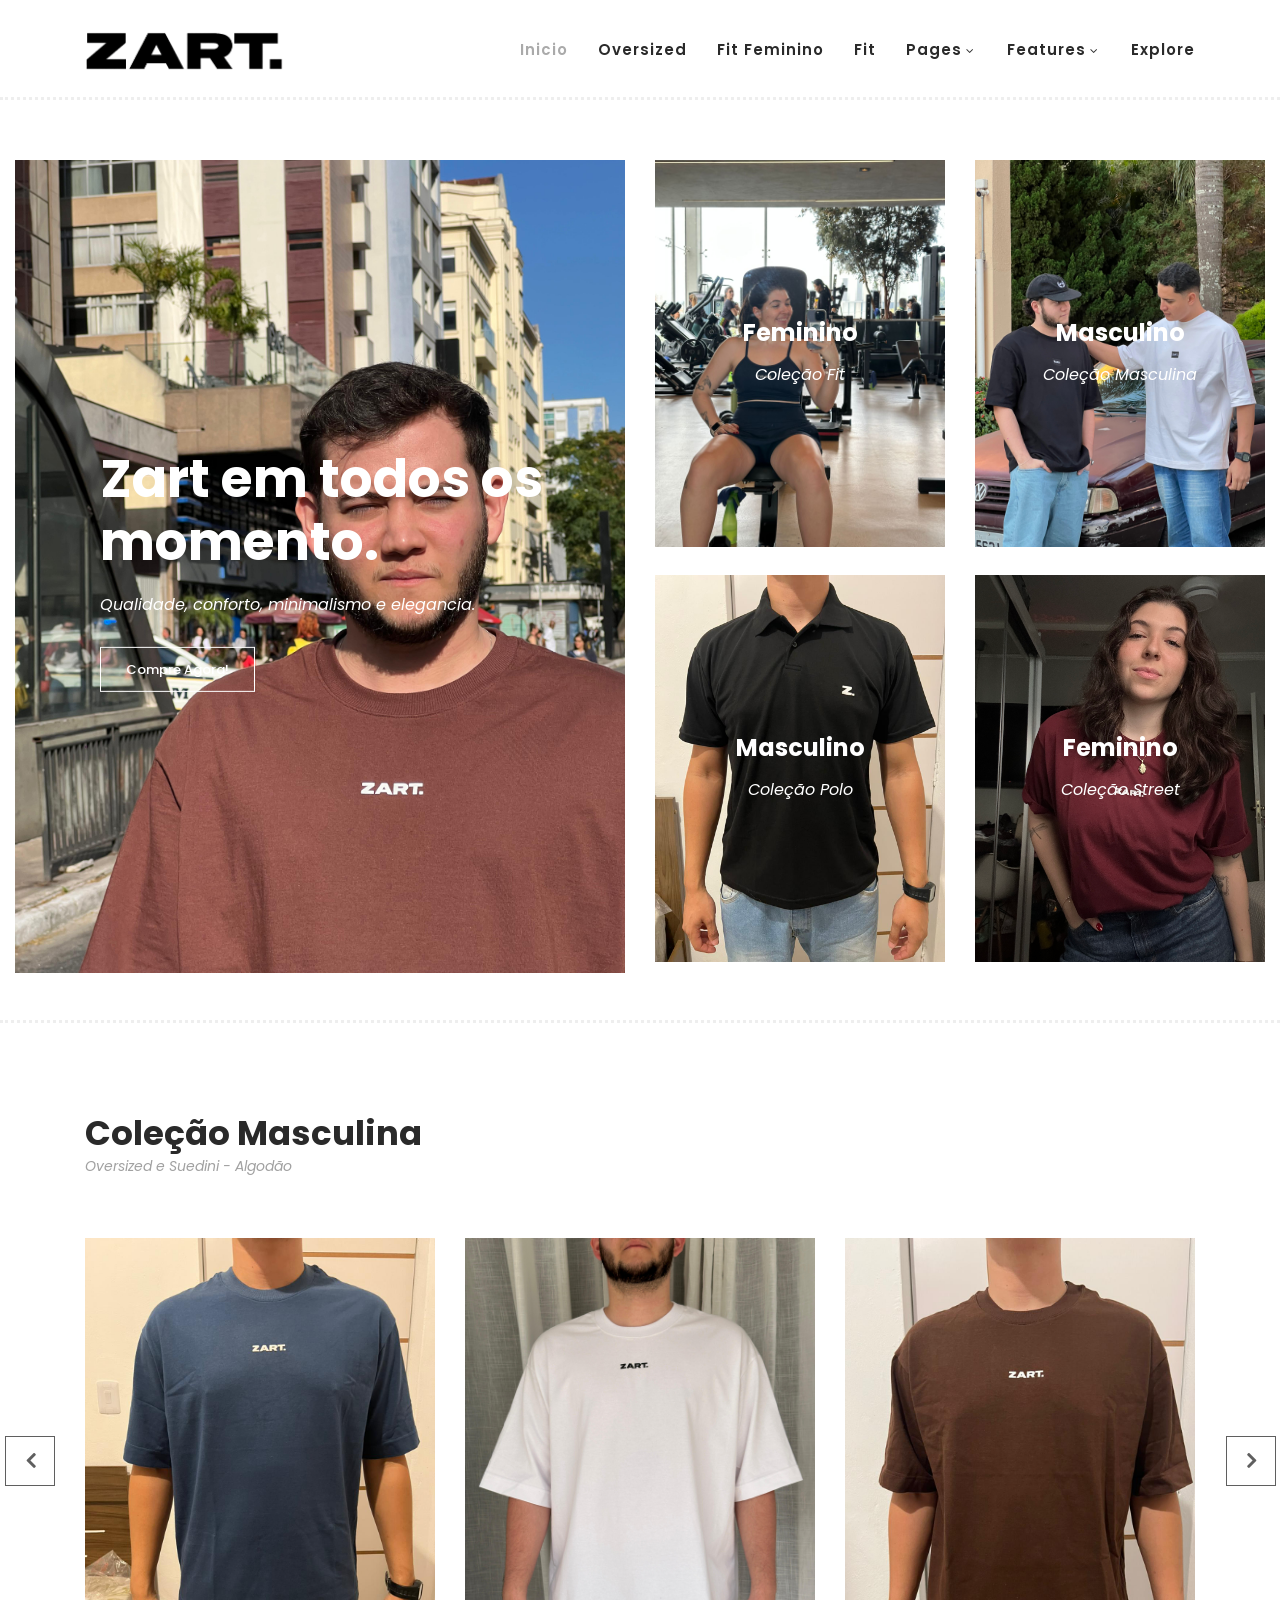
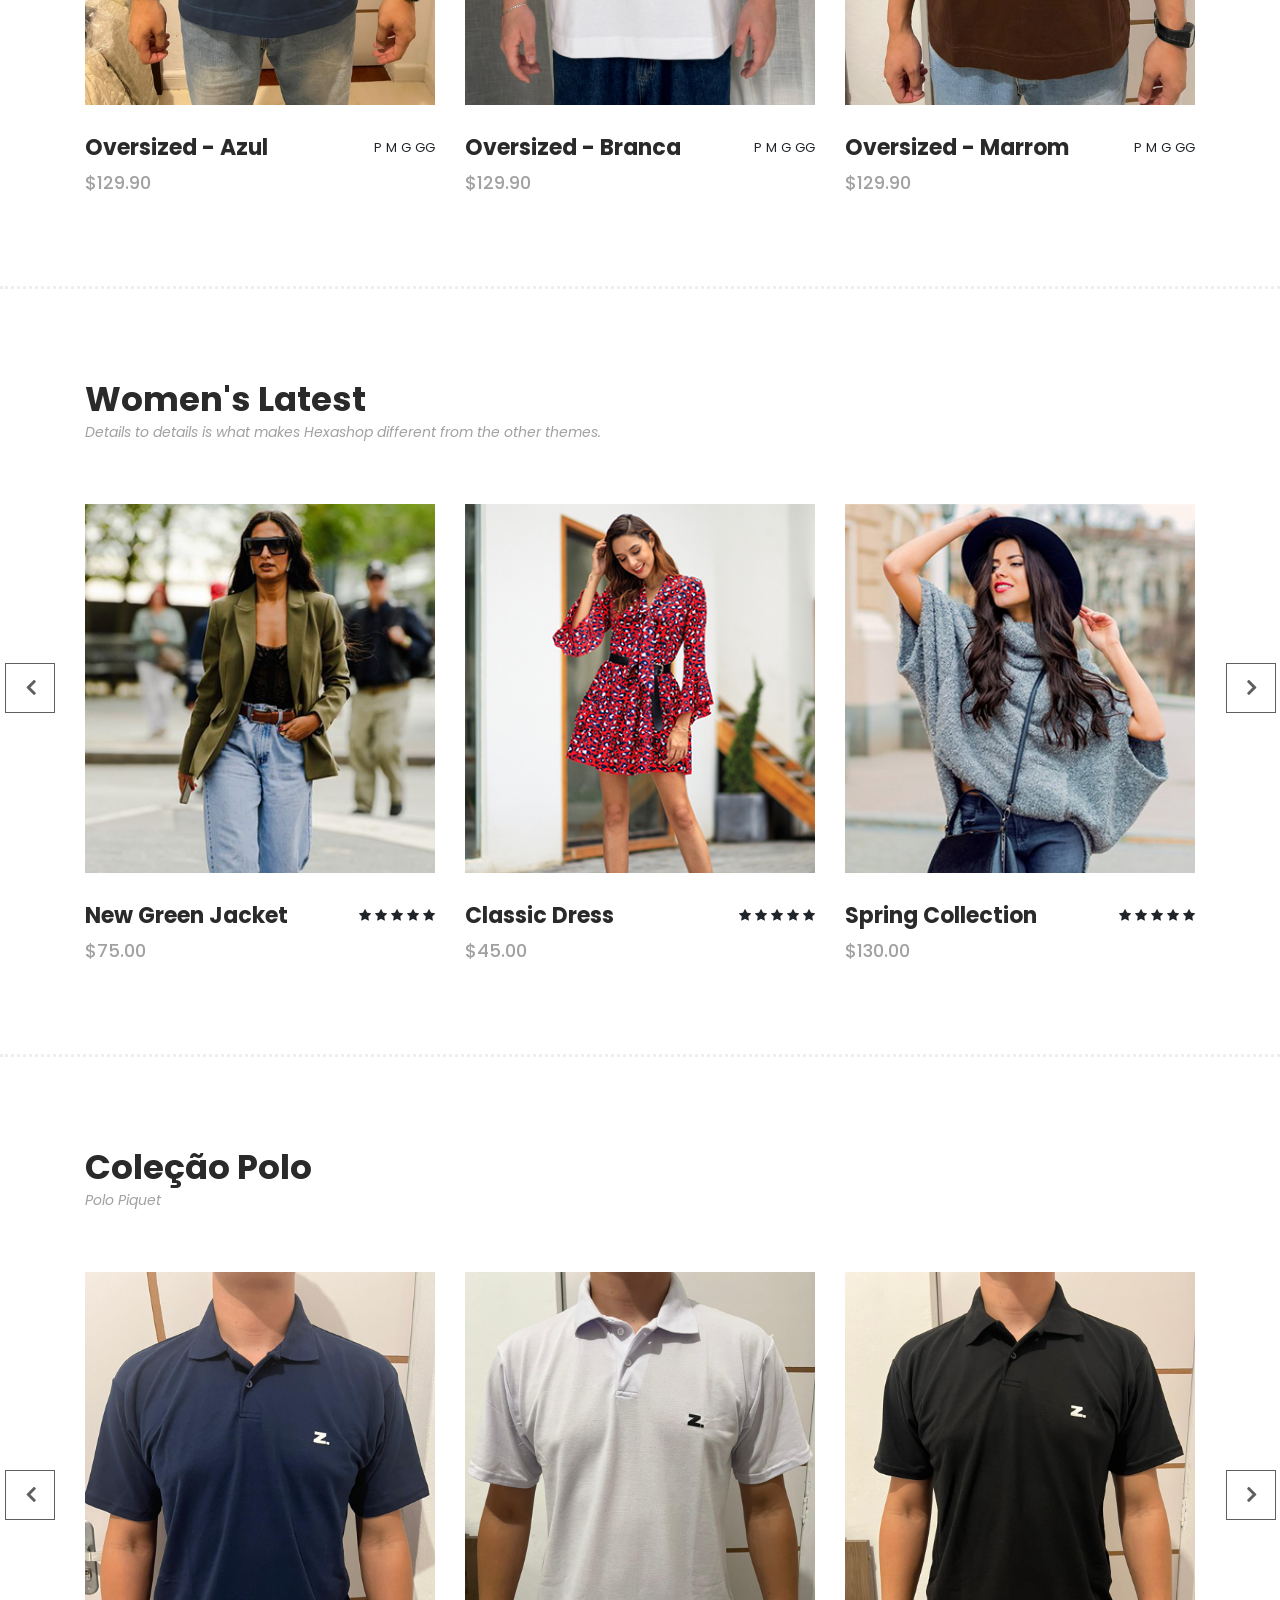
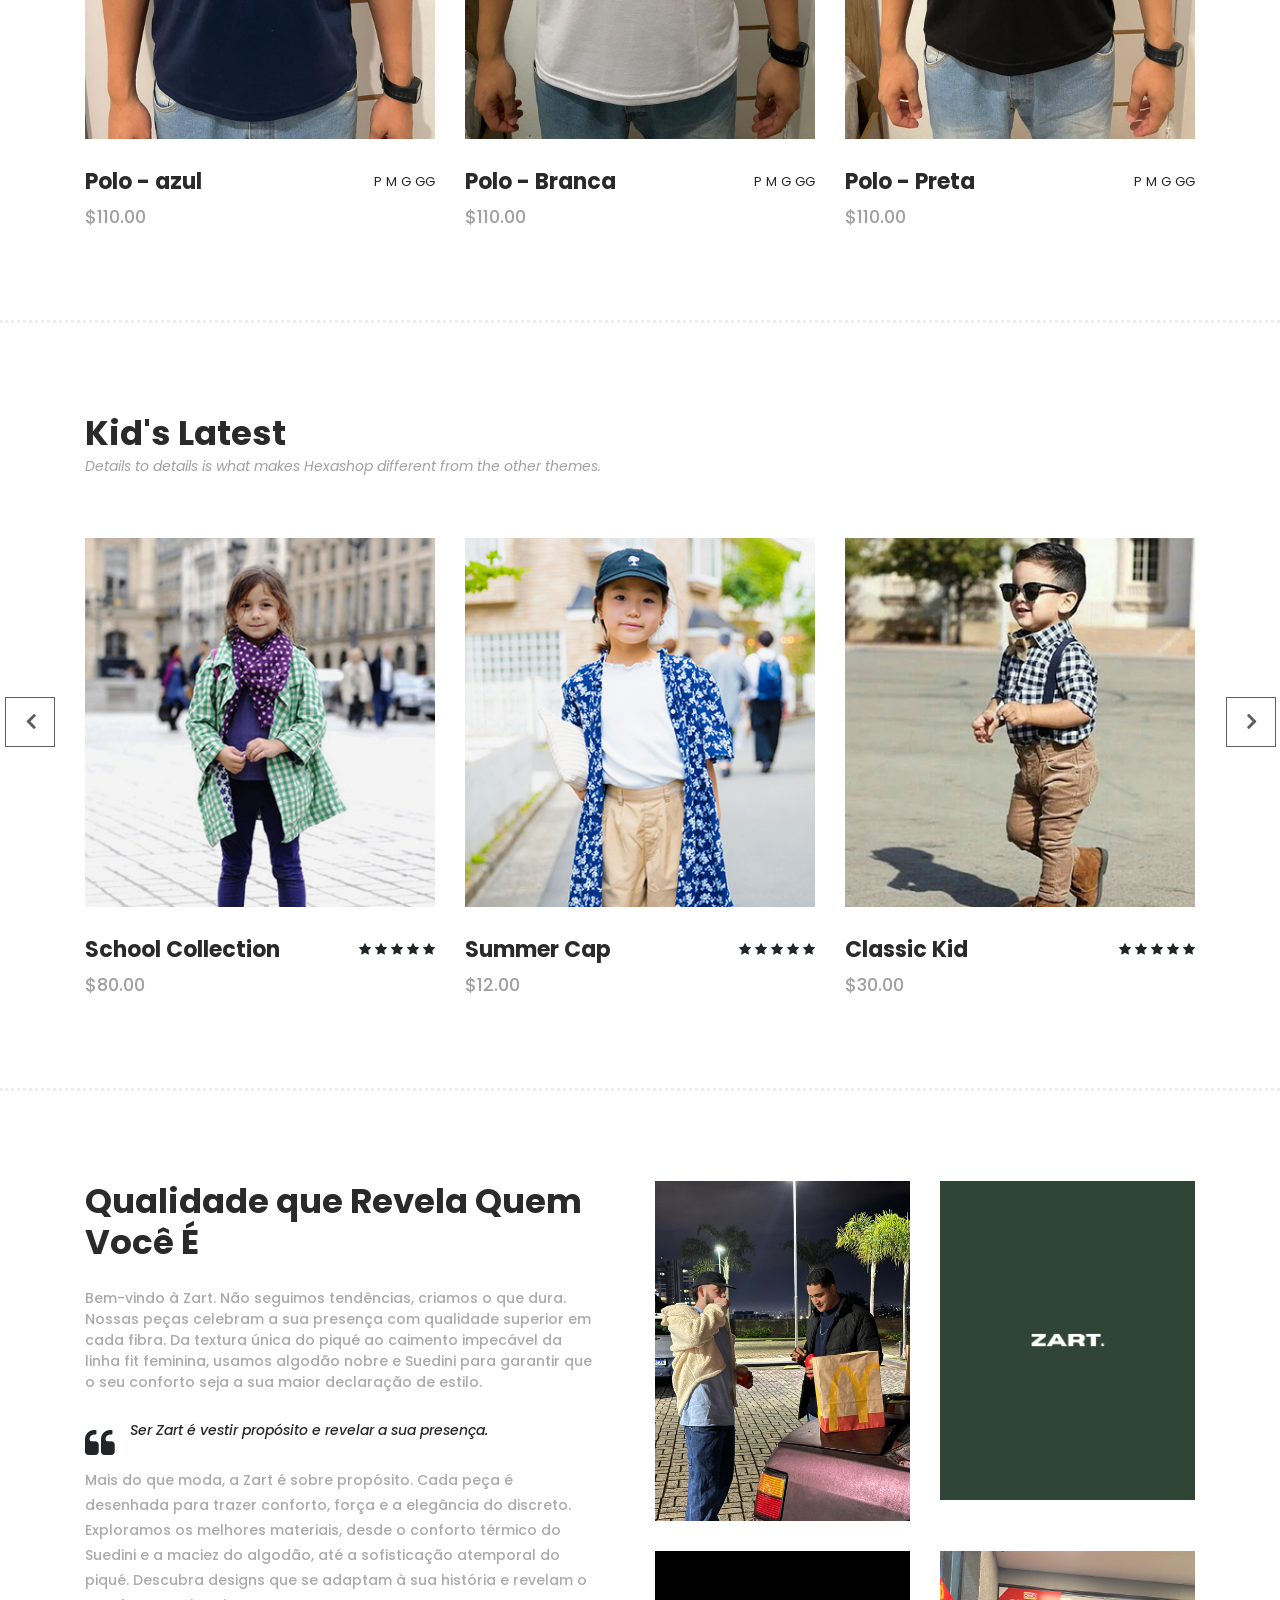
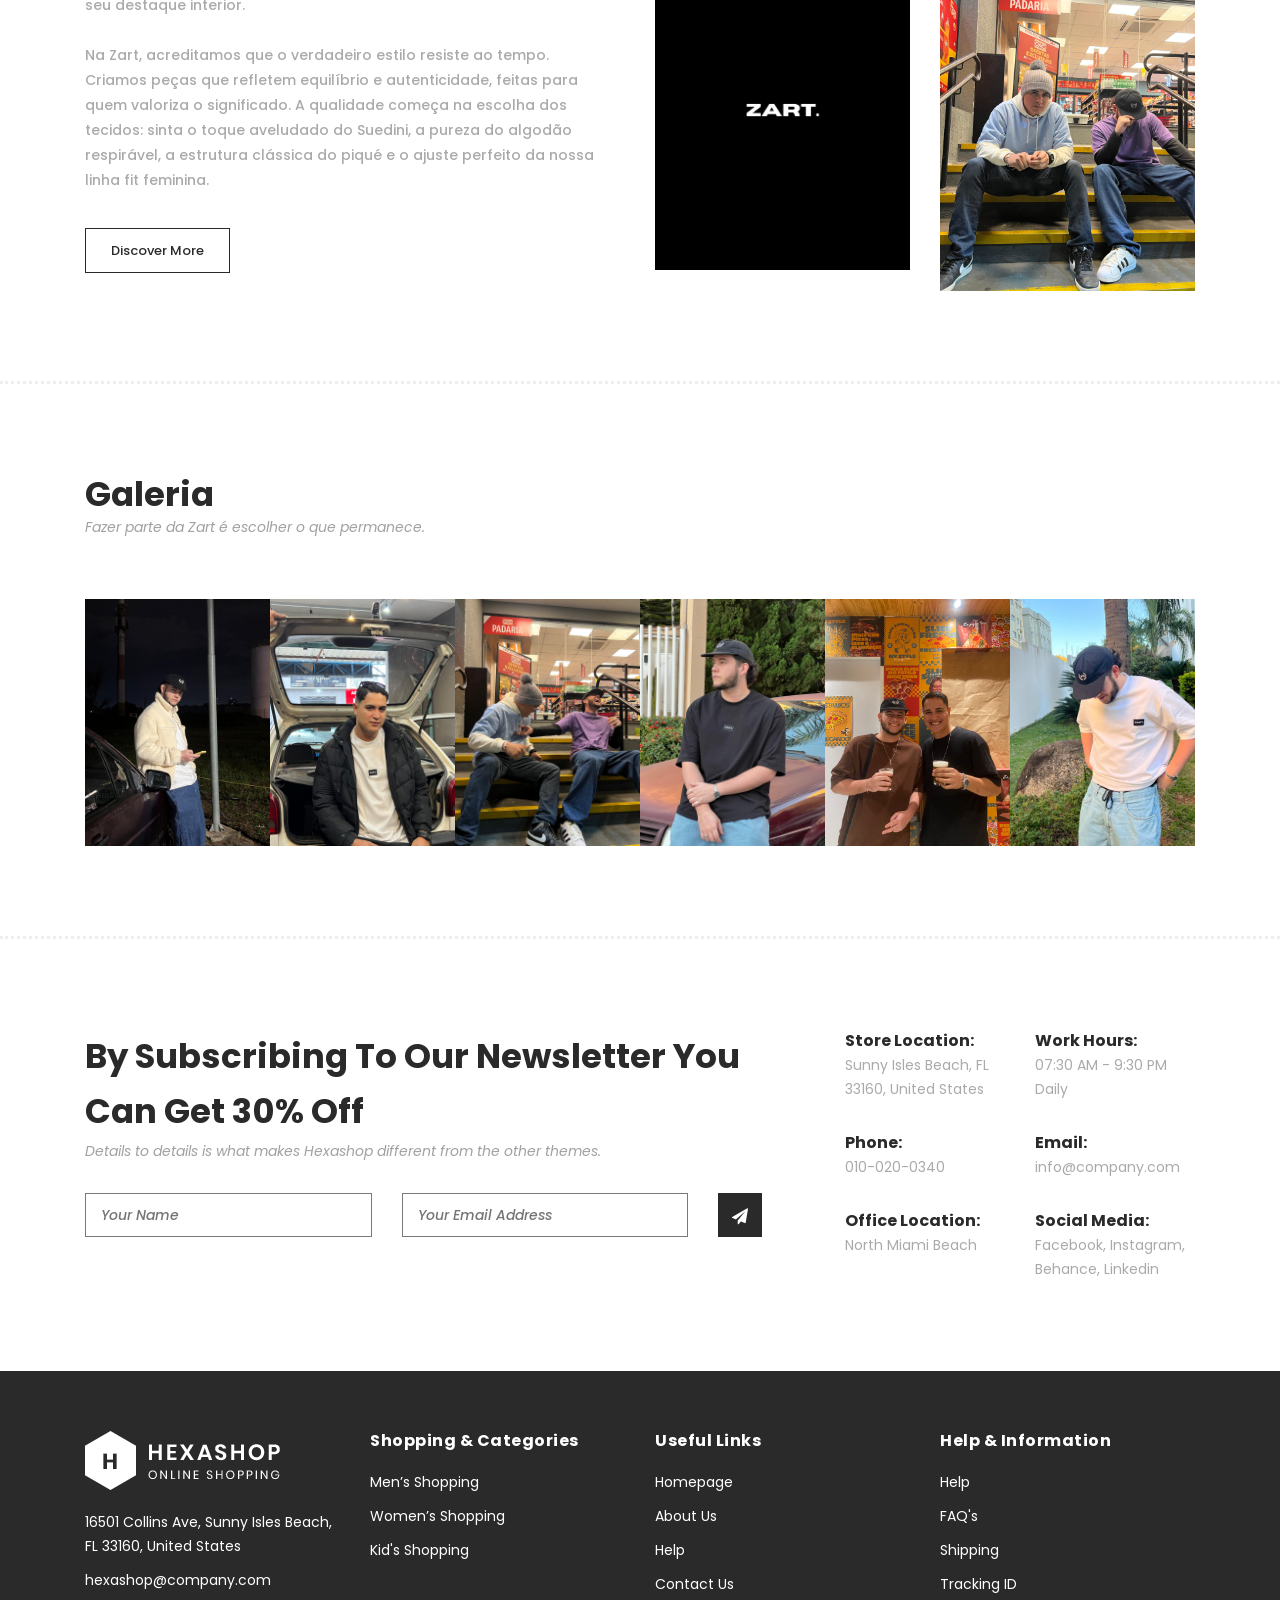
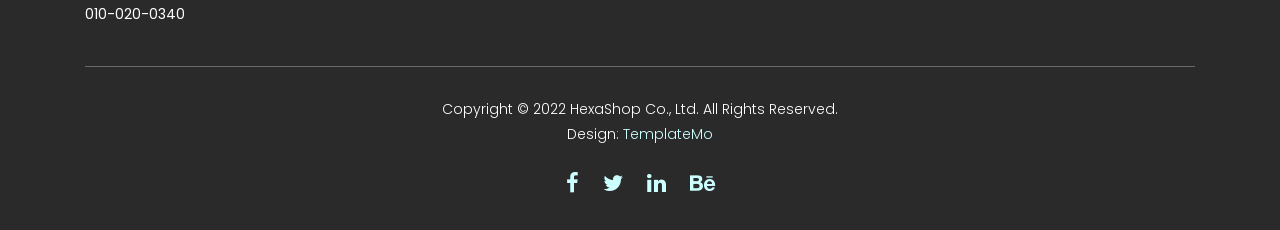
<file: index.html>
<!DOCTYPE html>
<html lang="en">

  <head>

    <meta charset="utf-8">
    <meta name="viewport" content="width=device-width, initial-scale=1, shrink-to-fit=no">
    <meta name="description" content="">
    <meta name="author" content="">
    <link href="https://fonts.googleapis.com/css?family=Poppins:100,200,300,400,500,600,700,800,900&display=swap" rel="stylesheet">

    <title>Zart</title>

    <link rel="icon" href="assets/img/zartAba.png" type="image/png" width="10px">


    <!-- Additional CSS Files -->
    <link rel="stylesheet" type="text/css" href="assets/css/bootstrap.min.css">

    <link rel="stylesheet" type="text/css" href="assets/css/font-awesome.css">

    <link rel="stylesheet" href="assets/css/templatemo-hexashop.css">

    <link rel="stylesheet" href="assets/css/owl-carousel.css">

    <link rel="stylesheet" href="assets/css/lightbox.css">
<!--

TemplateMo 571 Hexashop

https://templatemo.com/tm-571-hexashop

-->
    </head>
    
    <body>
    
    <!-- ***** Preloader Start ***** -->
    <div id="preloader">
        <div class="jumper">
            <div></div>
            <div></div>
            <div></div>
        </div>
    </div>  
    <!-- ***** Preloader End ***** -->
    
    
    <!-- ***** Header Area Start ***** -->
    <header class="header-area header-sticky">
        <div class="container">
            <div class="row">
                <div class="col-12">
                    <nav class="main-nav">
                        <!-- ***** Logo Start ***** -->
                        <a href="index.html" class="logo">
                            <img src="assets/img/zartpreto.png" width="200px">
                        </a>
                        <!-- ***** Logo End ***** -->
                        <!-- ***** Menu Start ***** -->
                        <ul class="nav">
                            <li class="scroll-to-section"><a href="#top" class="active">Inicio</a></li>
                            <li class="scroll-to-section"><a href="#men">Oversized</a></li>
                            <li class="scroll-to-section"><a href="#women">Fit Feminino</a></li>
                            <li class="scroll-to-section"><a href="#polo">Fit</a></li>
                            <li class="submenu">
                                <a href="javascript:;">Pages</a>
                                <ul>
                                    <li><a href="about.html">About Us</a></li>
                                    <li><a href="products.html">Products</a></li>
                                    <li><a href="single-product.html">Single Product</a></li>
                                    <li><a href="contact.html">Contact Us</a></li>
                                </ul>
                            </li>
                            <li class="submenu">
                                <a href="javascript:;">Features</a>
                                <ul>
                                    <li><a href="#">Features Page 1</a></li>
                                    <li><a href="#">Features Page 2</a></li>
                                    <li><a href="#">Features Page 3</a></li>
                                    <li><a rel="nofollow" href="https://templatemo.com/page/4" target="_blank">Template Page 4</a></li>
                                </ul>
                            </li>
                            <li class="scroll-to-section"><a href="#explore">Explore</a></li>
                        </ul>        
                        <a class='menu-trigger'>
                            <span>Menu</span>
                        </a>
                        <!-- ***** Menu End ***** -->
                    </nav>
                </div>
            </div>
        </div>
    </header>
    <!-- ***** Header Area End ***** -->

    <!-- ***** Main Banner Area Start ***** -->
    <div class="main-banner" id="top">
        <div class="container-fluid">
            <div class="row">
                <div class="col-lg-6">
                    <div class="left-content">
                        <div class="thumb">
                            <div class="inner-content">
                                <h4>Zart em todos os momento.</h4>
                                <span>Qualidade, conforto, minimalismo e elegancia.</span>
                                <div class="main-border-button">
                                    <a href="https://www.instagram.com/use_zart/">Compre Agora!</a>
                                </div>
                            </div>
                            <img src="assets/img/emanuel-marrom (3).jpeg" alt="">
                        </div>
                    </div>
                </div>
                <div class="col-lg-6">
                    <div class="right-content">
                        <div class="row">
                            <div class="col-lg-6">
                                <div class="right-first-image">
                                    <div class="thumb">
                                        <div class="inner-content">
                                            <h4>Feminino</h4>
                                            <span>Coleção Fit</span>
                                        </div>
                                        <div class="hover-content">
                                            <div class="inner">
                                                <h4>Confira coleção feminina</h4>
                                                <p>Conforto, qualidade, não marca, pensado para vocês meninas.</p>
                                                <div class="main-border-button">
                                                    <a href="#women">Confira</a>
                                                </div>
                                            </div>
                                        </div>
                                        <img src="assets/img/monalisa.jpeg">
                                    </div>
                                </div>
                            </div>
                            <div class="col-lg-6">
                                <div class="right-first-image">
                                    <div class="thumb">
                                        <div class="inner-content">
                                            <h4>Masculino</h4>
                                            <span>Coleção Masculina</span>
                                        </div>
                                        <div class="hover-content">
                                            <div class="inner">
                                                <h4>Confira coleção masculina</h4>
                                                <p>Oversized e Suedine</p>
                                                <div class="main-border-button">
                                                    <a href="#men">Confira</a>
                                                </div>
                                            </div>
                                        </div>
                                        <img src="assets/img/olhando-camiseta.jpeg">
                                    </div>
                                </div>
                            </div>
                            <div class="col-lg-6">
                                <div class="right-first-image">
                                    <div class="thumb">
                                        <div class="inner-content">
                                            <h4>Masculino</h4>
                                            <span>Coleção Polo</span>
                                        </div>
                                        <div class="hover-content">
                                            <div class="inner">
                                                <h4>Confira coleção polo</h4>
                                                <p>Conforto e elegancia em cada detalhe.</p>
                                                <div class="main-border-button">
                                                    <a href="#polo">Confira</a>
                                                </div>
                                            </div>
                                        </div>
                                        <img src="assets/img/polo-preta-eduardo.jpeg">
                                    </div>
                                </div>
                            </div>
                            <div class="col-lg-6">
                                <div class="right-first-image">
                                    <div class="thumb">
                                        <div class="inner-content">
                                            <h4>Feminino</h4>
                                            <span>Coleção Street</span>
                                        </div>
                                        <div class="hover-content">
                                            <div class="inner">
                                                <h4>Confira coleção street</h4>
                                                <p>Conforto, qualidade e minimalismo.</p>
                                                <div class="main-border-button">
                                                    <a href="#street">Confira</a>
                                                </div>
                                            </div>
                                        </div>
                                        <img src="assets/img/monalisa-street.jpg">
                                    </div>
                                </div>
                            </div>
                        </div>
                    </div>
                </div>
            </div>
        </div>
    </div>
    <!-- ***** Main Banner Area End ***** -->

    <!-- ***** Men Area Starts ***** -->
    <section class="section" id="men">
        <div class="container">
            <div class="row">
                <div class="col-lg-6">
                    <div class="section-heading">
                        <h2>Coleção Masculina</h2>
                        <span>Oversized e Suedini - Algodão</span>
                    </div>
                </div>
            </div>
        </div>
        <div class="container">
            <div class="row">
                <div class="col-lg-12">
                    <div class="men-item-carousel">
                        <div class="owl-men-item owl-carousel">
                            <div class="item">
                                <div class="thumb">
                                    <div class="hover-content">
                                        <ul>
                                            <!-- <li><a href="single-product.html"><i class="fa fa-eye"></i></a></li>
                                            <li><a href="single-product.html"><i class="fa fa-star"></i></a></li> -->
                                            <li><a href="https://www.instagram.com/use_zart/"><i class="fa fa-shopping-cart"></i></a></li>
                                        </ul>
                                    </div>
                                    <img src="assets/img/over-azul.jpeg" alt="">
                                </div>
                                <div class="down-content">
                                    <h4>Oversized - Azul</h4>
                                    <span>$129.90</span>
                                    <ul class="stars">
                                        <li>P</i></li>
                                        <li>M</i></li>
                                        <li>G</i></li>
                                        <li>GG</i></li>
                                    </ul>
                                </div>
                            </div>
                            <div class="item">
                                <div class="thumb">
                                    <div class="hover-content">
                                        <ul>
                                            <!-- <li><a href="single-product.html"><i class="fa fa-eye"></i></a></li>
                                            <li><a href="single-product.html"><i class="fa fa-star"></i></a></li> -->
                                            <li><a href="https://www.instagram.com/use_zart/"><i class="fa fa-shopping-cart"></i></a></li>
                                        </ul>
                                    </div>
                                    <img src="assets/img/over-branca.jpeg" alt="">
                                </div>
                                <div class="down-content">
                                    <h4>Oversized - Branca</h4>
                                    <span>$129.90</span>
                                    <ul class="stars">
                                        <li>P</i></li>
                                        <li>M</i></li>
                                        <li>G</i></li>
                                        <li>GG</i></li>
                                    </ul>
                                </div>
                            </div>
                            <div class="item">
                                <div class="thumb">
                                    <div class="hover-content">
                                        <ul>
                                            <!-- <li><a href="single-product.html"><i class="fa fa-eye"></i></a></li>
                                            <li><a href="single-product.html"><i class="fa fa-star"></i></a></li> -->
                                            <li><a href="https://www.instagram.com/use_zart/"><i class="fa fa-shopping-cart"></i></a></li>
                                        </ul>
                                    </div>
                                    <img src="assets/img/over-marrom.jpeg" alt="">
                                </div>
                                <div class="down-content">
                                    <h4>Oversized - Marrom</h4>
                                    <span>$129.90</span>
                                    <ul class="stars">
                                        <li>P</li>
                                        <li>M</li>
                                        <li>G</i></li>
                                        <li>GG</i></li>
                                    </ul>
                                </div>
                            </div>
                            <div class="item">
                                <div class="thumb">
                                    <div class="hover-content">
                                        <ul>
                                            <!-- <li><a href="single-product.html"><i class="fa fa-eye"></i></a></li>
                                            <li><a href="single-product.html"><i class="fa fa-star"></i></a></li> -->
                                            <li><a href="https://www.instagram.com/use_zart/"><i class="fa fa-shopping-cart"></i></a></li>
                                        </ul>
                                    </div>
                                    <img src="assets/img/over-verde.jpeg" alt="">
                                </div>
                                <div class="down-content">
                                    <h4>Oversized - Verde</h4>
                                    <span>$129.90</span>
                                    <ul class="stars">
                                        <li>P</li>
                                        <li>M</li>
                                        <li>G</li>
                                        <li>GG</li>
                                    </ul>
                                </div>
                            </div>
                        </div>
                    </div>
                </div>
            </div>
        </div>
    </section>
    <!-- ***** Men Area Ends ***** -->

    <!-- ***** Women Area Starts ***** -->
    <section class="section" id="women">
        <div class="container">
            <div class="row">
                <div class="col-lg-6">
                    <div class="section-heading">
                        <h2>Women's Latest</h2>
                        <span>Details to details is what makes Hexashop different from the other themes.</span>
                    </div>
                </div>
            </div>
        </div>
        <div class="container">
            <div class="row">
                <div class="col-lg-12">
                    <div class="women-item-carousel">
                        <div class="owl-women-item owl-carousel">
                            <div class="item">
                                <div class="thumb">
                                    <div class="hover-content">
                                        <ul>
                                            <li><a href="single-product.html"><i class="fa fa-eye"></i></a></li>
                                            <li><a href="single-product.html"><i class="fa fa-star"></i></a></li>
                                            <li><a href="single-product.html"><i class="fa fa-shopping-cart"></i></a></li>
                                        </ul>
                                    </div>
                                    <img src="assets/images/women-01.jpg" alt="">
                                </div>
                                <div class="down-content">
                                    <h4>New Green Jacket</h4>
                                    <span>$75.00</span>
                                    <ul class="stars">
                                        <li><i class="fa fa-star"></i></li>
                                        <li><i class="fa fa-star"></i></li>
                                        <li><i class="fa fa-star"></i></li>
                                        <li><i class="fa fa-star"></i></li>
                                        <li><i class="fa fa-star"></i></li>
                                    </ul>
                                </div>
                            </div>
                            <div class="item">
                                <div class="thumb">
                                    <div class="hover-content">
                                        <ul>
                                            <li><a href="single-product.html"><i class="fa fa-eye"></i></a></li>
                                            <li><a href="single-product.html"><i class="fa fa-star"></i></a></li>
                                            <li><a href="single-product.html"><i class="fa fa-shopping-cart"></i></a></li>
                                        </ul>
                                    </div>
                                    <img src="assets/images/women-02.jpg" alt="">
                                </div>
                                <div class="down-content">
                                    <h4>Classic Dress</h4>
                                    <span>$45.00</span>
                                    <ul class="stars">
                                        <li><i class="fa fa-star"></i></li>
                                        <li><i class="fa fa-star"></i></li>
                                        <li><i class="fa fa-star"></i></li>
                                        <li><i class="fa fa-star"></i></li>
                                        <li><i class="fa fa-star"></i></li>
                                    </ul>
                                </div>
                            </div>
                            <div class="item">
                                <div class="thumb">
                                    <div class="hover-content">
                                        <ul>
                                            <li><a href="single-product.html"><i class="fa fa-eye"></i></a></li>
                                            <li><a href="single-product.html"><i class="fa fa-star"></i></a></li>
                                            <li><a href="single-product.html"><i class="fa fa-shopping-cart"></i></a></li>
                                        </ul>
                                    </div>
                                    <img src="assets/images/women-03.jpg" alt="">
                                </div>
                                <div class="down-content">
                                    <h4>Spring Collection</h4>
                                    <span>$130.00</span>
                                    <ul class="stars">
                                        <li><i class="fa fa-star"></i></li>
                                        <li><i class="fa fa-star"></i></li>
                                        <li><i class="fa fa-star"></i></li>
                                        <li><i class="fa fa-star"></i></li>
                                        <li><i class="fa fa-star"></i></li>
                                    </ul>
                                </div>
                            </div>
                            <div class="item">
                                <div class="thumb">
                                    <div class="hover-content">
                                        <ul>
                                            <li><a href="single-product.html"><i class="fa fa-eye"></i></a></li>
                                            <li><a href="single-product.html"><i class="fa fa-star"></i></a></li>
                                            <li><a href="single-product.html"><i class="fa fa-shopping-cart"></i></a></li>
                                        </ul>
                                    </div>
                                    <img src="assets/images/women-01.jpg" alt="">
                                </div>
                                <div class="down-content">
                                    <h4>Classic Spring</h4>
                                    <span>$120.00</span>
                                    <ul class="stars">
                                        <li><i class="fa fa-star"></i></li>
                                        <li><i class="fa fa-star"></i></li>
                                        <li><i class="fa fa-star"></i></li>
                                        <li><i class="fa fa-star"></i></li>
                                        <li><i class="fa fa-star"></i></li>
                                    </ul>
                                </div>
                            </div>
                        </div>
                    </div>
                </div>
            </div>
        </div>
    </section>
    <!-- ***** Women Area Ends ***** -->

    <!-- ***** Polo Area Starts ***** -->
    <section class="section" id="polo">
        <div class="container">
            <div class="row">
                <div class="col-lg-6">
                    <div class="section-heading">
                        <h2>Coleção Polo</h2>
                        <span>Polo Piquet</span>
                    </div>
                </div>
            </div>
        </div>
        <div class="container">
            <div class="row">
                <div class="col-lg-12">
                    <div class="kid-item-carousel">
                        <div class="owl-kid-item owl-carousel">
                            <div class="item">
                                <div class="thumb">
                                    <div class="hover-content">
                                        <ul>
                                            <!-- <li><a href="single-product.html"><i class="fa fa-eye"></i></a></li>
                                            <li><a href="single-product.html"><i class="fa fa-star"></i></a></li> -->
                                            <li><a href="https://www.instagram.com/use_zart/"><i class="fa fa-shopping-cart"></i></a></li>
                                        </ul>
                                    </div>
                                    <img src="assets/img/polo-azul.jpeg" alt="">
                                </div>
                                <div class="down-content">
                                    <h4>Polo - azul</h4>
                                    <span>$110.00</span>
                                    <ul class="stars">
                                        <li>P</i></li>
                                        <li>M</i></li>
                                        <li>G</i></li>
                                        <li>GG</i></li>
                                    </ul>
                                </div>
                            </div>
                            <div class="item">
                                <div class="thumb">
                                    <div class="hover-content">
                                        <ul>
                                            <!-- <li><a href="single-product.html"><i class="fa fa-eye"></i></a></li>
                                            <li><a href="single-product.html"><i class="fa fa-star"></i></a></li> -->
                                            <li><a href="https://www.instagram.com/use_zart/"><i class="fa fa-shopping-cart"></i></a></li>
                                        </ul>
                                    </div>
                                    <img src="assets/img/polo-branca.jpeg" alt="">
                                </div>
                                <div class="down-content">
                                    <h4>Polo - Branca</h4>
                                    <span>$110.00</span>
                                    <ul class="stars">
                                        <li>P</i></li>
                                        <li>M</i></li>
                                        <li>G</i></li>
                                        <li>GG</i></li>
                                    </ul>
                                </div>
                            </div>
                            <div class="item">
                                <div class="thumb">
                                    <div class="hover-content">
                                        <ul>
                                            <!-- <li><a href="single-product.html"><i class="fa fa-eye"></i></a></li>
                                            <li><a href="single-product.html"><i class="fa fa-star"></i></a></li> -->
                                            <li><a href="https://www.instagram.com/use_zart/"><i class="fa fa-shopping-cart"></i></a></li>
                                        </ul>
                                    </div>
                                    <img src="assets/img/polo-preta-eduardo.jpeg" alt="">
                                </div>
                                <div class="down-content">
                                    <h4>Polo - Preta</h4>
                                    <span>$110.00</span>
                                    <ul class="stars">
                                        <li>P</i></li>
                                        <li>M</i></li>
                                        <li>G</i></li>
                                        <li>GG</i></li>
                                    </ul>
                                </div>
                            </div>
                            <div class="item">
                                <div class="thumb">
                                    <div class="hover-content">
                                        <ul>
                                            <!-- <li><a href="single-product.html"><i class="fa fa-eye"></i></a></li>
                                            <li><a href="single-product.html"><i class="fa fa-star"></i></a></li> -->
                                            <li><a href="https://www.instagram.com/use_zart/"><i class="fa fa-shopping-cart"></i></a></li>
                                        </ul>
                                    </div>
                                    <img src="assets/img/polo-azul-costas.jpeg" alt="">
                                </div>
                                <div class="down-content">
                                    <h4>Polo - Azul</h4>
                                    <span>$110.00</span>
                                    <ul class="stars">
                                        <li>P</i></li>
                                        <li>M</i></li>
                                        <li>G</i></li>
                                        <li>GG</i></li>
                                    </ul>
                                </div>
                            </div>
                            <div class="item">
                                <div class="thumb">
                                    <div class="hover-content">
                                        <ul>
                                            <!-- <li><a href="single-product.html"><i class="fa fa-eye"></i></a></li>
                                            <li><a href="single-product.html"><i class="fa fa-star"></i></a></li> -->
                                            <li><a href="https://www.instagram.com/use_zart/"><i class="fa fa-shopping-cart"></i></a></li>
                                        </ul>
                                    </div>
                                    <img src="assets/img/polo-branca-costas.jpeg" alt="">
                                </div>
                                <div class="down-content">
                                    <h4>Polo - Branca</h4>
                                    <span>$110.00</span>
                                    <ul class="stars">
                                        <li>P</i></li>
                                        <li>M</i></li>
                                        <li>G</i></li>
                                        <li>GG</i></li>
                                    </ul>
                                </div>
                            </div>
                            <div class="item">
                                <div class="thumb">
                                    <div class="hover-content">
                                        <ul>
                                            <!-- <li><a href="single-product.html"><i class="fa fa-eye"></i></a></li>
                                            <li><a href="single-product.html"><i class="fa fa-star"></i></a></li> -->
                                            <li><a href="https://www.instagram.com/use_zart/"><i class="fa fa-shopping-cart"></i></a></li>
                                        </ul>
                                    </div>
                                    <img src="assets/img/polo-preta-costas.jpeg" alt="">
                                </div>
                                <div class="down-content">
                                    <h4>Polo - Preta</h4>
                                    <span>$110.00</span>
                                    <ul class="stars">
                                        <li>P</i></li>
                                        <li>M</i></li>
                                        <li>G</i></li>
                                        <li>GG</i></li>
                                    </ul>
                                </div>
                            </div>
                        </div>
                    </div>
                </div>
            </div>
        </div>
    </section>
    <!-- ***** Polo Area Ends ***** -->

    <!-- ***** Street Area Starts ***** -->
    <section class="section" id="street">
        <div class="container">
            <div class="row">
                <div class="col-lg-6">
                    <div class="section-heading">
                        <h2>Kid's Latest</h2>
                        <span>Details to details is what makes Hexashop different from the other themes.</span>
                    </div>
                </div>
            </div>
        </div>
        <div class="container">
            <div class="row">
                <div class="col-lg-12">
                    <div class="kid-item-carousel">
                        <div class="owl-kid-item owl-carousel">
                            <div class="item">
                                <div class="thumb">
                                    <div class="hover-content">
                                        <ul>
                                            <li><a href="single-product.html"><i class="fa fa-eye"></i></a></li>
                                            <li><a href="single-product.html"><i class="fa fa-star"></i></a></li>
                                            <li><a href="single-product.html"><i class="fa fa-shopping-cart"></i></a></li>
                                        </ul>
                                    </div>
                                    <img src="assets/images/kid-01.jpg" alt="">
                                </div>
                                <div class="down-content">
                                    <h4>School Collection</h4>
                                    <span>$80.00</span>
                                    <ul class="stars">
                                        <li><i class="fa fa-star"></i></li>
                                        <li><i class="fa fa-star"></i></li>
                                        <li><i class="fa fa-star"></i></li>
                                        <li><i class="fa fa-star"></i></li>
                                        <li><i class="fa fa-star"></i></li>
                                    </ul>
                                </div>
                            </div>
                            <div class="item">
                                <div class="thumb">
                                    <div class="hover-content">
                                        <ul>
                                            <li><a href="single-product.html"><i class="fa fa-eye"></i></a></li>
                                            <li><a href="single-product.html"><i class="fa fa-star"></i></a></li>
                                            <li><a href="single-product.html"><i class="fa fa-shopping-cart"></i></a></li>
                                        </ul>
                                    </div>
                                    <img src="assets/images/kid-02.jpg" alt="">
                                </div>
                                <div class="down-content">
                                    <h4>Summer Cap</h4>
                                    <span>$12.00</span>
                                    <ul class="stars">
                                        <li><i class="fa fa-star"></i></li>
                                        <li><i class="fa fa-star"></i></li>
                                        <li><i class="fa fa-star"></i></li>
                                        <li><i class="fa fa-star"></i></li>
                                        <li><i class="fa fa-star"></i></li>
                                    </ul>
                                </div>
                            </div>
                            <div class="item">
                                <div class="thumb">
                                    <div class="hover-content">
                                        <ul>
                                            <li><a href="single-product.html"><i class="fa fa-eye"></i></a></li>
                                            <li><a href="single-product.html"><i class="fa fa-star"></i></a></li>
                                            <li><a href="single-product.html"><i class="fa fa-shopping-cart"></i></a></li>
                                        </ul>
                                    </div>
                                    <img src="assets/images/kid-03.jpg" alt="">
                                </div>
                                <div class="down-content">
                                    <h4>Classic Kid</h4>
                                    <span>$30.00</span>
                                    <ul class="stars">
                                        <li><i class="fa fa-star"></i></li>
                                        <li><i class="fa fa-star"></i></li>
                                        <li><i class="fa fa-star"></i></li>
                                        <li><i class="fa fa-star"></i></li>
                                        <li><i class="fa fa-star"></i></li>
                                    </ul>
                                </div>
                            </div>
                            <div class="item">
                                <div class="thumb">
                                    <div class="hover-content">
                                        <ul>
                                            <li><a href="single-product.html"><i class="fa fa-eye"></i></a></li>
                                            <li><a href="single-product.html"><i class="fa fa-star"></i></a></li>
                                            <li><a href="single-product.html"><i class="fa fa-shopping-cart"></i></a></li>
                                        </ul>
                                    </div>
                                    <img src="assets/images/kid-01.jpg" alt="">
                                </div>
                                <div class="down-content">
                                    <h4>Classic Spring</h4>
                                    <span>$120.00</span>
                                    <ul class="stars">
                                        <li><i class="fa fa-star"></i></li>
                                        <li><i class="fa fa-star"></i></li>
                                        <li><i class="fa fa-star"></i></li>
                                        <li><i class="fa fa-star"></i></li>
                                        <li><i class="fa fa-star"></i></li>
                                    </ul>
                                </div>
                            </div>
                        </div>
                    </div>
                </div>
            </div>
        </div>
    </section>
    <!-- ***** Street Area Ends ***** -->

    <!-- ***** Explore Area Starts ***** -->
    <section class="section" id="explore">
        <div class="container">
            <div class="row">
                <div class="col-lg-6">
                    <div class="left-content">
                        <h2>Qualidade que Revela Quem Você É</h2>
                        <span>Bem-vindo à Zart. Não seguimos tendências, criamos o que dura. Nossas peças celebram a sua presença com qualidade superior em cada fibra. Da textura única do piqué ao caimento impecável da linha fit feminina, usamos algodão nobre e Suedini para garantir que o seu conforto seja a sua maior declaração de estilo.</span>
                        <div class="quote">
                            <i class="fa fa-quote-left"></i><p>Ser Zart é vestir propósito e revelar a sua presença.</p>
                        </div>
                        <p>Mais do que moda, a Zart é sobre propósito. Cada peça é desenhada para trazer conforto, força e a elegância do discreto. Exploramos os melhores materiais, desde o conforto térmico do Suedini e a maciez do algodão, até a sofisticação atemporal do piqué. Descubra designs que se adaptam à sua história e revelam o seu destaque interior.</p>
                        <p>Na Zart, acreditamos que o verdadeiro estilo resiste ao tempo. Criamos peças que refletem equilíbrio e autenticidade, feitas para quem valoriza o significado. A qualidade começa na escolha dos tecidos: sinta o toque aveludado do Suedini, a pureza do algodão respirável, a estrutura clássica do piqué e o ajuste perfeito da nossa linha fit feminina.</p>
                        <div class="main-border-button">
                            <a href="about.html">Discover More</a>
                        </div>
                    </div>
                </div>
                <div class="col-lg-6">
                    <div class="right-content">
                        <div class="row">
                            <div class="col-lg-6">
                                <div class="leather">
                                    <img src="assets/img/zart-batata.jpeg" alt="">
                                </div>
                            </div>
                            <div class="col-lg-6">
                                <div class="first-image">
                                    <img src="assets/img/zart-verde (2).jpeg" alt="">
                                </div>
                            </div>
                            <div class="col-lg-6">
                                <div class="second-image">
                                    <img src="assets/img/zart-preta.jpeg" alt="">
                                </div>
                            </div>
                            <div class="col-lg-6">
                                <div class="types">
                                    <img src="assets/img/pocoio.jpg" alt="">
                                </div>
                            </div>
                        </div>
                    </div>
                </div>
            </div>
        </div>
    </section>
    <!-- ***** Explore Area Ends ***** -->

    <!-- ***** Social Area Starts ***** -->
    <section class="section" id="social">
        <div class="container">
            <div class="row">
                <div class="col-lg-12">
                    <div class="section-heading">
                        <h2>Galeria</h2>
                        <span>Fazer parte da Zart é escolher o que permanece.</span>
                    </div>
                </div>
            </div>
        </div>
        <div class="container">
            <div class="row images">
                <div class="col-2">
                    <div class="thumb">
                        <div class="icon">
                            <a href="https://www.instagram.com/use_zart/">
                                <h6>Zart</h6>
                                <i class="fa fa-instagram"></i>
                            </a>
                        </div>
                        <img src="assets/img/emanuel-carro.jpeg" alt="">
                    </div>
                </div>
                <div class="col-2">
                    <div class="thumb">
                        <div class="icon">
                            <a href="https://www.instagram.com/use_zart/">
                                <h6>Zart</h6>
                                <i class="fa fa-instagram"></i>
                            </a>
                        </div>
                        <img src="assets/img/eduardo-carro.jpeg" alt="">
                    </div>
                </div>
                <div class="col-2">
                    <div class="thumb">
                        <div class="icon">
                            <a href="https://www.instagram.com/use_zart/">
                                <h6>Zart</h6>
                                <i class="fa fa-instagram"></i>
                            </a>
                        </div>
                        <img src="assets/img/pocoio-2.jpg" alt="">
                    </div>
                </div>
                <div class="col-2">
                    <div class="thumb">
                        <div class="icon">
                            <a href="https://www.instagram.com/use_zart/">
                                <h6>Zart</h6>
                                <i class="fa fa-instagram"></i>
                            </a>
                        </div>
                        <img src="assets/img/emanuel-carro-olhando.jpeg" alt="">
                    </div>
                </div>
                <div class="col-2">
                    <div class="thumb">
                        <div class="icon">
                            <a href="https://www.instagram.com/use_zart/">
                                <h6>Zart</h6>
                                <i class="fa fa-instagram"></i>
                            </a>
                        </div>
                        <img src="assets/img/emanuel-zattar-breja.jpg" alt="">
                    </div>
                </div>
                <div class="col-2">
                    <div class="thumb">
                        <div class="icon">
                            <a href="https://www.instagram.com/use_zart/">
                                <h6>Zart</h6>
                                <i class="fa fa-instagram"></i>
                            </a>
                        </div>
                        <img src="assets/img/emanuel-over-branca.jpeg" alt="">
                    </div>
                </div>
            </div>
        </div>
    </section>
    <!-- ***** Social Area Ends ***** -->

    <!-- ***** Subscribe Area Starts ***** -->
    <div class="subscribe">
        <div class="container">
            <div class="row">
                <div class="col-lg-8">
                    <div class="section-heading">
                        <h2>By Subscribing To Our Newsletter You Can Get 30% Off</h2>
                        <span>Details to details is what makes Hexashop different from the other themes.</span>
                    </div>
                    <form id="subscribe" action="" method="get">
                        <div class="row">
                          <div class="col-lg-5">
                            <fieldset>
                              <input name="name" type="text" id="name" placeholder="Your Name" required="">
                            </fieldset>
                          </div>
                          <div class="col-lg-5">
                            <fieldset>
                              <input name="email" type="text" id="email" pattern="[^ @]*@[^ @]*" placeholder="Your Email Address" required="">
                            </fieldset>
                          </div>
                          <div class="col-lg-2">
                            <fieldset>
                              <button type="submit" id="form-submit" class="main-dark-button"><i class="fa fa-paper-plane"></i></button>
                            </fieldset>
                          </div>
                        </div>
                    </form>
                </div>
                <div class="col-lg-4">
                    <div class="row">
                        <div class="col-6">
                            <ul>
                                <li>Store Location:<br><span>Sunny Isles Beach, FL 33160, United States</span></li>
                                <li>Phone:<br><span>010-020-0340</span></li>
                                <li>Office Location:<br><span>North Miami Beach</span></li>
                            </ul>
                        </div>
                        <div class="col-6">
                            <ul>
                                <li>Work Hours:<br><span>07:30 AM - 9:30 PM Daily</span></li>
                                <li>Email:<br><span>info@company.com</span></li>
                                <li>Social Media:<br><span><a href="#">Facebook</a>, <a href="#">Instagram</a>, <a href="#">Behance</a>, <a href="#">Linkedin</a></span></li>
                            </ul>
                        </div>
                    </div>
                </div>
            </div>
        </div>
    </div>
    <!-- ***** Subscribe Area Ends ***** -->
    
    <!-- ***** Footer Start ***** -->
    <footer>
        <div class="container">
            <div class="row">
                <div class="col-lg-3">
                    <div class="first-item">
                        <div class="logo">
                            <img src="assets/images/white-logo.png" alt="ZART.">
                        </div>
                        <ul>
                            <li><a href="#">16501 Collins Ave, Sunny Isles Beach, FL 33160, United States</a></li>
                            <li><a href="#">hexashop@company.com</a></li>
                            <li><a href="#">010-020-0340</a></li>
                        </ul>
                    </div>
                </div>
                <div class="col-lg-3">
                    <h4>Shopping &amp; Categories</h4>
                    <ul>
                        <li><a href="#">Men’s Shopping</a></li>
                        <li><a href="#">Women’s Shopping</a></li>
                        <li><a href="#">Kid's Shopping</a></li>
                    </ul>
                </div>
                <div class="col-lg-3">
                    <h4>Useful Links</h4>
                    <ul>
                        <li><a href="#">Homepage</a></li>
                        <li><a href="#">About Us</a></li>
                        <li><a href="#">Help</a></li>
                        <li><a href="#">Contact Us</a></li>
                    </ul>
                </div>
                <div class="col-lg-3">
                    <h4>Help &amp; Information</h4>
                    <ul>
                        <li><a href="#">Help</a></li>
                        <li><a href="#">FAQ's</a></li>
                        <li><a href="#">Shipping</a></li>
                        <li><a href="#">Tracking ID</a></li>
                    </ul>
                </div>
                <div class="col-lg-12">
                    <div class="under-footer">
                        <p>Copyright © 2022 HexaShop Co., Ltd. All Rights Reserved. 
                        
                        <br>Design: <a href="https://templatemo.com" target="_parent" title="free css templates">TemplateMo</a></p>
                        <ul>
                            <li><a href="#"><i class="fa fa-facebook"></i></a></li>
                            <li><a href="#"><i class="fa fa-twitter"></i></a></li>
                            <li><a href="#"><i class="fa fa-linkedin"></i></a></li>
                            <li><a href="#"><i class="fa fa-behance"></i></a></li>
                        </ul>
                    </div>
                </div>
            </div>
        </div>
    </footer>
    

    <!-- jQuery -->
    <script src="assets/js/jquery-2.1.0.min.js"></script>

    <!-- Bootstrap -->
    <script src="assets/js/popper.js"></script>
    <script src="assets/js/bootstrap.min.js"></script>

    <!-- Plugins -->
    <script src="assets/js/owl-carousel.js"></script>
    <script src="assets/js/accordions.js"></script>
    <script src="assets/js/datepicker.js"></script>
    <script src="assets/js/scrollreveal.min.js"></script>
    <script src="assets/js/waypoints.min.js"></script>
    <script src="assets/js/jquery.counterup.min.js"></script>
    <script src="assets/js/imgfix.min.js"></script> 
    <script src="assets/js/slick.js"></script> 
    <script src="assets/js/lightbox.js"></script> 
    <script src="assets/js/isotope.js"></script> 
    
    <!-- Global Init -->
    <script src="assets/js/custom.js"></script>

    <script>

        $(function() {
            var selectedClass = "";
            $("p").click(function(){
            selectedClass = $(this).attr("data-rel");
            $("#portfolio").fadeTo(50, 0.1);
                $("#portfolio div").not("."+selectedClass).fadeOut();
            setTimeout(function() {
              $("."+selectedClass).fadeIn();
              $("#portfolio").fadeTo(50, 1);
            }, 500);
                
            });
        });

    </script>

  </body>
</html>
</file>
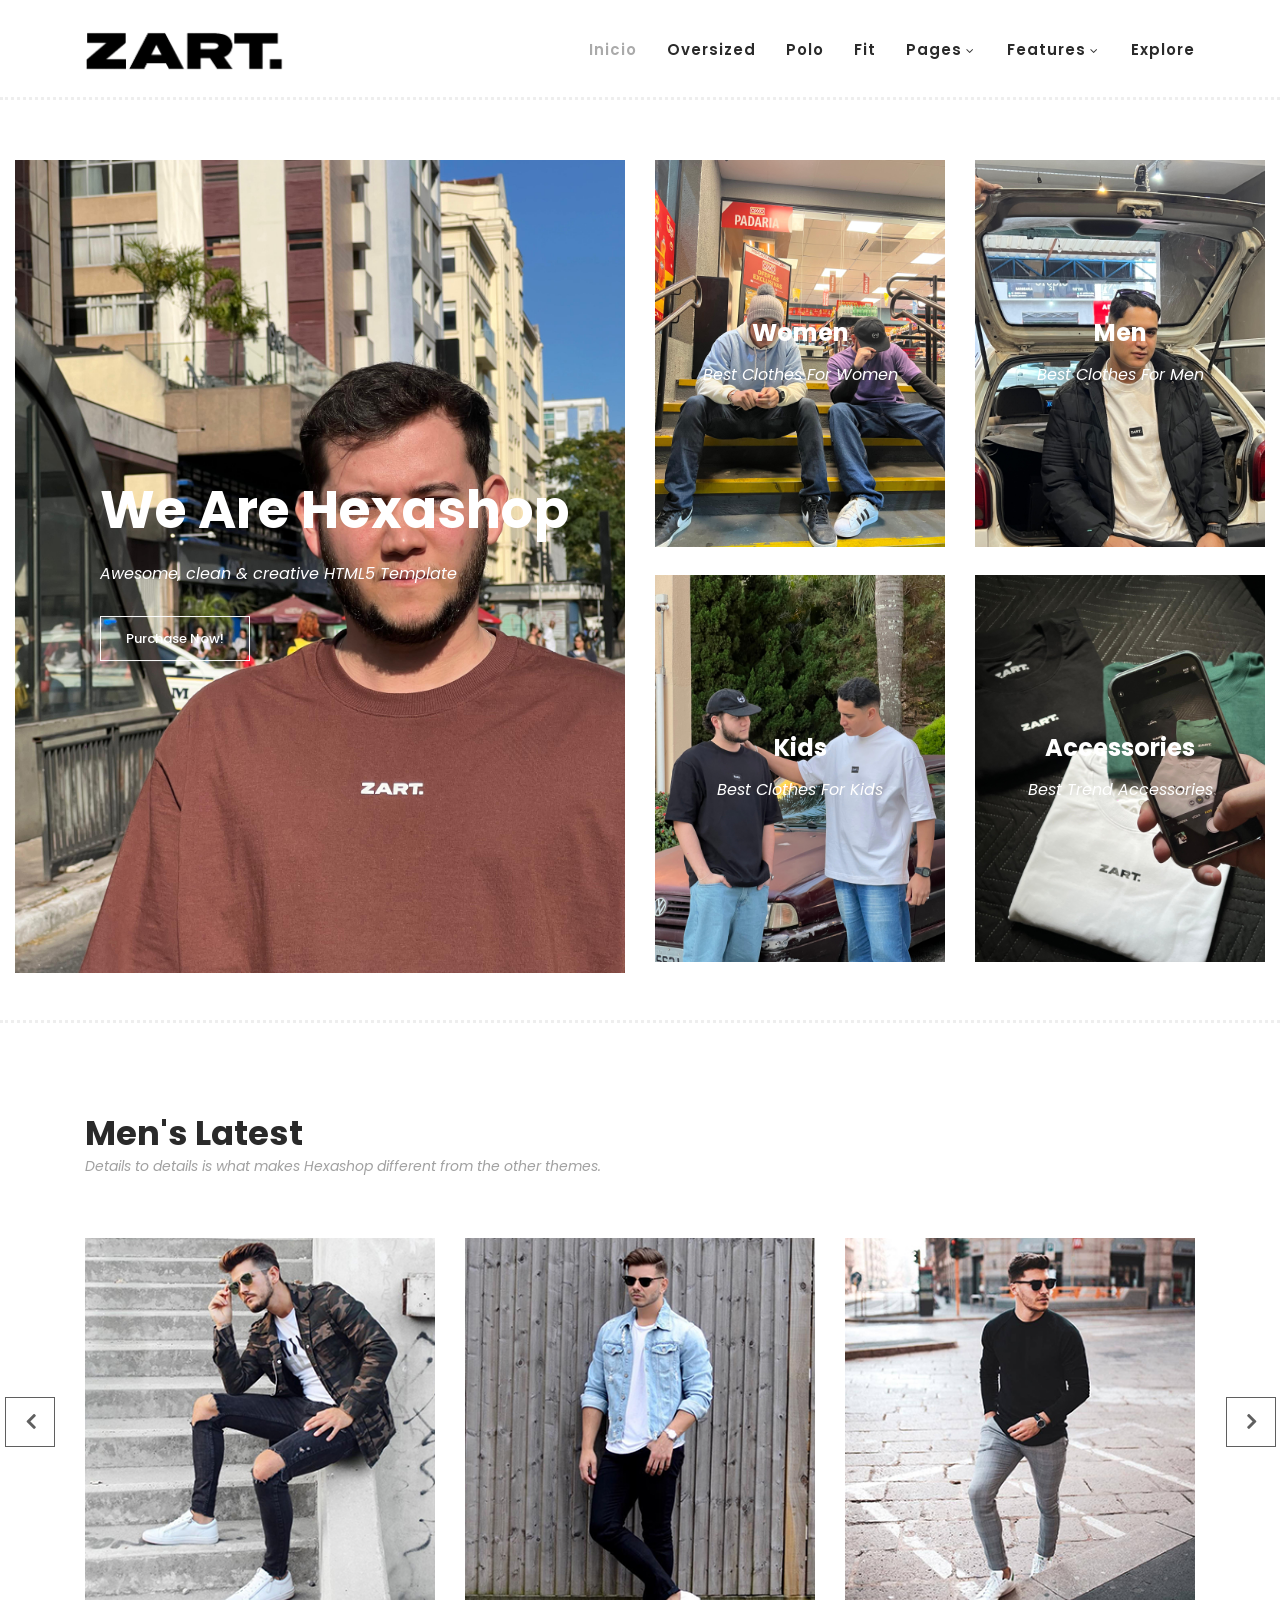
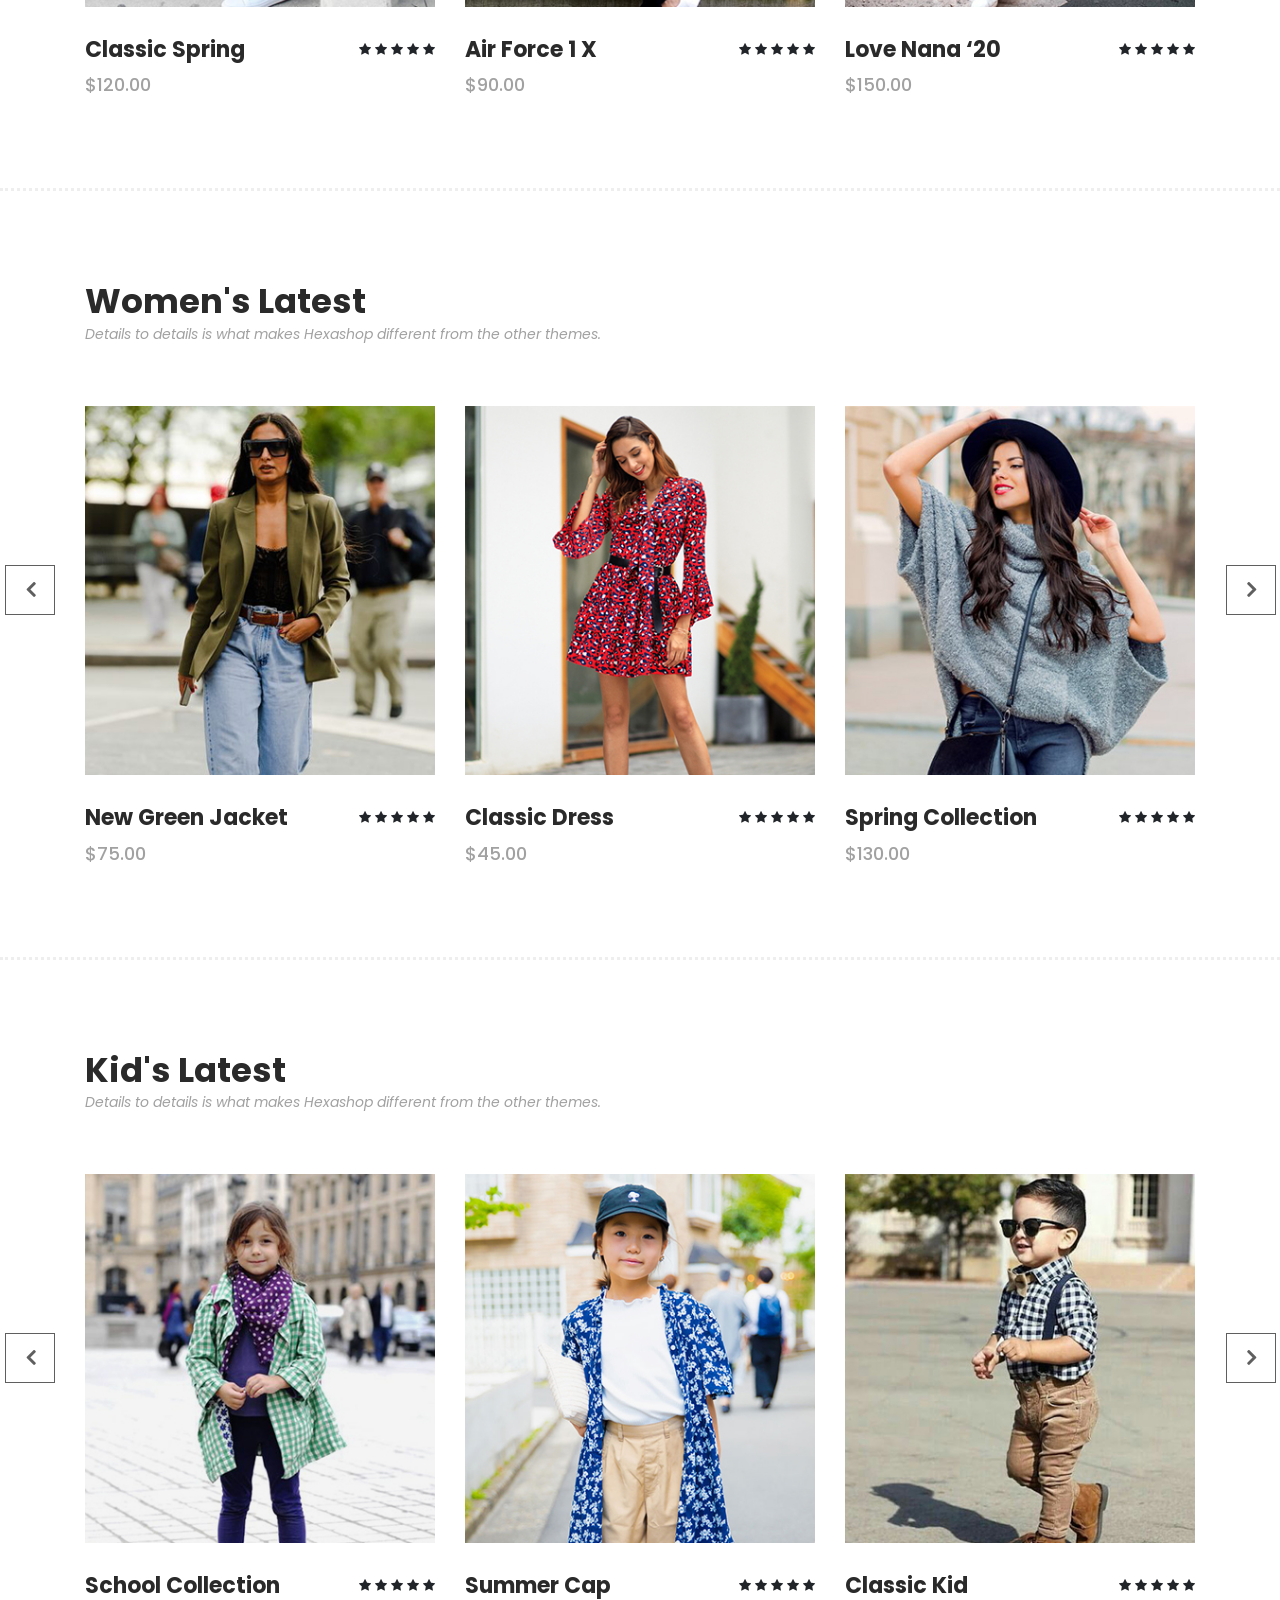
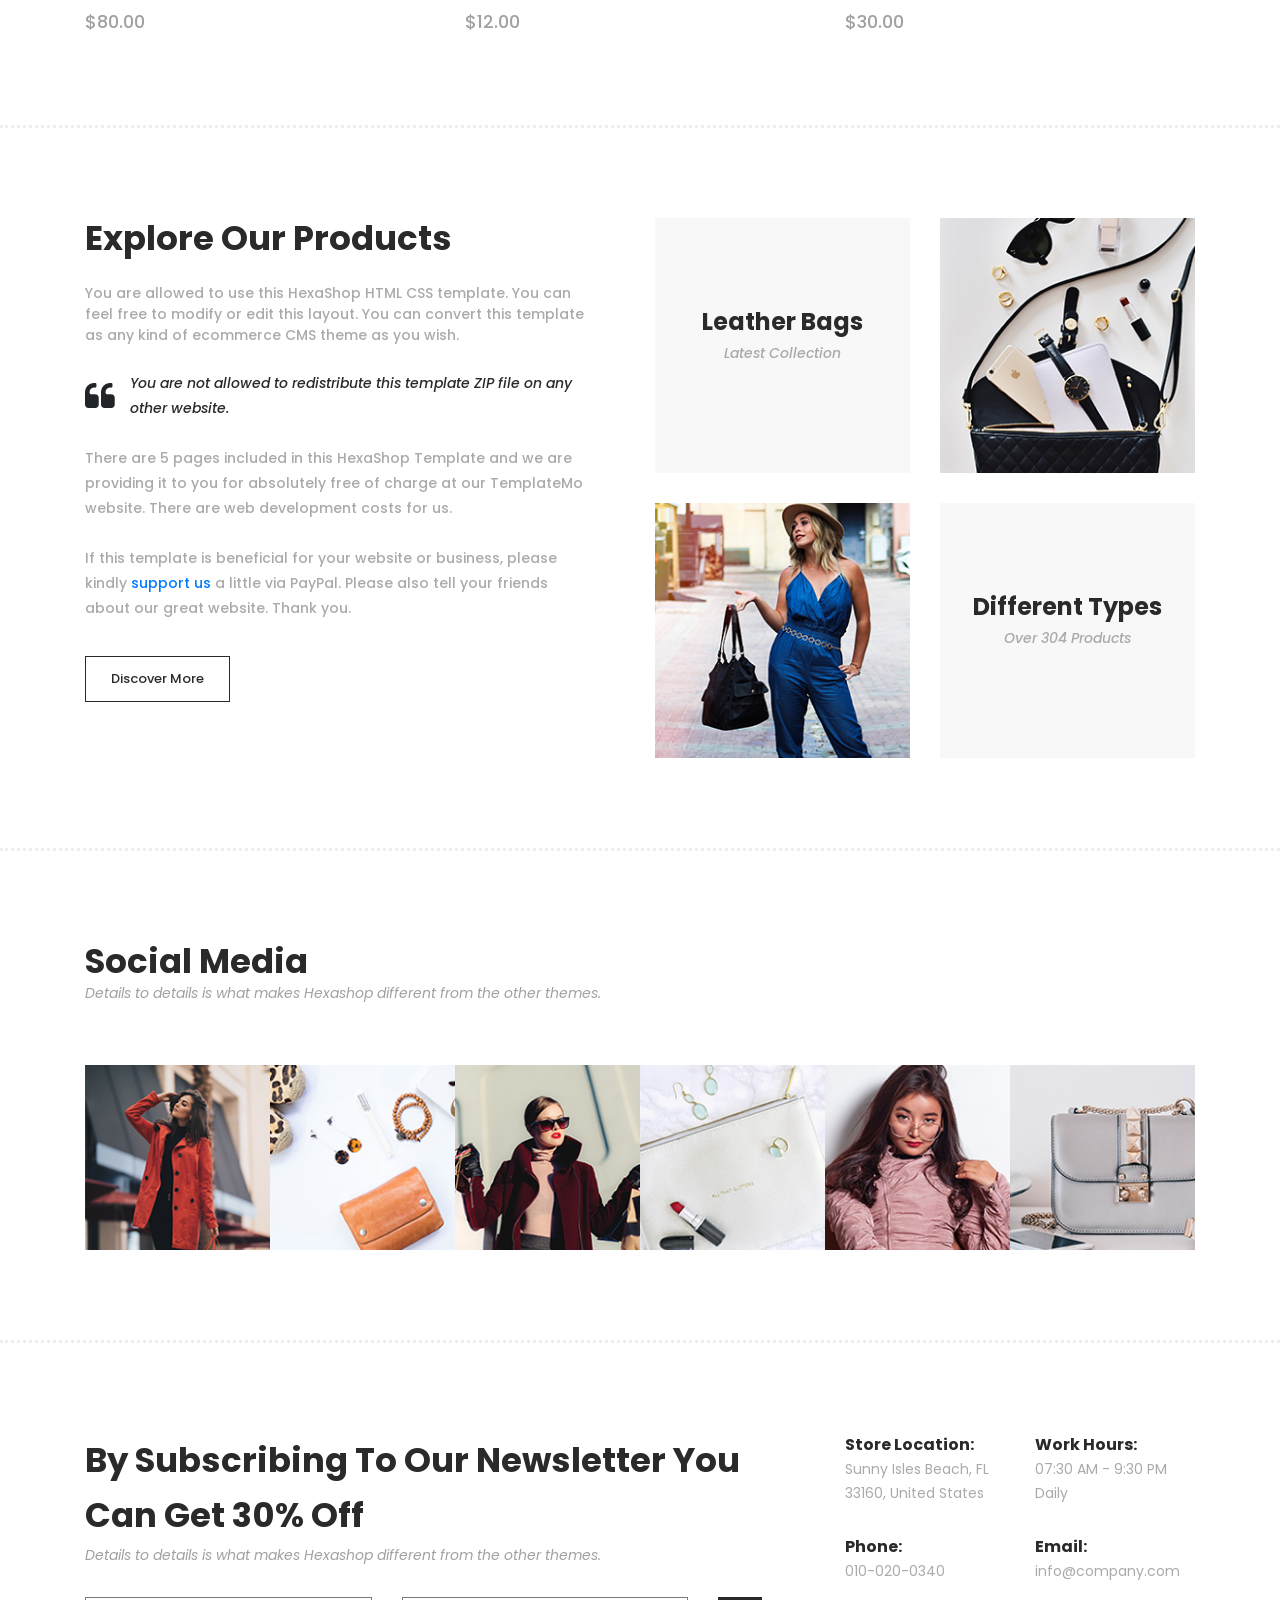
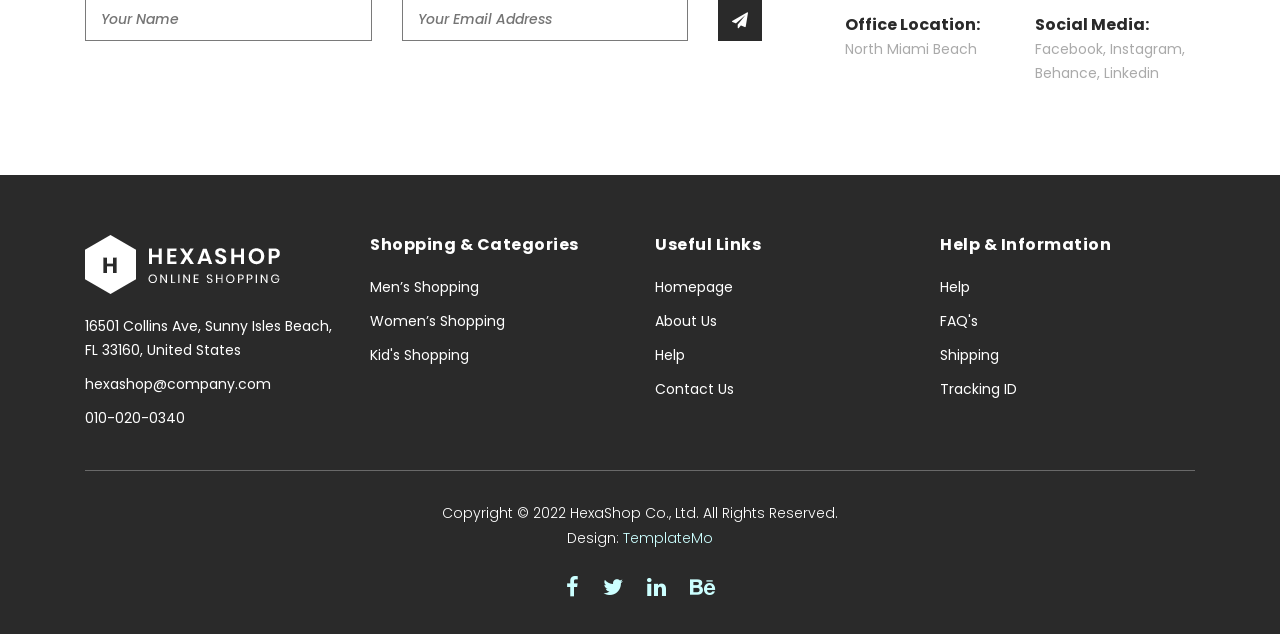
<file: templatemo_571_hexashop/index.html>
<!DOCTYPE html>
<html lang="en">

  <head>

    <meta charset="utf-8">
    <meta name="viewport" content="width=device-width, initial-scale=1, shrink-to-fit=no">
    <meta name="description" content="">
    <meta name="author" content="">
    <link href="https://fonts.googleapis.com/css?family=Poppins:100,200,300,400,500,600,700,800,900&display=swap" rel="stylesheet">

    <title>Hexashop Ecommerce HTML CSS Template</title>


    <!-- Additional CSS Files -->
    <link rel="stylesheet" type="text/css" href="assets/css/bootstrap.min.css">

    <link rel="stylesheet" type="text/css" href="assets/css/font-awesome.css">

    <link rel="stylesheet" href="assets/css/templatemo-hexashop.css">

    <link rel="stylesheet" href="assets/css/owl-carousel.css">

    <link rel="stylesheet" href="assets/css/lightbox.css">
<!--

TemplateMo 571 Hexashop

https://templatemo.com/tm-571-hexashop

-->
    </head>
    
    <body>
    
    <!-- ***** Preloader Start ***** -->
    <div id="preloader">
        <div class="jumper">
            <div></div>
            <div></div>
            <div></div>
        </div>
    </div>  
    <!-- ***** Preloader End ***** -->
    
    
    <!-- ***** Header Area Start ***** -->
    <header class="header-area header-sticky">
        <div class="container">
            <div class="row">
                <div class="col-12">
                    <nav class="main-nav">
                        <!-- ***** Logo Start ***** -->
                        <a href="index.html" class="logo">
                            <img src="assets/img/zartpreto.png" width="200px">
                        </a>
                        <!-- ***** Logo End ***** -->
                        <!-- ***** Menu Start ***** -->
                        <ul class="nav">
                            <li class="scroll-to-section"><a href="#top" class="active">Inicio</a></li>
                            <li class="scroll-to-section"><a href="#men">Oversized</a></li>
                            <li class="scroll-to-section"><a href="#women">Polo</a></li>
                            <li class="scroll-to-section"><a href="#kids">Fit</a></li>
                            <li class="submenu">
                                <a href="javascript:;">Pages</a>
                                <ul>
                                    <li><a href="about.html">About Us</a></li>
                                    <li><a href="products.html">Products</a></li>
                                    <li><a href="single-product.html">Single Product</a></li>
                                    <li><a href="contact.html">Contact Us</a></li>
                                </ul>
                            </li>
                            <li class="submenu">
                                <a href="javascript:;">Features</a>
                                <ul>
                                    <li><a href="#">Features Page 1</a></li>
                                    <li><a href="#">Features Page 2</a></li>
                                    <li><a href="#">Features Page 3</a></li>
                                    <li><a rel="nofollow" href="https://templatemo.com/page/4" target="_blank">Template Page 4</a></li>
                                </ul>
                            </li>
                            <li class="scroll-to-section"><a href="#explore">Explore</a></li>
                        </ul>        
                        <a class='menu-trigger'>
                            <span>Menu</span>
                        </a>
                        <!-- ***** Menu End ***** -->
                    </nav>
                </div>
            </div>
        </div>
    </header>
    <!-- ***** Header Area End ***** -->

    <!-- ***** Main Banner Area Start ***** -->
    <div class="main-banner" id="top">
        <div class="container-fluid">
            <div class="row">
                <div class="col-lg-6">
                    <div class="left-content">
                        <div class="thumb">
                            <div class="inner-content">
                                <h4>We Are Hexashop</h4>
                                <span>Awesome, clean &amp; creative HTML5 Template</span>
                                <div class="main-border-button">
                                    <a href="#">Purchase Now!</a>
                                </div>
                            </div>
                            <img src="assets/img/emanuel-marrom (3).jpeg" alt="">
                        </div>
                    </div>
                </div>
                <div class="col-lg-6">
                    <div class="right-content">
                        <div class="row">
                            <div class="col-lg-6">
                                <div class="right-first-image">
                                    <div class="thumb">
                                        <div class="inner-content">
                                            <h4>Women</h4>
                                            <span>Best Clothes For Women</span>
                                        </div>
                                        <div class="hover-content">
                                            <div class="inner">
                                                <h4>Women</h4>
                                                <p>Lorem ipsum dolor sit amet, conservisii ctetur adipiscing elit incid.</p>
                                                <div class="main-border-button">
                                                    <a href="#">Discover More</a>
                                                </div>
                                            </div>
                                        </div>
                                        <img src="assets/img/pocoio.jpg">
                                    </div>
                                </div>
                            </div>
                            <div class="col-lg-6">
                                <div class="right-first-image">
                                    <div class="thumb">
                                        <div class="inner-content">
                                            <h4>Men</h4>
                                            <span>Best Clothes For Men</span>
                                        </div>
                                        <div class="hover-content">
                                            <div class="inner">
                                                <h4>Men</h4>
                                                <p>Lorem ipsum dolor sit amet, conservisii ctetur adipiscing elit incid.</p>
                                                <div class="main-border-button">
                                                    <a href="#">Discover More</a>
                                                </div>
                                            </div>
                                        </div>
                                        <img src="assets/img/zattar-carro.jpeg">
                                    </div>
                                </div>
                            </div>
                            <div class="col-lg-6">
                                <div class="right-first-image">
                                    <div class="thumb">
                                        <div class="inner-content">
                                            <h4>Kids</h4>
                                            <span>Best Clothes For Kids</span>
                                        </div>
                                        <div class="hover-content">
                                            <div class="inner">
                                                <h4>Kids</h4>
                                                <p>Lorem ipsum dolor sit amet, conservisii ctetur adipiscing elit incid.</p>
                                                <div class="main-border-button">
                                                    <a href="#">Discover More</a>
                                                </div>
                                            </div>
                                        </div>
                                        <img src="assets/img/olhando-camiseta.jpeg">
                                    </div>
                                </div>
                            </div>
                            <div class="col-lg-6">
                                <div class="right-first-image">
                                    <div class="thumb">
                                        <div class="inner-content">
                                            <h4>Accessories</h4>
                                            <span>Best Trend Accessories</span>
                                        </div>
                                        <div class="hover-content">
                                            <div class="inner">
                                                <h4>Accessories</h4>
                                                <p>Lorem ipsum dolor sit amet, conservisii ctetur adipiscing elit incid.</p>
                                                <div class="main-border-button">
                                                    <a href="#">Discover More</a>
                                                </div>
                                            </div>
                                        </div>
                                        <img src="assets/img/post-camisetas.jpeg">
                                    </div>
                                </div>
                            </div>
                        </div>
                    </div>
                </div>
            </div>
        </div>
    </div>
    <!-- ***** Main Banner Area End ***** -->

    <!-- ***** Men Area Starts ***** -->
    <section class="section" id="men">
        <div class="container">
            <div class="row">
                <div class="col-lg-6">
                    <div class="section-heading">
                        <h2>Men's Latest</h2>
                        <span>Details to details is what makes Hexashop different from the other themes.</span>
                    </div>
                </div>
            </div>
        </div>
        <div class="container">
            <div class="row">
                <div class="col-lg-12">
                    <div class="men-item-carousel">
                        <div class="owl-men-item owl-carousel">
                            <div class="item">
                                <div class="thumb">
                                    <div class="hover-content">
                                        <ul>
                                            <li><a href="single-product.html"><i class="fa fa-eye"></i></a></li>
                                            <li><a href="single-product.html"><i class="fa fa-star"></i></a></li>
                                            <li><a href="single-product.html"><i class="fa fa-shopping-cart"></i></a></li>
                                        </ul>
                                    </div>
                                    <img src="assets/images/men-01.jpg" alt="">
                                </div>
                                <div class="down-content">
                                    <h4>Classic Spring</h4>
                                    <span>$120.00</span>
                                    <ul class="stars">
                                        <li><i class="fa fa-star"></i></li>
                                        <li><i class="fa fa-star"></i></li>
                                        <li><i class="fa fa-star"></i></li>
                                        <li><i class="fa fa-star"></i></li>
                                        <li><i class="fa fa-star"></i></li>
                                    </ul>
                                </div>
                            </div>
                            <div class="item">
                                <div class="thumb">
                                    <div class="hover-content">
                                        <ul>
                                            <li><a href="single-product.html"><i class="fa fa-eye"></i></a></li>
                                            <li><a href="single-product.html"><i class="fa fa-star"></i></a></li>
                                            <li><a href="single-product.html"><i class="fa fa-shopping-cart"></i></a></li>
                                        </ul>
                                    </div>
                                    <img src="assets/images/men-02.jpg" alt="">
                                </div>
                                <div class="down-content">
                                    <h4>Air Force 1 X</h4>
                                    <span>$90.00</span>
                                    <ul class="stars">
                                        <li><i class="fa fa-star"></i></li>
                                        <li><i class="fa fa-star"></i></li>
                                        <li><i class="fa fa-star"></i></li>
                                        <li><i class="fa fa-star"></i></li>
                                        <li><i class="fa fa-star"></i></li>
                                    </ul>
                                </div>
                            </div>
                            <div class="item">
                                <div class="thumb">
                                    <div class="hover-content">
                                        <ul>
                                            <li><a href="single-product.html"><i class="fa fa-eye"></i></a></li>
                                            <li><a href="single-product.html"><i class="fa fa-star"></i></a></li>
                                            <li><a href="single-product.html"><i class="fa fa-shopping-cart"></i></a></li>
                                        </ul>
                                    </div>
                                    <img src="assets/images/men-03.jpg" alt="">
                                </div>
                                <div class="down-content">
                                    <h4>Love Nana ‘20</h4>
                                    <span>$150.00</span>
                                    <ul class="stars">
                                        <li><i class="fa fa-star"></i></li>
                                        <li><i class="fa fa-star"></i></li>
                                        <li><i class="fa fa-star"></i></li>
                                        <li><i class="fa fa-star"></i></li>
                                        <li><i class="fa fa-star"></i></li>
                                    </ul>
                                </div>
                            </div>
                            <div class="item">
                                <div class="thumb">
                                    <div class="hover-content">
                                        <ul>
                                            <li><a href="single-product.html"><i class="fa fa-eye"></i></a></li>
                                            <li><a href="single-product.html"><i class="fa fa-star"></i></a></li>
                                            <li><a href="single-product.html"><i class="fa fa-shopping-cart"></i></a></li>
                                        </ul>
                                    </div>
                                    <img src="assets/images/men-01.jpg" alt="">
                                </div>
                                <div class="down-content">
                                    <h4>Classic Spring</h4>
                                    <span>$120.00</span>
                                    <ul class="stars">
                                        <li><i class="fa fa-star"></i></li>
                                        <li><i class="fa fa-star"></i></li>
                                        <li><i class="fa fa-star"></i></li>
                                        <li><i class="fa fa-star"></i></li>
                                        <li><i class="fa fa-star"></i></li>
                                    </ul>
                                </div>
                            </div>
                        </div>
                    </div>
                </div>
            </div>
        </div>
    </section>
    <!-- ***** Men Area Ends ***** -->

    <!-- ***** Women Area Starts ***** -->
    <section class="section" id="women">
        <div class="container">
            <div class="row">
                <div class="col-lg-6">
                    <div class="section-heading">
                        <h2>Women's Latest</h2>
                        <span>Details to details is what makes Hexashop different from the other themes.</span>
                    </div>
                </div>
            </div>
        </div>
        <div class="container">
            <div class="row">
                <div class="col-lg-12">
                    <div class="women-item-carousel">
                        <div class="owl-women-item owl-carousel">
                            <div class="item">
                                <div class="thumb">
                                    <div class="hover-content">
                                        <ul>
                                            <li><a href="single-product.html"><i class="fa fa-eye"></i></a></li>
                                            <li><a href="single-product.html"><i class="fa fa-star"></i></a></li>
                                            <li><a href="single-product.html"><i class="fa fa-shopping-cart"></i></a></li>
                                        </ul>
                                    </div>
                                    <img src="assets/images/women-01.jpg" alt="">
                                </div>
                                <div class="down-content">
                                    <h4>New Green Jacket</h4>
                                    <span>$75.00</span>
                                    <ul class="stars">
                                        <li><i class="fa fa-star"></i></li>
                                        <li><i class="fa fa-star"></i></li>
                                        <li><i class="fa fa-star"></i></li>
                                        <li><i class="fa fa-star"></i></li>
                                        <li><i class="fa fa-star"></i></li>
                                    </ul>
                                </div>
                            </div>
                            <div class="item">
                                <div class="thumb">
                                    <div class="hover-content">
                                        <ul>
                                            <li><a href="single-product.html"><i class="fa fa-eye"></i></a></li>
                                            <li><a href="single-product.html"><i class="fa fa-star"></i></a></li>
                                            <li><a href="single-product.html"><i class="fa fa-shopping-cart"></i></a></li>
                                        </ul>
                                    </div>
                                    <img src="assets/images/women-02.jpg" alt="">
                                </div>
                                <div class="down-content">
                                    <h4>Classic Dress</h4>
                                    <span>$45.00</span>
                                    <ul class="stars">
                                        <li><i class="fa fa-star"></i></li>
                                        <li><i class="fa fa-star"></i></li>
                                        <li><i class="fa fa-star"></i></li>
                                        <li><i class="fa fa-star"></i></li>
                                        <li><i class="fa fa-star"></i></li>
                                    </ul>
                                </div>
                            </div>
                            <div class="item">
                                <div class="thumb">
                                    <div class="hover-content">
                                        <ul>
                                            <li><a href="single-product.html"><i class="fa fa-eye"></i></a></li>
                                            <li><a href="single-product.html"><i class="fa fa-star"></i></a></li>
                                            <li><a href="single-product.html"><i class="fa fa-shopping-cart"></i></a></li>
                                        </ul>
                                    </div>
                                    <img src="assets/images/women-03.jpg" alt="">
                                </div>
                                <div class="down-content">
                                    <h4>Spring Collection</h4>
                                    <span>$130.00</span>
                                    <ul class="stars">
                                        <li><i class="fa fa-star"></i></li>
                                        <li><i class="fa fa-star"></i></li>
                                        <li><i class="fa fa-star"></i></li>
                                        <li><i class="fa fa-star"></i></li>
                                        <li><i class="fa fa-star"></i></li>
                                    </ul>
                                </div>
                            </div>
                            <div class="item">
                                <div class="thumb">
                                    <div class="hover-content">
                                        <ul>
                                            <li><a href="single-product.html"><i class="fa fa-eye"></i></a></li>
                                            <li><a href="single-product.html"><i class="fa fa-star"></i></a></li>
                                            <li><a href="single-product.html"><i class="fa fa-shopping-cart"></i></a></li>
                                        </ul>
                                    </div>
                                    <img src="assets/images/women-01.jpg" alt="">
                                </div>
                                <div class="down-content">
                                    <h4>Classic Spring</h4>
                                    <span>$120.00</span>
                                    <ul class="stars">
                                        <li><i class="fa fa-star"></i></li>
                                        <li><i class="fa fa-star"></i></li>
                                        <li><i class="fa fa-star"></i></li>
                                        <li><i class="fa fa-star"></i></li>
                                        <li><i class="fa fa-star"></i></li>
                                    </ul>
                                </div>
                            </div>
                        </div>
                    </div>
                </div>
            </div>
        </div>
    </section>
    <!-- ***** Women Area Ends ***** -->

    <!-- ***** Kids Area Starts ***** -->
    <section class="section" id="kids">
        <div class="container">
            <div class="row">
                <div class="col-lg-6">
                    <div class="section-heading">
                        <h2>Kid's Latest</h2>
                        <span>Details to details is what makes Hexashop different from the other themes.</span>
                    </div>
                </div>
            </div>
        </div>
        <div class="container">
            <div class="row">
                <div class="col-lg-12">
                    <div class="kid-item-carousel">
                        <div class="owl-kid-item owl-carousel">
                            <div class="item">
                                <div class="thumb">
                                    <div class="hover-content">
                                        <ul>
                                            <li><a href="single-product.html"><i class="fa fa-eye"></i></a></li>
                                            <li><a href="single-product.html"><i class="fa fa-star"></i></a></li>
                                            <li><a href="single-product.html"><i class="fa fa-shopping-cart"></i></a></li>
                                        </ul>
                                    </div>
                                    <img src="assets/images/kid-01.jpg" alt="">
                                </div>
                                <div class="down-content">
                                    <h4>School Collection</h4>
                                    <span>$80.00</span>
                                    <ul class="stars">
                                        <li><i class="fa fa-star"></i></li>
                                        <li><i class="fa fa-star"></i></li>
                                        <li><i class="fa fa-star"></i></li>
                                        <li><i class="fa fa-star"></i></li>
                                        <li><i class="fa fa-star"></i></li>
                                    </ul>
                                </div>
                            </div>
                            <div class="item">
                                <div class="thumb">
                                    <div class="hover-content">
                                        <ul>
                                            <li><a href="single-product.html"><i class="fa fa-eye"></i></a></li>
                                            <li><a href="single-product.html"><i class="fa fa-star"></i></a></li>
                                            <li><a href="single-product.html"><i class="fa fa-shopping-cart"></i></a></li>
                                        </ul>
                                    </div>
                                    <img src="assets/images/kid-02.jpg" alt="">
                                </div>
                                <div class="down-content">
                                    <h4>Summer Cap</h4>
                                    <span>$12.00</span>
                                    <ul class="stars">
                                        <li><i class="fa fa-star"></i></li>
                                        <li><i class="fa fa-star"></i></li>
                                        <li><i class="fa fa-star"></i></li>
                                        <li><i class="fa fa-star"></i></li>
                                        <li><i class="fa fa-star"></i></li>
                                    </ul>
                                </div>
                            </div>
                            <div class="item">
                                <div class="thumb">
                                    <div class="hover-content">
                                        <ul>
                                            <li><a href="single-product.html"><i class="fa fa-eye"></i></a></li>
                                            <li><a href="single-product.html"><i class="fa fa-star"></i></a></li>
                                            <li><a href="single-product.html"><i class="fa fa-shopping-cart"></i></a></li>
                                        </ul>
                                    </div>
                                    <img src="assets/images/kid-03.jpg" alt="">
                                </div>
                                <div class="down-content">
                                    <h4>Classic Kid</h4>
                                    <span>$30.00</span>
                                    <ul class="stars">
                                        <li><i class="fa fa-star"></i></li>
                                        <li><i class="fa fa-star"></i></li>
                                        <li><i class="fa fa-star"></i></li>
                                        <li><i class="fa fa-star"></i></li>
                                        <li><i class="fa fa-star"></i></li>
                                    </ul>
                                </div>
                            </div>
                            <div class="item">
                                <div class="thumb">
                                    <div class="hover-content">
                                        <ul>
                                            <li><a href="single-product.html"><i class="fa fa-eye"></i></a></li>
                                            <li><a href="single-product.html"><i class="fa fa-star"></i></a></li>
                                            <li><a href="single-product.html"><i class="fa fa-shopping-cart"></i></a></li>
                                        </ul>
                                    </div>
                                    <img src="assets/images/kid-01.jpg" alt="">
                                </div>
                                <div class="down-content">
                                    <h4>Classic Spring</h4>
                                    <span>$120.00</span>
                                    <ul class="stars">
                                        <li><i class="fa fa-star"></i></li>
                                        <li><i class="fa fa-star"></i></li>
                                        <li><i class="fa fa-star"></i></li>
                                        <li><i class="fa fa-star"></i></li>
                                        <li><i class="fa fa-star"></i></li>
                                    </ul>
                                </div>
                            </div>
                        </div>
                    </div>
                </div>
            </div>
        </div>
    </section>
    <!-- ***** Kids Area Ends ***** -->

    <!-- ***** Explore Area Starts ***** -->
    <section class="section" id="explore">
        <div class="container">
            <div class="row">
                <div class="col-lg-6">
                    <div class="left-content">
                        <h2>Explore Our Products</h2>
                        <span>You are allowed to use this HexaShop HTML CSS template. You can feel free to modify or edit this layout. You can convert this template as any kind of ecommerce CMS theme as you wish.</span>
                        <div class="quote">
                            <i class="fa fa-quote-left"></i><p>You are not allowed to redistribute this template ZIP file on any other website.</p>
                        </div>
                        <p>There are 5 pages included in this HexaShop Template and we are providing it to you for absolutely free of charge at our TemplateMo website. There are web development costs for us.</p>
                        <p>If this template is beneficial for your website or business, please kindly <a rel="nofollow" href="https://paypal.me/templatemo" target="_blank">support us</a> a little via PayPal. Please also tell your friends about our great website. Thank you.</p>
                        <div class="main-border-button">
                            <a href="products.html">Discover More</a>
                        </div>
                    </div>
                </div>
                <div class="col-lg-6">
                    <div class="right-content">
                        <div class="row">
                            <div class="col-lg-6">
                                <div class="leather">
                                    <h4>Leather Bags</h4>
                                    <span>Latest Collection</span>
                                </div>
                            </div>
                            <div class="col-lg-6">
                                <div class="first-image">
                                    <img src="assets/images/explore-image-01.jpg" alt="">
                                </div>
                            </div>
                            <div class="col-lg-6">
                                <div class="second-image">
                                    <img src="assets/images/explore-image-02.jpg" alt="">
                                </div>
                            </div>
                            <div class="col-lg-6">
                                <div class="types">
                                    <h4>Different Types</h4>
                                    <span>Over 304 Products</span>
                                </div>
                            </div>
                        </div>
                    </div>
                </div>
            </div>
        </div>
    </section>
    <!-- ***** Explore Area Ends ***** -->

    <!-- ***** Social Area Starts ***** -->
    <section class="section" id="social">
        <div class="container">
            <div class="row">
                <div class="col-lg-12">
                    <div class="section-heading">
                        <h2>Social Media</h2>
                        <span>Details to details is what makes Hexashop different from the other themes.</span>
                    </div>
                </div>
            </div>
        </div>
        <div class="container">
            <div class="row images">
                <div class="col-2">
                    <div class="thumb">
                        <div class="icon">
                            <a href="http://instagram.com">
                                <h6>Fashion</h6>
                                <i class="fa fa-instagram"></i>
                            </a>
                        </div>
                        <img src="assets/images/instagram-01.jpg" alt="">
                    </div>
                </div>
                <div class="col-2">
                    <div class="thumb">
                        <div class="icon">
                            <a href="http://instagram.com">
                                <h6>New</h6>
                                <i class="fa fa-instagram"></i>
                            </a>
                        </div>
                        <img src="assets/images/instagram-02.jpg" alt="">
                    </div>
                </div>
                <div class="col-2">
                    <div class="thumb">
                        <div class="icon">
                            <a href="http://instagram.com">
                                <h6>Brand</h6>
                                <i class="fa fa-instagram"></i>
                            </a>
                        </div>
                        <img src="assets/images/instagram-03.jpg" alt="">
                    </div>
                </div>
                <div class="col-2">
                    <div class="thumb">
                        <div class="icon">
                            <a href="http://instagram.com">
                                <h6>Makeup</h6>
                                <i class="fa fa-instagram"></i>
                            </a>
                        </div>
                        <img src="assets/images/instagram-04.jpg" alt="">
                    </div>
                </div>
                <div class="col-2">
                    <div class="thumb">
                        <div class="icon">
                            <a href="http://instagram.com">
                                <h6>Leather</h6>
                                <i class="fa fa-instagram"></i>
                            </a>
                        </div>
                        <img src="assets/images/instagram-05.jpg" alt="">
                    </div>
                </div>
                <div class="col-2">
                    <div class="thumb">
                        <div class="icon">
                            <a href="http://instagram.com">
                                <h6>Bag</h6>
                                <i class="fa fa-instagram"></i>
                            </a>
                        </div>
                        <img src="assets/images/instagram-06.jpg" alt="">
                    </div>
                </div>
            </div>
        </div>
    </section>
    <!-- ***** Social Area Ends ***** -->

    <!-- ***** Subscribe Area Starts ***** -->
    <div class="subscribe">
        <div class="container">
            <div class="row">
                <div class="col-lg-8">
                    <div class="section-heading">
                        <h2>By Subscribing To Our Newsletter You Can Get 30% Off</h2>
                        <span>Details to details is what makes Hexashop different from the other themes.</span>
                    </div>
                    <form id="subscribe" action="" method="get">
                        <div class="row">
                          <div class="col-lg-5">
                            <fieldset>
                              <input name="name" type="text" id="name" placeholder="Your Name" required="">
                            </fieldset>
                          </div>
                          <div class="col-lg-5">
                            <fieldset>
                              <input name="email" type="text" id="email" pattern="[^ @]*@[^ @]*" placeholder="Your Email Address" required="">
                            </fieldset>
                          </div>
                          <div class="col-lg-2">
                            <fieldset>
                              <button type="submit" id="form-submit" class="main-dark-button"><i class="fa fa-paper-plane"></i></button>
                            </fieldset>
                          </div>
                        </div>
                    </form>
                </div>
                <div class="col-lg-4">
                    <div class="row">
                        <div class="col-6">
                            <ul>
                                <li>Store Location:<br><span>Sunny Isles Beach, FL 33160, United States</span></li>
                                <li>Phone:<br><span>010-020-0340</span></li>
                                <li>Office Location:<br><span>North Miami Beach</span></li>
                            </ul>
                        </div>
                        <div class="col-6">
                            <ul>
                                <li>Work Hours:<br><span>07:30 AM - 9:30 PM Daily</span></li>
                                <li>Email:<br><span>info@company.com</span></li>
                                <li>Social Media:<br><span><a href="#">Facebook</a>, <a href="#">Instagram</a>, <a href="#">Behance</a>, <a href="#">Linkedin</a></span></li>
                            </ul>
                        </div>
                    </div>
                </div>
            </div>
        </div>
    </div>
    <!-- ***** Subscribe Area Ends ***** -->
    
    <!-- ***** Footer Start ***** -->
    <footer>
        <div class="container">
            <div class="row">
                <div class="col-lg-3">
                    <div class="first-item">
                        <div class="logo">
                            <img src="assets/images/white-logo.png" alt="hexashop ecommerce templatemo">
                        </div>
                        <ul>
                            <li><a href="#">16501 Collins Ave, Sunny Isles Beach, FL 33160, United States</a></li>
                            <li><a href="#">hexashop@company.com</a></li>
                            <li><a href="#">010-020-0340</a></li>
                        </ul>
                    </div>
                </div>
                <div class="col-lg-3">
                    <h4>Shopping &amp; Categories</h4>
                    <ul>
                        <li><a href="#">Men’s Shopping</a></li>
                        <li><a href="#">Women’s Shopping</a></li>
                        <li><a href="#">Kid's Shopping</a></li>
                    </ul>
                </div>
                <div class="col-lg-3">
                    <h4>Useful Links</h4>
                    <ul>
                        <li><a href="#">Homepage</a></li>
                        <li><a href="#">About Us</a></li>
                        <li><a href="#">Help</a></li>
                        <li><a href="#">Contact Us</a></li>
                    </ul>
                </div>
                <div class="col-lg-3">
                    <h4>Help &amp; Information</h4>
                    <ul>
                        <li><a href="#">Help</a></li>
                        <li><a href="#">FAQ's</a></li>
                        <li><a href="#">Shipping</a></li>
                        <li><a href="#">Tracking ID</a></li>
                    </ul>
                </div>
                <div class="col-lg-12">
                    <div class="under-footer">
                        <p>Copyright © 2022 HexaShop Co., Ltd. All Rights Reserved. 
                        
                        <br>Design: <a href="https://templatemo.com" target="_parent" title="free css templates">TemplateMo</a></p>
                        <ul>
                            <li><a href="#"><i class="fa fa-facebook"></i></a></li>
                            <li><a href="#"><i class="fa fa-twitter"></i></a></li>
                            <li><a href="#"><i class="fa fa-linkedin"></i></a></li>
                            <li><a href="#"><i class="fa fa-behance"></i></a></li>
                        </ul>
                    </div>
                </div>
            </div>
        </div>
    </footer>
    

    <!-- jQuery -->
    <script src="assets/js/jquery-2.1.0.min.js"></script>

    <!-- Bootstrap -->
    <script src="assets/js/popper.js"></script>
    <script src="assets/js/bootstrap.min.js"></script>

    <!-- Plugins -->
    <script src="assets/js/owl-carousel.js"></script>
    <script src="assets/js/accordions.js"></script>
    <script src="assets/js/datepicker.js"></script>
    <script src="assets/js/scrollreveal.min.js"></script>
    <script src="assets/js/waypoints.min.js"></script>
    <script src="assets/js/jquery.counterup.min.js"></script>
    <script src="assets/js/imgfix.min.js"></script> 
    <script src="assets/js/slick.js"></script> 
    <script src="assets/js/lightbox.js"></script> 
    <script src="assets/js/isotope.js"></script> 
    
    <!-- Global Init -->
    <script src="assets/js/custom.js"></script>

    <script>

        $(function() {
            var selectedClass = "";
            $("p").click(function(){
            selectedClass = $(this).attr("data-rel");
            $("#portfolio").fadeTo(50, 0.1);
                $("#portfolio div").not("."+selectedClass).fadeOut();
            setTimeout(function() {
              $("."+selectedClass).fadeIn();
              $("#portfolio").fadeTo(50, 1);
            }, 500);
                
            });
        });

    </script>

  </body>
</html>
</file>
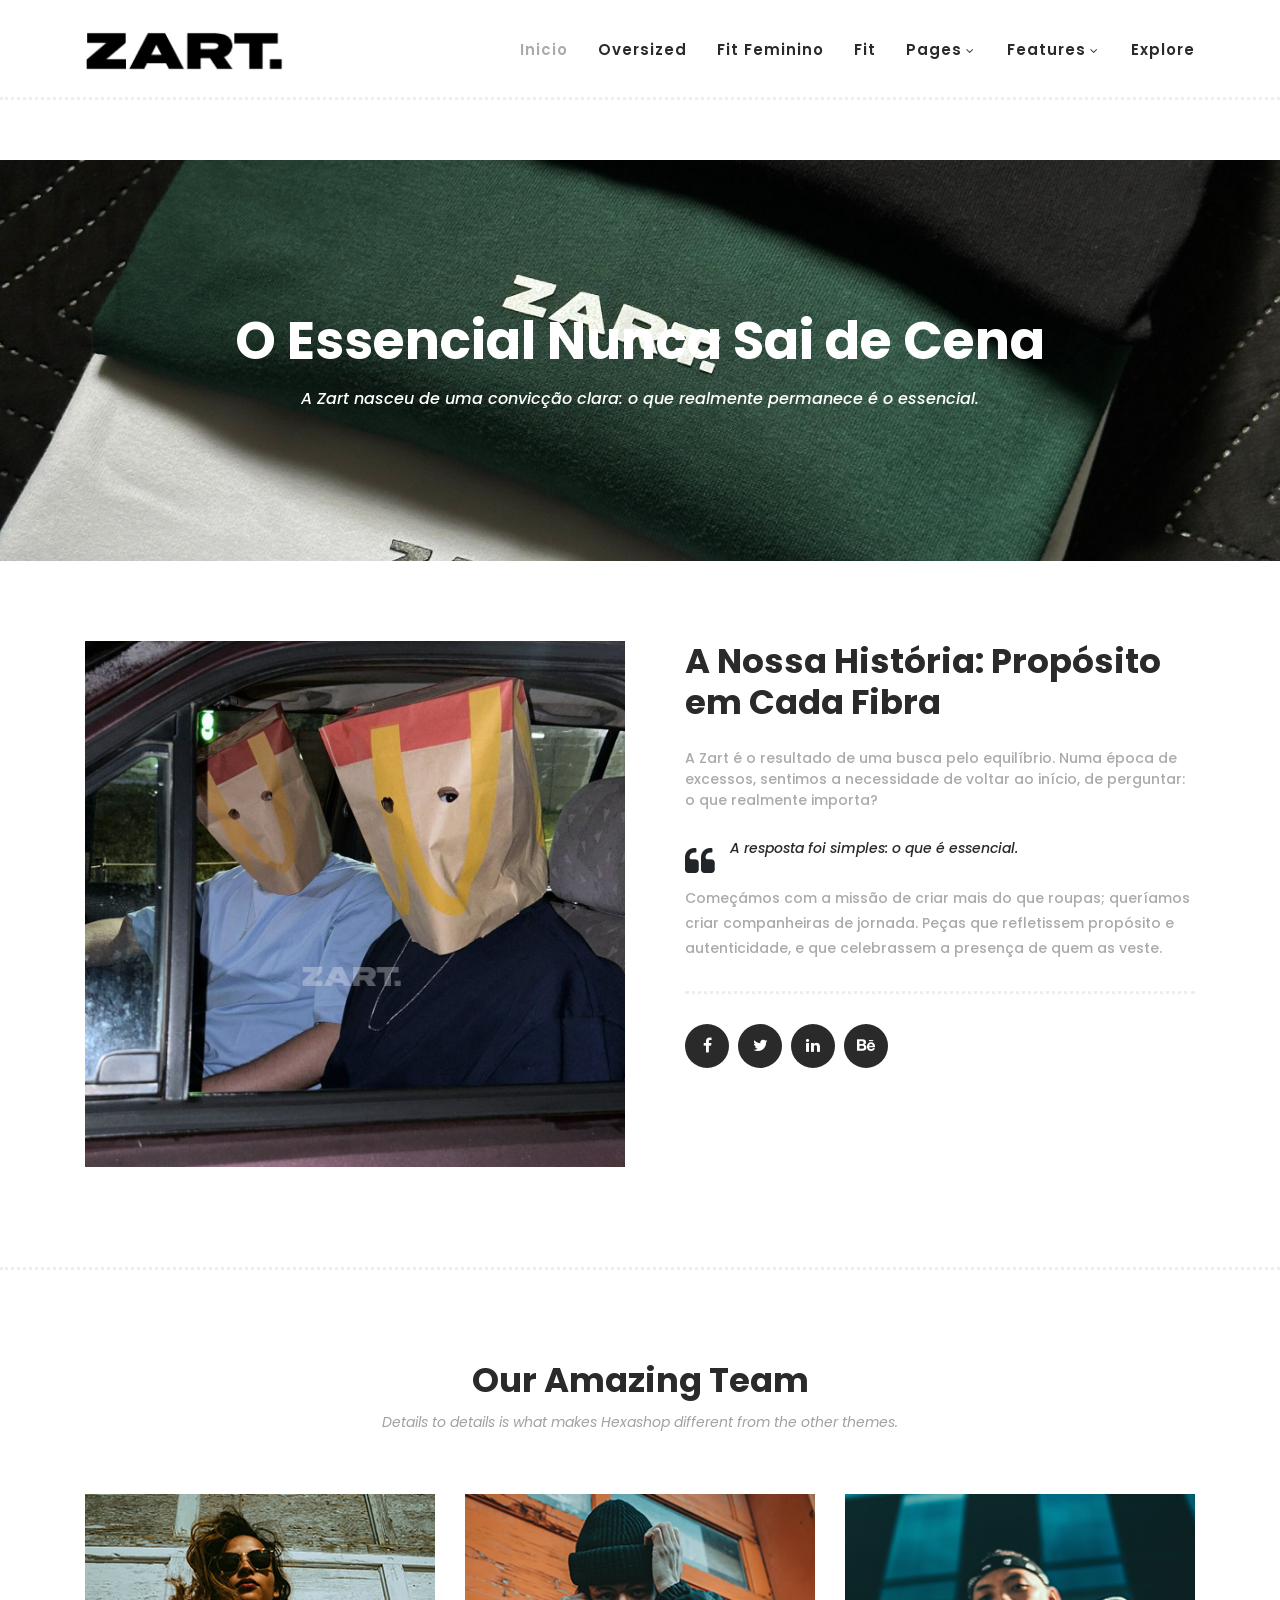
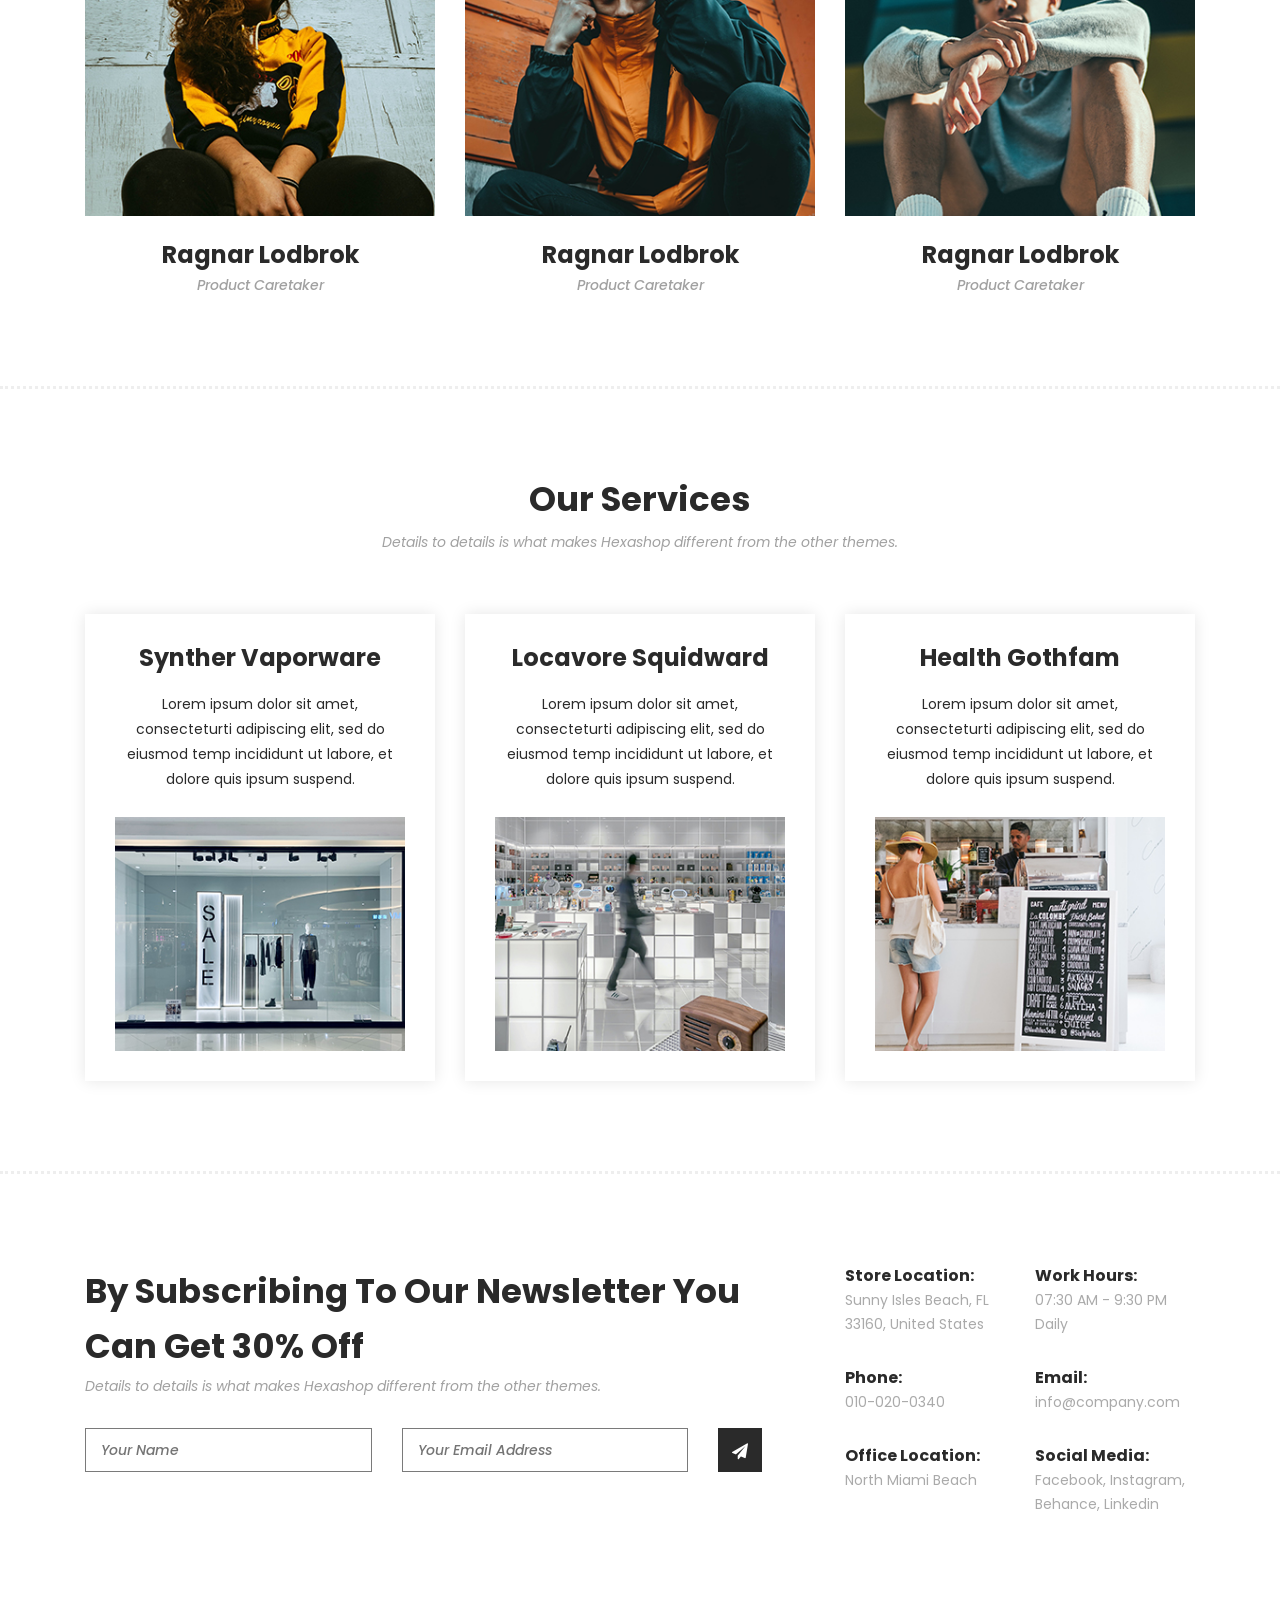
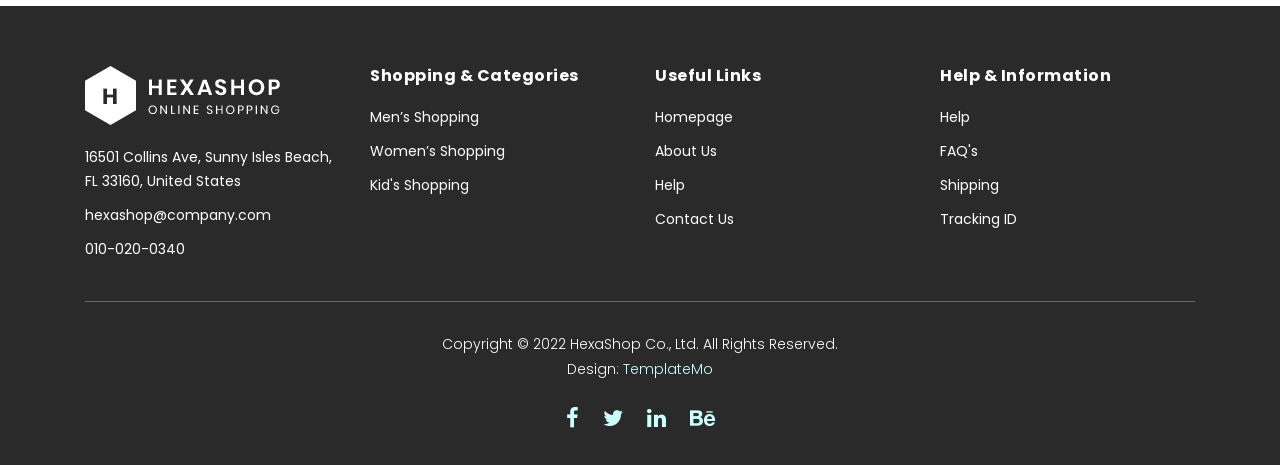
<file: about.html>
<!DOCTYPE html>
<html lang="en">

  <head>

    <meta charset="utf-8">
    <meta name="viewport" content="width=device-width, initial-scale=1, shrink-to-fit=no">
    <meta name="description" content="">
    <meta name="author" content="">
    <link href="https://fonts.googleapis.com/css?family=Poppins:100,200,300,400,500,600,700,800,900&display=swap" rel="stylesheet">

    <title>Zart</title>

    <link rel="icon" href="assets/img/zartAba.png" type="image/png" width="10px">


    <!-- Additional CSS Files -->
    <link rel="stylesheet" type="text/css" href="assets/css/bootstrap.min.css">

    <link rel="stylesheet" type="text/css" href="assets/css/font-awesome.css">

    <link rel="stylesheet" href="assets/css/templatemo-hexashop.css">

    <link rel="stylesheet" href="assets/css/owl-carousel.css">

    <link rel="stylesheet" href="assets/css/lightbox.css">
<!--

TemplateMo 571 Hexashop

https://templatemo.com/tm-571-hexashop

-->
    </head>
    
    <body>
    
    <!-- ***** Preloader Start ***** -->
    <div id="preloader">
        <div class="jumper">
            <div></div>
            <div></div>
            <div></div>
        </div>
    </div>  
    <!-- ***** Preloader End ***** -->
    
    
    <!-- ***** Header Area Start ***** -->
    <header class="header-area header-sticky">
        <div class="container">
            <div class="row">
                <div class="col-12">
                    <nav class="main-nav">
                        <!-- ***** Logo Start ***** -->
                        <a href="index.html" class="logo">
                            <img src="assets/img/zartpreto.png" width="200px">
                        </a>
                        <!-- ***** Logo End ***** -->
                        <!-- ***** Menu Start ***** -->
                        <ul class="nav">
                            <li class="scroll-to-section"><a href="#top" class="active">Inicio</a></li>
                            <li class="scroll-to-section"><a href="#men">Oversized</a></li>
                            <li class="scroll-to-section"><a href="#women">Fit Feminino</a></li>
                            <li class="scroll-to-section"><a href="#polo">Fit</a></li>
                            <li class="submenu">
                                <a href="javascript:;">Pages</a>
                                <ul>
                                    <li><a href="about.html">About Us</a></li>
                                    <li><a href="products.html">Products</a></li>
                                    <li><a href="single-product.html">Single Product</a></li>
                                    <li><a href="contact.html">Contact Us</a></li>
                                </ul>
                            </li>
                            <li class="submenu">
                                <a href="javascript:;">Features</a>
                                <ul>
                                    <li><a href="#">Features Page 1</a></li>
                                    <li><a href="#">Features Page 2</a></li>
                                    <li><a href="#">Features Page 3</a></li>
                                    <li><a rel="nofollow" href="https://templatemo.com/page/4" target="_blank">Template Page 4</a></li>
                                </ul>
                            </li>
                            <li class="scroll-to-section"><a href="#explore">Explore</a></li>
                        </ul>        
                        <a class='menu-trigger'>
                            <span>Menu</span>
                        </a>
                        <!-- ***** Menu End ***** -->
                    </nav>
                </div>
            </div>
        </div>
    </header>
    <!-- ***** Header Area End ***** -->

    <!-- ***** Main Banner Area Start ***** -->
    <div class="page-heading about-page-heading" id="top">
        <div class="container">
            <div class="row">
                <div class="col-lg-12">
                    <div class="inner-content">
                        <h2>O Essencial Nunca Sai de Cena</h2>
                        <span>A Zart nasceu de uma convicção clara: o que realmente permanece é o essencial.</span>
                    </div>
                </div>
            </div>
        </div>
    </div>
    <!-- ***** Main Banner Area End ***** -->

    <!-- ***** About Area Starts ***** -->
    <div class="about-us">
        <div class="container">
            <div class="row">
                <div class="col-lg-6">
                    <div class="left-image">
                        <img src="assets/img/zart-carro-mc.jpeg" alt="">
                    </div>
                </div>
                <div class="col-lg-6">
                    <div class="right-content">
                        <h4>A Nossa História: Propósito em Cada Fibra</h4>
                        <span>A Zart é o resultado de uma busca pelo equilíbrio. Numa época de excessos, sentimos a necessidade de voltar ao início, de perguntar: o que realmente importa?</span>
                        <div class="quote">
                            <i class="fa fa-quote-left"></i><p>A resposta foi simples: o que é essencial.</p>
                        </div>
                        <p>Começámos com a missão de criar mais do que roupas; queríamos criar companheiras de jornada. Peças que refletissem propósito e autenticidade, e que celebrassem a presença de quem as veste.</p>
                        <ul>
                            <li><a href="#"><i class="fa fa-facebook"></i></a></li>
                            <li><a href="#"><i class="fa fa-twitter"></i></a></li>
                            <li><a href="#"><i class="fa fa-linkedin"></i></a></li>
                            <li><a href="#"><i class="fa fa-behance"></i></a></li>
                        </ul>
                    </div>
                </div>
            </div>
        </div>
    </div>
    <!-- ***** About Area Ends ***** -->

    <!-- ***** Our Team Area Starts ***** -->
    <section class="our-team">
        <div class="container">
            <div class="row">
                <div class="col-lg-12">
                    <div class="section-heading">
                        <h2>Our Amazing Team</h2>
                        <span>Details to details is what makes Hexashop different from the other themes.</span>
                    </div>
                </div>
                <div class="col-lg-4">
                    <div class="team-item">
                        <div class="thumb">
                            <div class="hover-effect">
                                <div class="inner-content">
                                    <ul>
                                        <li><a href="#"><i class="fa fa-facebook"></i></a></li>
                                        <li><a href="#"><i class="fa fa-twitter"></i></a></li>
                                        <li><a href="#"><i class="fa fa-linkedin"></i></a></li>
                                        <li><a href="#"><i class="fa fa-behance"></i></a></li>
                                    </ul>
                                </div>
                            </div>
                            <img src="assets/images/team-member-01.jpg">
                        </div>
                        <div class="down-content">
                            <h4>Ragnar Lodbrok</h4>
                            <span>Product Caretaker</span>
                        </div>
                    </div>
                </div>
                <div class="col-lg-4">
                    <div class="team-item">
                        <div class="thumb">
                            <div class="hover-effect">
                                <div class="inner-content">
                                    <ul>
                                        <li><a href="#"><i class="fa fa-facebook"></i></a></li>
                                        <li><a href="#"><i class="fa fa-twitter"></i></a></li>
                                        <li><a href="#"><i class="fa fa-linkedin"></i></a></li>
                                        <li><a href="#"><i class="fa fa-behance"></i></a></li>
                                    </ul>
                                </div>
                            </div>
                            <img src="assets/images/team-member-02.jpg">
                        </div>
                        <div class="down-content">
                            <h4>Ragnar Lodbrok</h4>
                            <span>Product Caretaker</span>
                        </div>
                    </div>
                </div>
                <div class="col-lg-4">
                    <div class="team-item">
                        <div class="thumb">
                            <div class="hover-effect">
                                <div class="inner-content">
                                    <ul>
                                        <li><a href="#"><i class="fa fa-facebook"></i></a></li>
                                        <li><a href="#"><i class="fa fa-twitter"></i></a></li>
                                        <li><a href="#"><i class="fa fa-linkedin"></i></a></li>
                                        <li><a href="#"><i class="fa fa-behance"></i></a></li>
                                    </ul>
                                </div>
                            </div>
                            <img src="assets/images/team-member-03.jpg">
                        </div>
                        <div class="down-content">
                            <h4>Ragnar Lodbrok</h4>
                            <span>Product Caretaker</span>
                        </div>
                    </div>
                </div>
            </div>
        </div>
    </section>
    <!-- ***** Our Team Area Ends ***** -->

    <!-- ***** Services Area Starts ***** -->
    <section class="our-services">
        <div class="container">
            <div class="row">
                <div class="col-lg-12">
                    <div class="section-heading">
                        <h2>Our Services</h2>
                        <span>Details to details is what makes Hexashop different from the other themes.</span>
                    </div>
                </div>
                <div class="col-lg-4">
                    <div class="service-item">
                        <h4>Synther Vaporware</h4>
                        <p>Lorem ipsum dolor sit amet, consecteturti adipiscing elit, sed do eiusmod temp incididunt ut labore, et dolore quis ipsum suspend.</p>
                        <img src="assets/images/service-01.jpg" alt="">
                    </div>
                </div>
                <div class="col-lg-4">
                    <div class="service-item">
                        <h4>Locavore Squidward</h4>
                        <p>Lorem ipsum dolor sit amet, consecteturti adipiscing elit, sed do eiusmod temp incididunt ut labore, et dolore quis ipsum suspend.</p>
                        <img src="assets/images/service-02.jpg" alt="">
                    </div>
                </div>
                <div class="col-lg-4">
                    <div class="service-item">
                        <h4>Health Gothfam</h4>
                        <p>Lorem ipsum dolor sit amet, consecteturti adipiscing elit, sed do eiusmod temp incididunt ut labore, et dolore quis ipsum suspend.</p>
                        <img src="assets/images/service-03.jpg" alt="">
                    </div>
                </div>
            </div>
        </div>
    </section>
    <!-- ***** Services Area Ends ***** -->

    <!-- ***** Subscribe Area Starts ***** -->
    <div class="subscribe">
        <div class="container">
            <div class="row">
                <div class="col-lg-8">
                    <div class="section-heading">
                        <h2>By Subscribing To Our Newsletter You Can Get 30% Off</h2>
                        <span>Details to details is what makes Hexashop different from the other themes.</span>
                    </div>
                    <form id="subscribe" action="" method="get">
                        <div class="row">
                          <div class="col-lg-5">
                            <fieldset>
                              <input name="name" type="text" id="name" placeholder="Your Name" required="">
                            </fieldset>
                          </div>
                          <div class="col-lg-5">
                            <fieldset>
                              <input name="email" type="text" id="email" pattern="[^ @]*@[^ @]*" placeholder="Your Email Address" required="">
                            </fieldset>
                          </div>
                          <div class="col-lg-2">
                            <fieldset>
                              <button type="submit" id="form-submit" class="main-dark-button"><i class="fa fa-paper-plane"></i></button>
                            </fieldset>
                          </div>
                        </div>
                    </form>
                </div>
                <div class="col-lg-4">
                    <div class="row">
                        <div class="col-6">
                            <ul>
                                <li>Store Location:<br><span>Sunny Isles Beach, FL 33160, United States</span></li>
                                <li>Phone:<br><span>010-020-0340</span></li>
                                <li>Office Location:<br><span>North Miami Beach</span></li>
                            </ul>
                        </div>
                        <div class="col-6">
                            <ul>
                                <li>Work Hours:<br><span>07:30 AM - 9:30 PM Daily</span></li>
                                <li>Email:<br><span>info@company.com</span></li>
                                <li>Social Media:<br><span><a href="#">Facebook</a>, <a href="#">Instagram</a>, <a href="#">Behance</a>, <a href="#">Linkedin</a></span></li>
                            </ul>
                        </div>
                    </div>
                </div>
            </div>
        </div>
    </div>
    <!-- ***** Subscribe Area Ends ***** -->

    <!-- ***** Footer Start ***** -->
    <footer>
        <div class="container">
            <div class="row">
                <div class="col-lg-3">
                    <div class="first-item">
                        <div class="logo">
                            <img src="assets/images/white-logo.png" alt="hexashop ecommerce templatemo">
                        </div>
                        <ul>
                            <li><a href="#">16501 Collins Ave, Sunny Isles Beach, FL 33160, United States</a></li>
                            <li><a href="#">hexashop@company.com</a></li>
                            <li><a href="#">010-020-0340</a></li>
                        </ul>
                    </div>
                </div>
                <div class="col-lg-3">
                    <h4>Shopping &amp; Categories</h4>
                    <ul>
                        <li><a href="#">Men’s Shopping</a></li>
                        <li><a href="#">Women’s Shopping</a></li>
                        <li><a href="#">Kid's Shopping</a></li>
                    </ul>
                </div>
                <div class="col-lg-3">
                    <h4>Useful Links</h4>
                    <ul>
                        <li><a href="#">Homepage</a></li>
                        <li><a href="#">About Us</a></li>
                        <li><a href="#">Help</a></li>
                        <li><a href="#">Contact Us</a></li>
                    </ul>
                </div>
                <div class="col-lg-3">
                    <h4>Help &amp; Information</h4>
                    <ul>
                        <li><a href="#">Help</a></li>
                        <li><a href="#">FAQ's</a></li>
                        <li><a href="#">Shipping</a></li>
                        <li><a href="#">Tracking ID</a></li>
                    </ul>
                </div>
                <div class="col-lg-12">
                    <div class="under-footer">
                        <p>Copyright © 2022 HexaShop Co., Ltd. All Rights Reserved. 
                        
                        <br>Design: <a href="https://templatemo.com" target="_parent" title="free css templates">TemplateMo</a></p>
                        <ul>
                            <li><a href="#"><i class="fa fa-facebook"></i></a></li>
                            <li><a href="#"><i class="fa fa-twitter"></i></a></li>
                            <li><a href="#"><i class="fa fa-linkedin"></i></a></li>
                            <li><a href="#"><i class="fa fa-behance"></i></a></li>
                        </ul>
                    </div>
                </div>
            </div>
        </div>
    </footer>
    

    <!-- jQuery -->
    <script src="assets/js/jquery-2.1.0.min.js"></script>

    <!-- Bootstrap -->
    <script src="assets/js/popper.js"></script>
    <script src="assets/js/bootstrap.min.js"></script>

    <!-- Plugins -->
    <script src="assets/js/owl-carousel.js"></script>
    <script src="assets/js/accordions.js"></script>
    <script src="assets/js/datepicker.js"></script>
    <script src="assets/js/scrollreveal.min.js"></script>
    <script src="assets/js/waypoints.min.js"></script>
    <script src="assets/js/jquery.counterup.min.js"></script>
    <script src="assets/js/imgfix.min.js"></script> 
    <script src="assets/js/slick.js"></script> 
    <script src="assets/js/lightbox.js"></script> 
    <script src="assets/js/isotope.js"></script> 
    
    <!-- Global Init -->
    <script src="assets/js/custom.js"></script>

    <script>

        $(function() {
            var selectedClass = "";
            $("p").click(function(){
            selectedClass = $(this).attr("data-rel");
            $("#portfolio").fadeTo(50, 0.1);
                $("#portfolio div").not("."+selectedClass).fadeOut();
            setTimeout(function() {
              $("."+selectedClass).fadeIn();
              $("#portfolio").fadeTo(50, 1);
            }, 500);
                
            });
        });

    </script>

  </body>

</html>
</file>
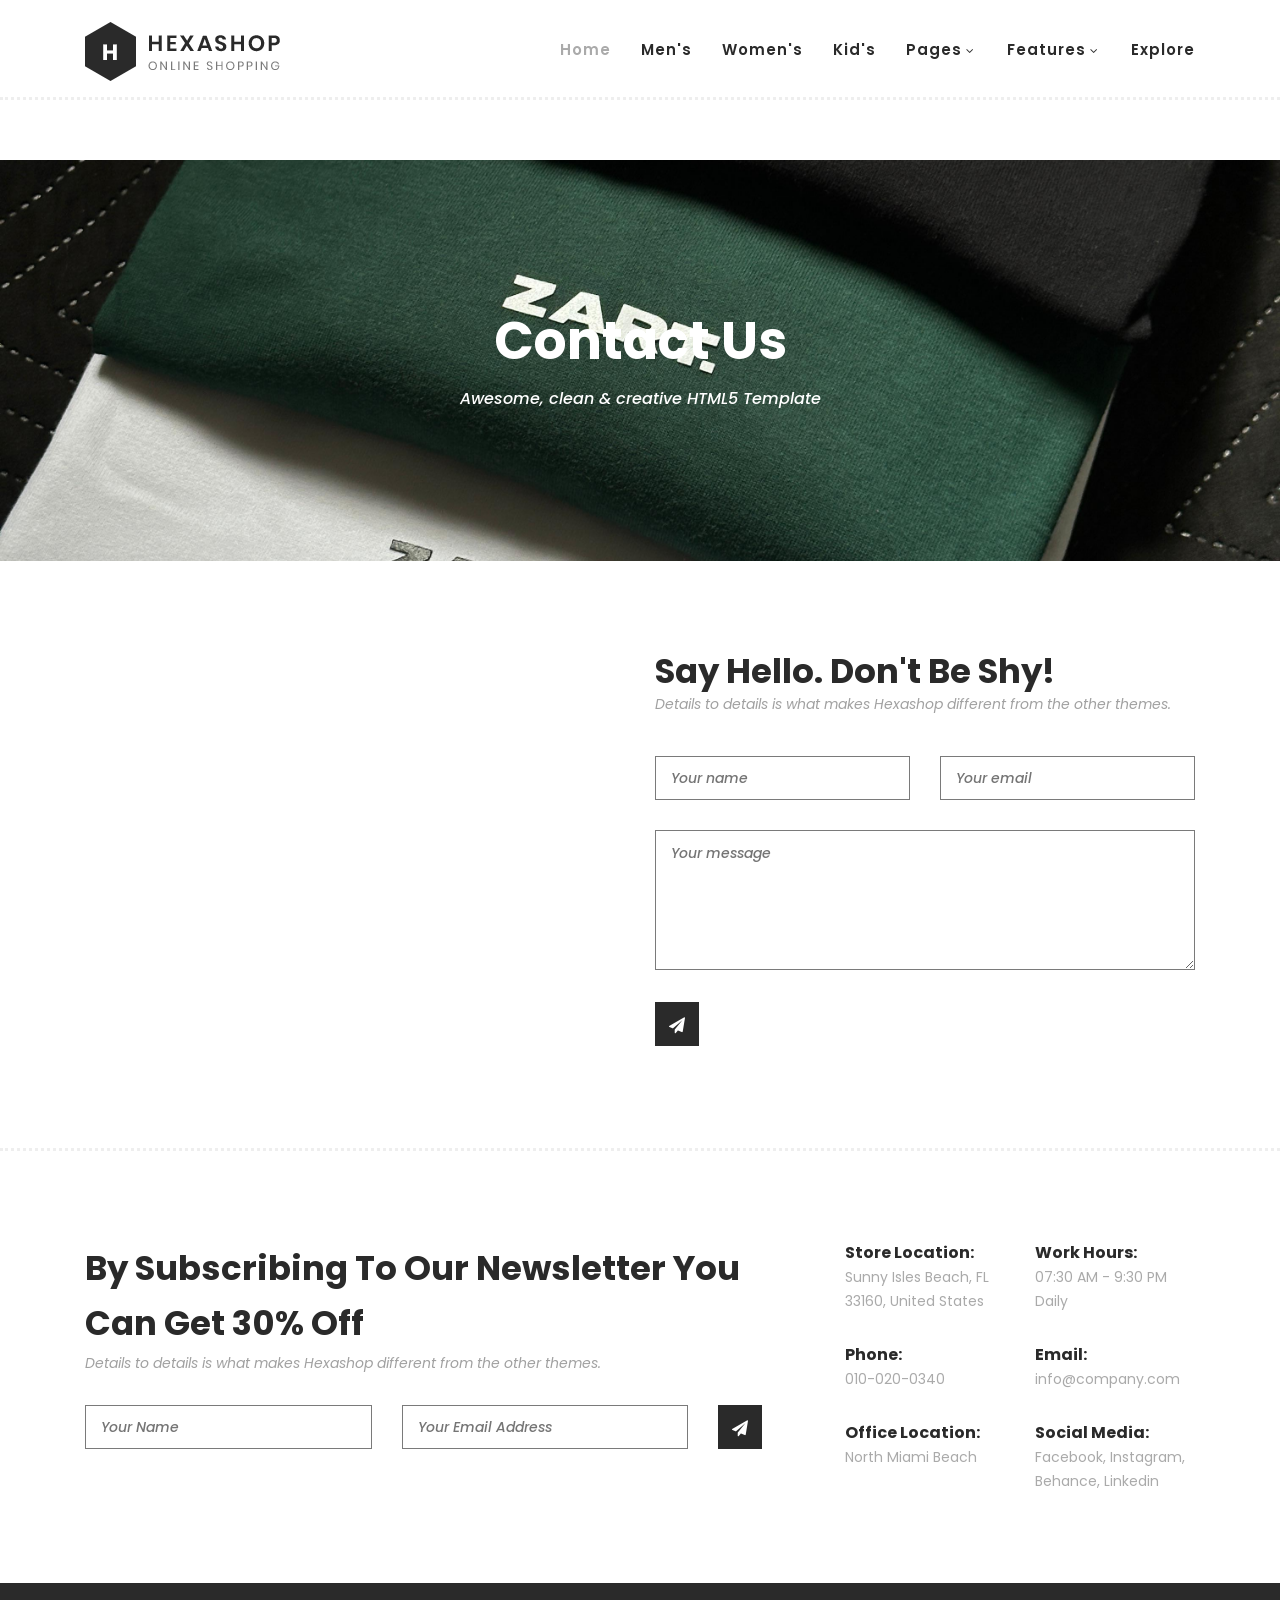
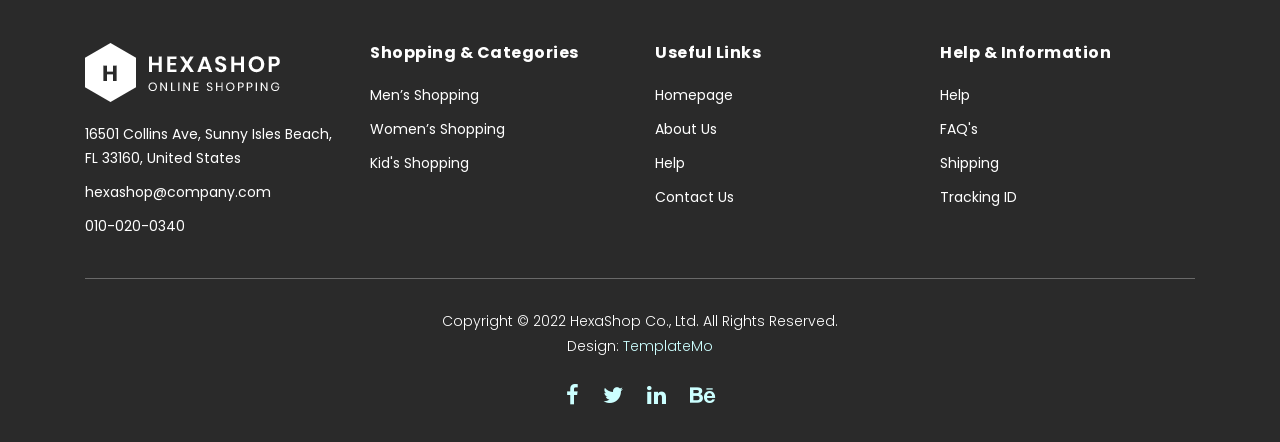
<file: contact.html>
<!DOCTYPE html>
<html lang="en">

  <head>

    <meta charset="utf-8">
    <meta name="viewport" content="width=device-width, initial-scale=1, shrink-to-fit=no">
    <meta name="description" content="">
    <meta name="author" content="">
    <link href="https://fonts.googleapis.com/css?family=Poppins:100,200,300,400,500,600,700,800,900&display=swap" rel="stylesheet">

    <title>Hexashop - Contact Page</title>


    <!-- Additional CSS Files -->
    <link rel="stylesheet" type="text/css" href="assets/css/bootstrap.min.css">

    <link rel="stylesheet" type="text/css" href="assets/css/font-awesome.css">

    <link rel="stylesheet" href="assets/css/templatemo-hexashop.css">

    <link rel="stylesheet" href="assets/css/owl-carousel.css">

    <link rel="stylesheet" href="assets/css/lightbox.css">
<!--

TemplateMo 571 Hexashop

https://templatemo.com/tm-571-hexashop

-->
    </head>
    
    <body>
    
    <!-- ***** Preloader Start ***** -->
    <div id="preloader">
        <div class="jumper">
            <div></div>
            <div></div>
            <div></div>
        </div>
    </div>  
    <!-- ***** Preloader End ***** -->
    
    
    <!-- ***** Header Area Start ***** -->
    <header class="header-area header-sticky">
        <div class="container">
            <div class="row">
                <div class="col-12">
                    <nav class="main-nav">
                        <!-- ***** Logo Start ***** -->
                        <a href="index.html" class="logo">
                            <img src="assets/images/logo.png">
                        </a>
                        <!-- ***** Logo End ***** -->
                        <!-- ***** Menu Start ***** -->
                        <ul class="nav">
                            <li class="scroll-to-section"><a href="index.html" class="active">Home</a></li>
                            <li class="scroll-to-section"><a href="index.html">Men's</a></li>
                            <li class="scroll-to-section"><a href="index.html">Women's</a></li>
                            <li class="scroll-to-section"><a href="index.html">Kid's</a></li>
                            <li class="submenu">
                                <a href="javascript:;">Pages</a>
                                <ul>
                                    <li><a href="about.html">About Us</a></li>
                                    <li><a href="products.html">Products</a></li>
                                    <li><a href="single-product.html">Single Product</a></li>
                                    <li><a href="contact.html">Contact Us</a></li>
                                </ul>
                            </li>
                            <li class="submenu">
                                <a href="javascript:;">Features</a>
                                <ul>
                                    <li><a href="#">Features Page 1</a></li>
                                    <li><a href="#">Features Page 2</a></li>
                                    <li><a href="#">Features Page 3</a></li>
                                    <li><a rel="nofollow" href="https://templatemo.com/page/4" target="_blank">Template Page 4</a></li>
                                </ul>
                            </li>
                            <li class="scroll-to-section"><a href="index.html">Explore</a></li>
                        </ul>        
                        <a class='menu-trigger'>
                            <span>Menu</span>
                        </a>
                        <!-- ***** Menu End ***** -->
                    </nav>
                </div>
            </div>
        </div>
    </header>
    <!-- ***** Header Area End ***** -->

    <!-- ***** Main Banner Area Start ***** -->
    <div class="page-heading about-page-heading" id="top">
        <div class="container">
            <div class="row">
                <div class="col-lg-12">
                    <div class="inner-content">
                        <h2>Contact Us</h2>
                        <span>Awesome, clean &amp; creative HTML5 Template</span>
                    </div>
                </div>
            </div>
        </div>
    </div>
    <!-- ***** Main Banner Area End ***** -->

    <!-- ***** Contact Area Starts ***** -->
    <div class="contact-us">
        <div class="container">
            <div class="row">
                <div class="col-lg-6">
                    <div id="map">
                      <iframe src="https://www.google.com/maps/embed?pb=!1m18!1m12!1m3!1d90186.37207676383!2d-80.13495239500924!3d25.9317678710111!2m3!1f0!2f0!3f0!3m2!1i1024!2i768!4f13.1!3m3!1m2!1s0x88d9ad1877e4a82d%3A0xa891714787d1fb5e!2sPier%20Park!5e1!3m2!1sen!2sth!4v1637512439384!5m2!1sen!2sth" width="100%" height="400px" frameborder="0" style="border:0" allowfullscreen></iframe>
                      <!-- You can simply copy and paste "Embed a map" code from Google Maps for any location. -->
                      
                    </div>
                </div>
                <div class="col-lg-6">
                    <div class="section-heading">
                        <h2>Say Hello. Don't Be Shy!</h2>
                        <span>Details to details is what makes Hexashop different from the other themes.</span>
                    </div>
                    <form id="contact" action="" method="post">
                        <div class="row">
                          <div class="col-lg-6">
                            <fieldset>
                              <input name="name" type="text" id="name" placeholder="Your name" required="">
                            </fieldset>
                          </div>
                          <div class="col-lg-6">
                            <fieldset>
                              <input name="email" type="text" id="email" placeholder="Your email" required="">
                            </fieldset>
                          </div>
                          <div class="col-lg-12">
                            <fieldset>
                              <textarea name="message" rows="6" id="message" placeholder="Your message" required=""></textarea>
                            </fieldset>
                          </div>
                          <div class="col-lg-12">
                            <fieldset>
                              <button type="submit" id="form-submit" class="main-dark-button"><i class="fa fa-paper-plane"></i></button>
                          </div>
                        </div>
                      </form>
                </div>
            </div>
        </div>
    </div>
    <!-- ***** Contact Area Ends ***** -->

    <!-- ***** Subscribe Area Starts ***** -->
    <div class="subscribe">
        <div class="container">
            <div class="row">
                <div class="col-lg-8">
                    <div class="section-heading">
                        <h2>By Subscribing To Our Newsletter You Can Get 30% Off</h2>
                        <span>Details to details is what makes Hexashop different from the other themes.</span>
                    </div>
                    <form id="subscribe" action="" method="get">
                        <div class="row">
                          <div class="col-lg-5">
                            <fieldset>
                              <input name="name" type="text" id="name" placeholder="Your Name" required="">
                            </fieldset>
                          </div>
                          <div class="col-lg-5">
                            <fieldset>
                              <input name="email" type="text" id="email" pattern="[^ @]*@[^ @]*" placeholder="Your Email Address" required="">
                            </fieldset>
                          </div>
                          <div class="col-lg-2">
                            <fieldset>
                              <button type="submit" id="form-submit" class="main-dark-button"><i class="fa fa-paper-plane"></i></button>
                            </fieldset>
                          </div>
                        </div>
                    </form>
                </div>
                <div class="col-lg-4">
                    <div class="row">
                        <div class="col-6">
                            <ul>
                                <li>Store Location:<br><span>Sunny Isles Beach, FL 33160, United States</span></li>
                                <li>Phone:<br><span>010-020-0340</span></li>
                                <li>Office Location:<br><span>North Miami Beach</span></li>
                            </ul>
                        </div>
                        <div class="col-6">
                            <ul>
                                <li>Work Hours:<br><span>07:30 AM - 9:30 PM Daily</span></li>
                                <li>Email:<br><span>info@company.com</span></li>
                                <li>Social Media:<br><span><a href="#">Facebook</a>, <a href="#">Instagram</a>, <a href="#">Behance</a>, <a href="#">Linkedin</a></span></li>
                            </ul>
                        </div>
                    </div>
                </div>
            </div>
        </div>
    </div>
    <!-- ***** Subscribe Area Ends ***** -->

    <!-- ***** Footer Start ***** -->
    <footer>
        <div class="container">
            <div class="row">
                <div class="col-lg-3">
                    <div class="first-item">
                        <div class="logo">
                            <img src="assets/images/white-logo.png" alt="hexashop ecommerce templatemo">
                        </div>
                        <ul>
                            <li><a href="#">16501 Collins Ave, Sunny Isles Beach, FL 33160, United States</a></li>
                            <li><a href="#">hexashop@company.com</a></li>
                            <li><a href="#">010-020-0340</a></li>
                        </ul>
                    </div>
                </div>
                <div class="col-lg-3">
                    <h4>Shopping &amp; Categories</h4>
                    <ul>
                        <li><a href="#">Men’s Shopping</a></li>
                        <li><a href="#">Women’s Shopping</a></li>
                        <li><a href="#">Kid's Shopping</a></li>
                    </ul>
                </div>
                <div class="col-lg-3">
                    <h4>Useful Links</h4>
                    <ul>
                        <li><a href="#">Homepage</a></li>
                        <li><a href="#">About Us</a></li>
                        <li><a href="#">Help</a></li>
                        <li><a href="#">Contact Us</a></li>
                    </ul>
                </div>
                <div class="col-lg-3">
                    <h4>Help &amp; Information</h4>
                    <ul>
                        <li><a href="#">Help</a></li>
                        <li><a href="#">FAQ's</a></li>
                        <li><a href="#">Shipping</a></li>
                        <li><a href="#">Tracking ID</a></li>
                    </ul>
                </div>
                <div class="col-lg-12">
                    <div class="under-footer">
                        <p>Copyright © 2022 HexaShop Co., Ltd. All Rights Reserved. 
                        
                        <br>Design: <a href="https://templatemo.com" target="_parent" title="free css templates">TemplateMo</a></p>
                        <ul>
                            <li><a href="#"><i class="fa fa-facebook"></i></a></li>
                            <li><a href="#"><i class="fa fa-twitter"></i></a></li>
                            <li><a href="#"><i class="fa fa-linkedin"></i></a></li>
                            <li><a href="#"><i class="fa fa-behance"></i></a></li>
                        </ul>
                    </div>
                </div>
            </div>
        </div>
    </footer>
    

    <!-- jQuery -->
    <script src="assets/js/jquery-2.1.0.min.js"></script>

    <!-- Bootstrap -->
    <script src="assets/js/popper.js"></script>
    <script src="assets/js/bootstrap.min.js"></script>

    <!-- Plugins -->
    <script src="assets/js/owl-carousel.js"></script>
    <script src="assets/js/accordions.js"></script>
    <script src="assets/js/datepicker.js"></script>
    <script src="assets/js/scrollreveal.min.js"></script>
    <script src="assets/js/waypoints.min.js"></script>
    <script src="assets/js/jquery.counterup.min.js"></script>
    <script src="assets/js/imgfix.min.js"></script> 
    <script src="assets/js/slick.js"></script> 
    <script src="assets/js/lightbox.js"></script> 
    <script src="assets/js/isotope.js"></script> 
    
    <!-- Global Init -->
    <script src="assets/js/custom.js"></script>

    <script>

        $(function() {
            var selectedClass = "";
            $("p").click(function(){
            selectedClass = $(this).attr("data-rel");
            $("#portfolio").fadeTo(50, 0.1);
                $("#portfolio div").not("."+selectedClass).fadeOut();
            setTimeout(function() {
              $("."+selectedClass).fadeIn();
              $("#portfolio").fadeTo(50, 1);
            }, 500);
                
            });
        });

    </script>

  </body>

</html>
</file>
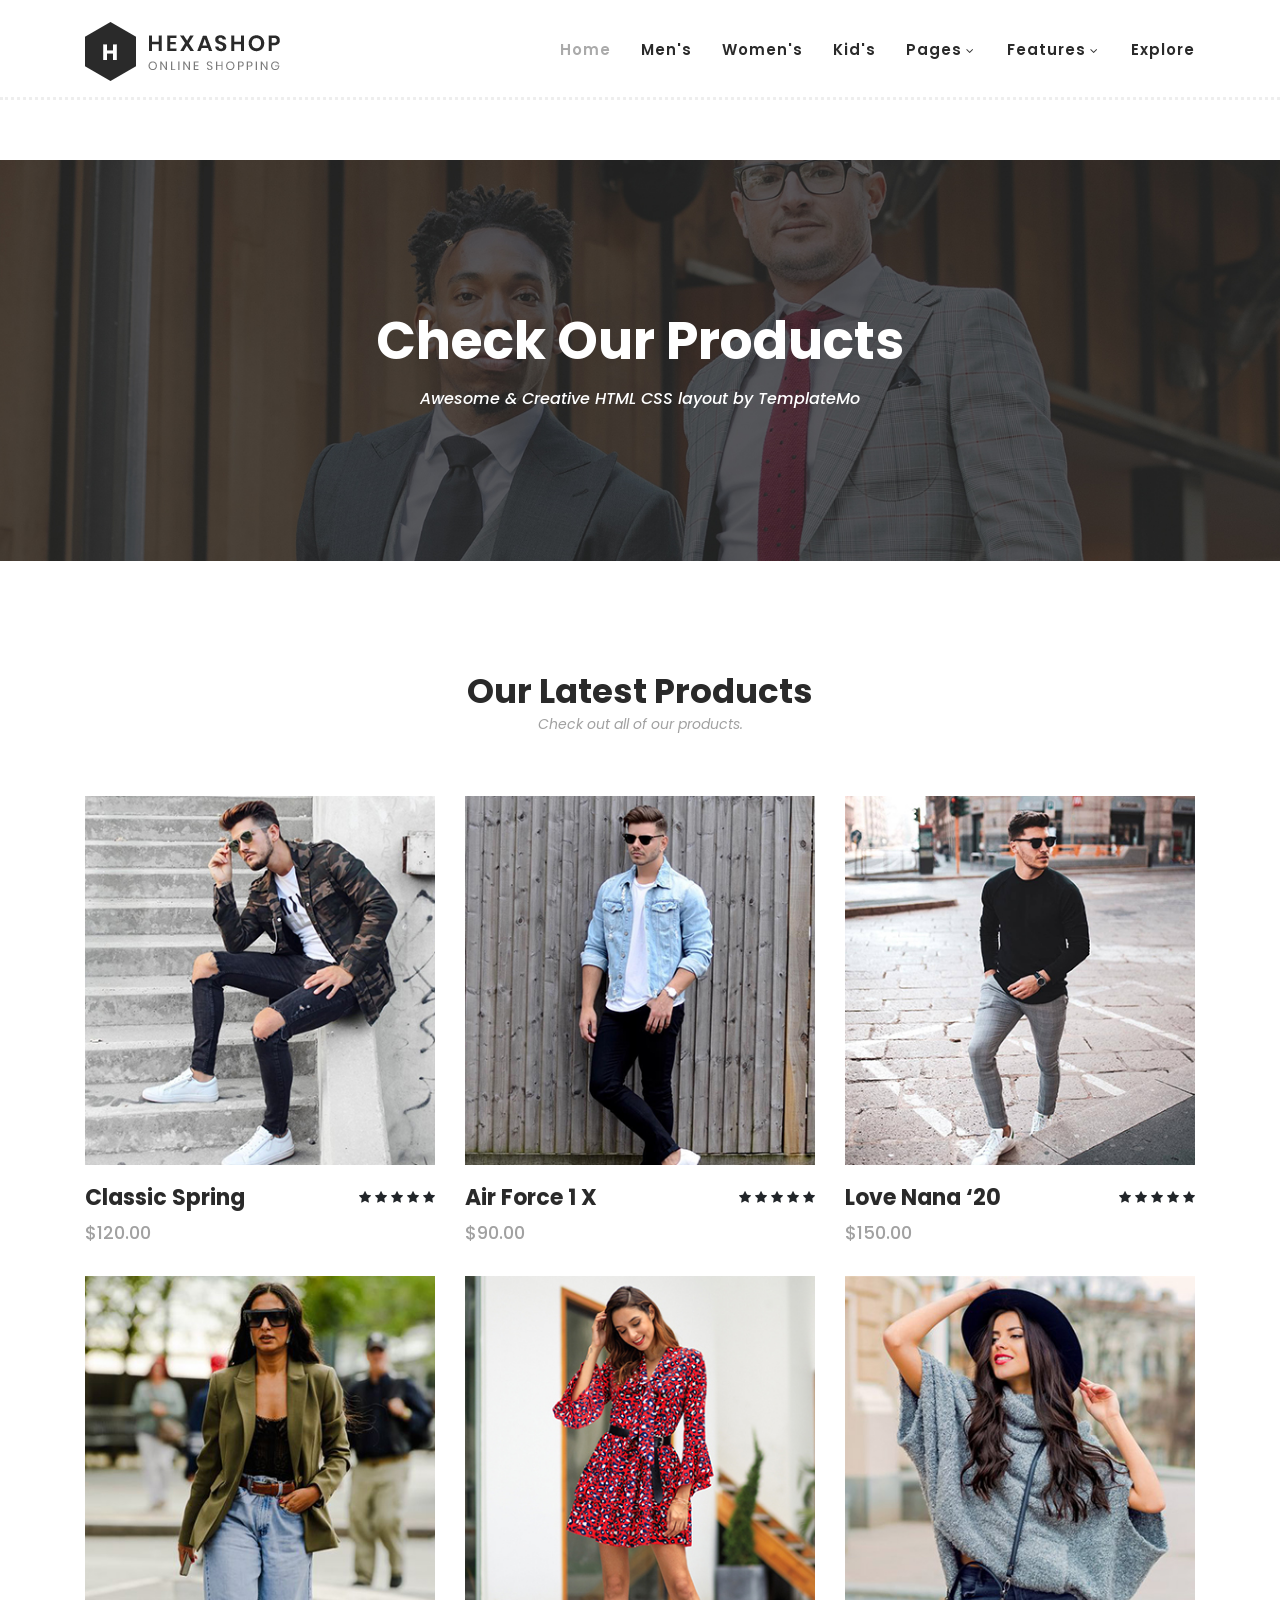
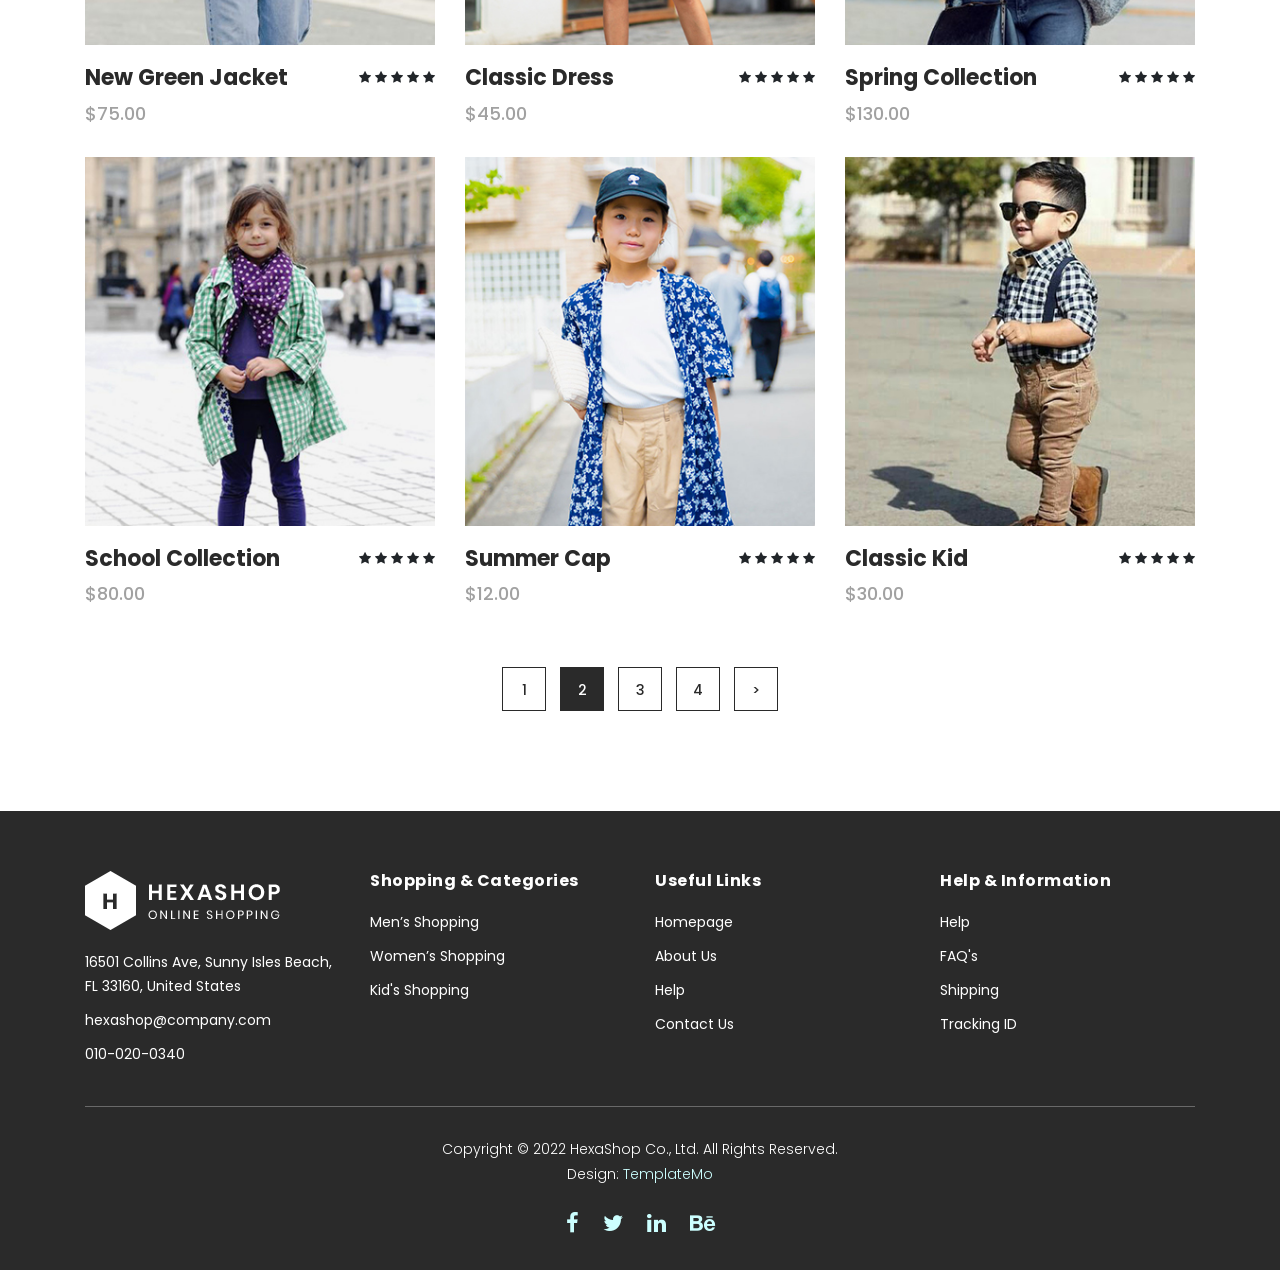
<file: products.html>
<!DOCTYPE html>
<html lang="en">

  <head>

    <meta charset="utf-8">
    <meta name="viewport" content="width=device-width, initial-scale=1, shrink-to-fit=no">
    <meta name="description" content="">
    <meta name="author" content="">
    <link href="https://fonts.googleapis.com/css?family=Poppins:100,200,300,400,500,600,700,800,900&display=swap" rel="stylesheet">

    <title>Hexashop - Product Listing Page</title>


    <!-- Additional CSS Files -->
    <link rel="stylesheet" type="text/css" href="assets/css/bootstrap.min.css">

    <link rel="stylesheet" type="text/css" href="assets/css/font-awesome.css">

    <link rel="stylesheet" href="assets/css/templatemo-hexashop.css">

    <link rel="stylesheet" href="assets/css/owl-carousel.css">

    <link rel="stylesheet" href="assets/css/lightbox.css">
<!--

TemplateMo 571 Hexashop

https://templatemo.com/tm-571-hexashop

-->
    </head>
    
    <body>
    
    <!-- ***** Preloader Start ***** -->
    <div id="preloader">
        <div class="jumper">
            <div></div>
            <div></div>
            <div></div>
        </div>
    </div>  
    <!-- ***** Preloader End ***** -->
    
    
    <!-- ***** Header Area Start ***** -->
    <header class="header-area header-sticky">
        <div class="container">
            <div class="row">
                <div class="col-12">
                    <nav class="main-nav">
                        <!-- ***** Logo Start ***** -->
                        <a href="index.html" class="logo">
                            <img src="assets/images/logo.png">
                        </a>
                        <!-- ***** Logo End ***** -->
                        <!-- ***** Menu Start ***** -->
                        <ul class="nav">
                            <li class="scroll-to-section"><a href="index.html" class="active">Home</a></li>
                            <li class="scroll-to-section"><a href="index.html">Men's</a></li>
                            <li class="scroll-to-section"><a href="index.html">Women's</a></li>
                            <li class="scroll-to-section"><a href="index.html">Kid's</a></li>
                            <li class="submenu">
                                <a href="javascript:;">Pages</a>
                                <ul>
                                    <li><a href="about.html">About Us</a></li>
                                    <li><a href="products.html">Products</a></li>
                                    <li><a href="single-product.html">Single Product</a></li>
                                    <li><a href="contact.html">Contact Us</a></li>
                                </ul>
                            </li>
                            <li class="submenu">
                                <a href="javascript:;">Features</a>
                                <ul>
                                    <li><a href="#">Features Page 1</a></li>
                                    <li><a href="#">Features Page 2</a></li>
                                    <li><a href="#">Features Page 3</a></li>
                                    <li><a rel="nofollow" href="https://templatemo.com/page/4" target="_blank">Template Page 4</a></li>
                                </ul>
                            </li>
                            <li class="scroll-to-section"><a href="index.html">Explore</a></li>
                        </ul>        
                        <a class='menu-trigger'>
                            <span>Menu</span>
                        </a>
                        <!-- ***** Menu End ***** -->
                    </nav>
                </div>
            </div>
        </div>
    </header>
    <!-- ***** Header Area End ***** -->

    <!-- ***** Main Banner Area Start ***** -->
    <div class="page-heading" id="top">
        <div class="container">
            <div class="row">
                <div class="col-lg-12">
                    <div class="inner-content">
                        <h2>Check Our Products</h2>
                        <span>Awesome &amp; Creative HTML CSS layout by TemplateMo</span>
                    </div>
                </div>
            </div>
        </div>
    </div>
    <!-- ***** Main Banner Area End ***** -->


    <!-- ***** Products Area Starts ***** -->
    <section class="section" id="products">
        <div class="container">
            <div class="row">
                <div class="col-lg-12">
                    <div class="section-heading">
                        <h2>Our Latest Products</h2>
                        <span>Check out all of our products.</span>
                    </div>
                </div>
            </div>
        </div>
        <div class="container">
            <div class="row">
                <div class="col-lg-4">
                    <div class="item">
                        <div class="thumb">
                            <div class="hover-content">
                                <ul>
                                    <li><a href="single-product.html"><i class="fa fa-eye"></i></a></li>
                                    <li><a href="single-product.html"><i class="fa fa-star"></i></a></li>
                                    <li><a href="single-product.html"><i class="fa fa-shopping-cart"></i></a></li>
                                </ul>
                            </div>
                            <img src="assets/images/men-01.jpg" alt="">
                        </div>
                        <div class="down-content">
                            <h4>Classic Spring</h4>
                            <span>$120.00</span>
                            <ul class="stars">
                                <li><i class="fa fa-star"></i></li>
                                <li><i class="fa fa-star"></i></li>
                                <li><i class="fa fa-star"></i></li>
                                <li><i class="fa fa-star"></i></li>
                                <li><i class="fa fa-star"></i></li>
                            </ul>
                        </div>
                    </div>
                </div>
                <div class="col-lg-4">
                    <div class="item">
                        <div class="thumb">
                            <div class="hover-content">
                                <ul>
                                    <li><a href="single-product.html"><i class="fa fa-eye"></i></a></li>
                                    <li><a href="single-product.html"><i class="fa fa-star"></i></a></li>
                                    <li><a href="single-product.html"><i class="fa fa-shopping-cart"></i></a></li>
                                </ul>
                            </div>
                            <img src="assets/images/men-02.jpg" alt="">
                        </div>
                        <div class="down-content">
                            <h4>Air Force 1 X</h4>
                            <span>$90.00</span>
                            <ul class="stars">
                                <li><i class="fa fa-star"></i></li>
                                <li><i class="fa fa-star"></i></li>
                                <li><i class="fa fa-star"></i></li>
                                <li><i class="fa fa-star"></i></li>
                                <li><i class="fa fa-star"></i></li>
                            </ul>
                        </div>
                    </div>
                </div>
                <div class="col-lg-4">
                    <div class="item">
                        <div class="thumb">
                            <div class="hover-content">
                                <ul>
                                    <li><a href="single-product.html"><i class="fa fa-eye"></i></a></li>
                                    <li><a href="single-product.html"><i class="fa fa-star"></i></a></li>
                                    <li><a href="single-product.html"><i class="fa fa-shopping-cart"></i></a></li>
                                </ul>
                            </div>
                            <img src="assets/images/men-03.jpg" alt="">
                        </div>
                        <div class="down-content">
                            <h4>Love Nana ‘20</h4>
                            <span>$150.00</span>
                            <ul class="stars">
                                <li><i class="fa fa-star"></i></li>
                                <li><i class="fa fa-star"></i></li>
                                <li><i class="fa fa-star"></i></li>
                                <li><i class="fa fa-star"></i></li>
                                <li><i class="fa fa-star"></i></li>
                            </ul>
                        </div>
                    </div>
                </div>
                <div class="col-lg-4">
                    <div class="item">
                        <div class="thumb">
                            <div class="hover-content">
                                <ul>
                                    <li><a href="single-product.html"><i class="fa fa-eye"></i></a></li>
                                    <li><a href="single-product.html"><i class="fa fa-star"></i></a></li>
                                    <li><a href="single-product.html"><i class="fa fa-shopping-cart"></i></a></li>
                                </ul>
                            </div>
                            <img src="assets/images/women-01.jpg" alt="">
                        </div>
                        <div class="down-content">
                            <h4>New Green Jacket</h4>
                            <span>$75.00</span>
                            <ul class="stars">
                                <li><i class="fa fa-star"></i></li>
                                <li><i class="fa fa-star"></i></li>
                                <li><i class="fa fa-star"></i></li>
                                <li><i class="fa fa-star"></i></li>
                                <li><i class="fa fa-star"></i></li>
                            </ul>
                        </div>
                    </div>
                </div>
                <div class="col-lg-4">
                    <div class="item">
                        <div class="thumb">
                            <div class="hover-content">
                                <ul>
                                    <li><a href="single-product.html"><i class="fa fa-eye"></i></a></li>
                                    <li><a href="single-product.html"><i class="fa fa-star"></i></a></li>
                                    <li><a href="single-product.html"><i class="fa fa-shopping-cart"></i></a></li>
                                </ul>
                            </div>
                            <img src="assets/images/women-02.jpg" alt="">
                        </div>
                        <div class="down-content">
                            <h4>Classic Dress</h4>
                            <span>$45.00</span>
                            <ul class="stars">
                                <li><i class="fa fa-star"></i></li>
                                <li><i class="fa fa-star"></i></li>
                                <li><i class="fa fa-star"></i></li>
                                <li><i class="fa fa-star"></i></li>
                                <li><i class="fa fa-star"></i></li>
                            </ul>
                        </div>
                    </div>
                </div>
                <div class="col-lg-4">
                    <div class="item">
                        <div class="thumb">
                            <div class="hover-content">
                                <ul>
                                    <li><a href="single-product.html"><i class="fa fa-eye"></i></a></li>
                                    <li><a href="single-product.html"><i class="fa fa-star"></i></a></li>
                                    <li><a href="single-product.html"><i class="fa fa-shopping-cart"></i></a></li>
                                </ul>
                            </div>
                            <img src="assets/images/women-03.jpg" alt="">
                        </div>
                        <div class="down-content">
                            <h4>Spring Collection</h4>
                            <span>$130.00</span>
                            <ul class="stars">
                                <li><i class="fa fa-star"></i></li>
                                <li><i class="fa fa-star"></i></li>
                                <li><i class="fa fa-star"></i></li>
                                <li><i class="fa fa-star"></i></li>
                                <li><i class="fa fa-star"></i></li>
                            </ul>
                        </div>
                    </div>
                </div>
                <div class="col-lg-4">
                    <div class="item">
                        <div class="thumb">
                            <div class="hover-content">
                                <ul>
                                    <li><a href="single-product.html"><i class="fa fa-eye"></i></a></li>
                                    <li><a href="single-product.html"><i class="fa fa-star"></i></a></li>
                                    <li><a href="single-product.html"><i class="fa fa-shopping-cart"></i></a></li>
                                </ul>
                            </div>
                            <img src="assets/images/kid-01.jpg" alt="">
                        </div>
                        <div class="down-content">
                            <h4>School Collection</h4>
                            <span>$80.00</span>
                            <ul class="stars">
                                <li><i class="fa fa-star"></i></li>
                                <li><i class="fa fa-star"></i></li>
                                <li><i class="fa fa-star"></i></li>
                                <li><i class="fa fa-star"></i></li>
                                <li><i class="fa fa-star"></i></li>
                            </ul>
                        </div>
                    </div>
                </div>
                <div class="col-lg-4">
                    <div class="item">
                        <div class="thumb">
                            <div class="hover-content">
                                <ul>
                                    <li><a href="single-product.html"><i class="fa fa-eye"></i></a></li>
                                    <li><a href="single-product.html"><i class="fa fa-star"></i></a></li>
                                    <li><a href="single-product.html"><i class="fa fa-shopping-cart"></i></a></li>
                                </ul>
                            </div>
                            <img src="assets/images/kid-02.jpg" alt="">
                        </div>
                        <div class="down-content">
                            <h4>Summer Cap</h4>
                            <span>$12.00</span>
                            <ul class="stars">
                                <li><i class="fa fa-star"></i></li>
                                <li><i class="fa fa-star"></i></li>
                                <li><i class="fa fa-star"></i></li>
                                <li><i class="fa fa-star"></i></li>
                                <li><i class="fa fa-star"></i></li>
                            </ul>
                        </div>
                    </div>
                </div>
                <div class="col-lg-4">
                    <div class="item">
                        <div class="thumb">
                            <div class="hover-content">
                                <ul>
                                    <li><a href="single-product.html"><i class="fa fa-eye"></i></a></li>
                                    <li><a href="single-product.html"><i class="fa fa-star"></i></a></li>
                                    <li><a href="single-product.html"><i class="fa fa-shopping-cart"></i></a></li>
                                </ul>
                            </div>
                            <img src="assets/images/kid-03.jpg" alt="">
                        </div>
                        <div class="down-content">
                            <h4>Classic Kid</h4>
                            <span>$30.00</span>
                            <ul class="stars">
                                <li><i class="fa fa-star"></i></li>
                                <li><i class="fa fa-star"></i></li>
                                <li><i class="fa fa-star"></i></li>
                                <li><i class="fa fa-star"></i></li>
                                <li><i class="fa fa-star"></i></li>
                            </ul>
                        </div>
                    </div>
                </div>
                <div class="col-lg-12">
                    <div class="pagination">
                        <ul>
                            <li>
                                <a href="#">1</a>
                            </li>
                            <li class="active">
                                <a href="#">2</a>
                            </li>
                            <li>
                                <a href="#">3</a>
                            </li>
                            <li>
                                <a href="#">4</a>
                            </li>
                            <li>
                                <a href="#">></a>
                            </li>
                        </ul>
                    </div>
                </div>
            </div>
        </div>
    </section>
    <!-- ***** Products Area Ends ***** -->
    
    <!-- ***** Footer Start ***** -->
    <footer>
        <div class="container">
            <div class="row">
                <div class="col-lg-3">
                    <div class="first-item">
                        <div class="logo">
                            <img src="assets/images/white-logo.png" alt="hexashop ecommerce templatemo">
                        </div>
                        <ul>
                            <li><a href="#">16501 Collins Ave, Sunny Isles Beach, FL 33160, United States</a></li>
                            <li><a href="#">hexashop@company.com</a></li>
                            <li><a href="#">010-020-0340</a></li>
                        </ul>
                    </div>
                </div>
                <div class="col-lg-3">
                    <h4>Shopping &amp; Categories</h4>
                    <ul>
                        <li><a href="#">Men’s Shopping</a></li>
                        <li><a href="#">Women’s Shopping</a></li>
                        <li><a href="#">Kid's Shopping</a></li>
                    </ul>
                </div>
                <div class="col-lg-3">
                    <h4>Useful Links</h4>
                    <ul>
                        <li><a href="#">Homepage</a></li>
                        <li><a href="#">About Us</a></li>
                        <li><a href="#">Help</a></li>
                        <li><a href="#">Contact Us</a></li>
                    </ul>
                </div>
                <div class="col-lg-3">
                    <h4>Help &amp; Information</h4>
                    <ul>
                        <li><a href="#">Help</a></li>
                        <li><a href="#">FAQ's</a></li>
                        <li><a href="#">Shipping</a></li>
                        <li><a href="#">Tracking ID</a></li>
                    </ul>
                </div>
                <div class="col-lg-12">
                    <div class="under-footer">
                        <p>Copyright © 2022 HexaShop Co., Ltd. All Rights Reserved. 
                        
                        <br>Design: <a href="https://templatemo.com" target="_parent" title="free css templates">TemplateMo</a></p>
                        <ul>
                            <li><a href="#"><i class="fa fa-facebook"></i></a></li>
                            <li><a href="#"><i class="fa fa-twitter"></i></a></li>
                            <li><a href="#"><i class="fa fa-linkedin"></i></a></li>
                            <li><a href="#"><i class="fa fa-behance"></i></a></li>
                        </ul>
                    </div>
                </div>
            </div>
        </div>
    </footer>
    

    <!-- jQuery -->
    <script src="assets/js/jquery-2.1.0.min.js"></script>

    <!-- Bootstrap -->
    <script src="assets/js/popper.js"></script>
    <script src="assets/js/bootstrap.min.js"></script>

    <!-- Plugins -->
    <script src="assets/js/owl-carousel.js"></script>
    <script src="assets/js/accordions.js"></script>
    <script src="assets/js/datepicker.js"></script>
    <script src="assets/js/scrollreveal.min.js"></script>
    <script src="assets/js/waypoints.min.js"></script>
    <script src="assets/js/jquery.counterup.min.js"></script>
    <script src="assets/js/imgfix.min.js"></script> 
    <script src="assets/js/slick.js"></script> 
    <script src="assets/js/lightbox.js"></script> 
    <script src="assets/js/isotope.js"></script> 
    
    <!-- Global Init -->
    <script src="assets/js/custom.js"></script>

    <script>

        $(function() {
            var selectedClass = "";
            $("p").click(function(){
            selectedClass = $(this).attr("data-rel");
            $("#portfolio").fadeTo(50, 0.1);
                $("#portfolio div").not("."+selectedClass).fadeOut();
            setTimeout(function() {
              $("."+selectedClass).fadeIn();
              $("#portfolio").fadeTo(50, 1);
            }, 500);
                
            });
        });

    </script>

  </body>

</html>
</file>
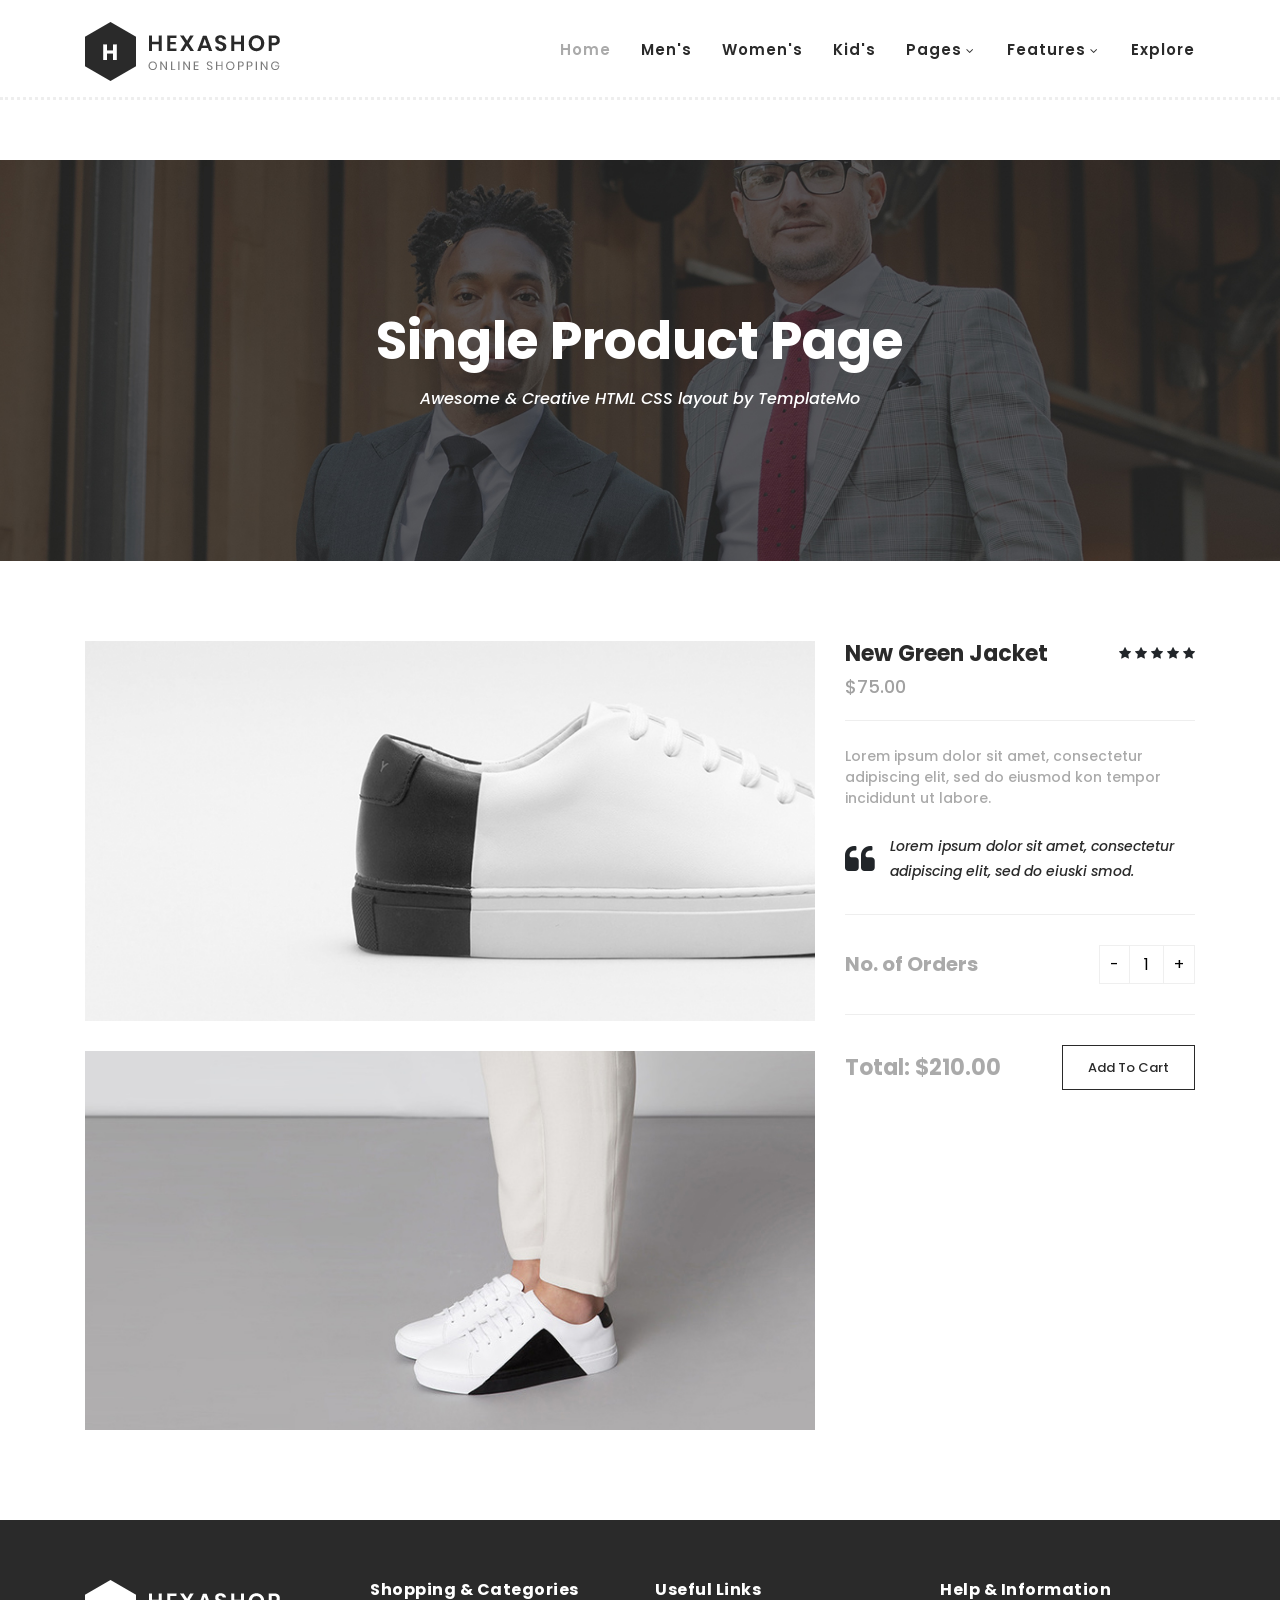
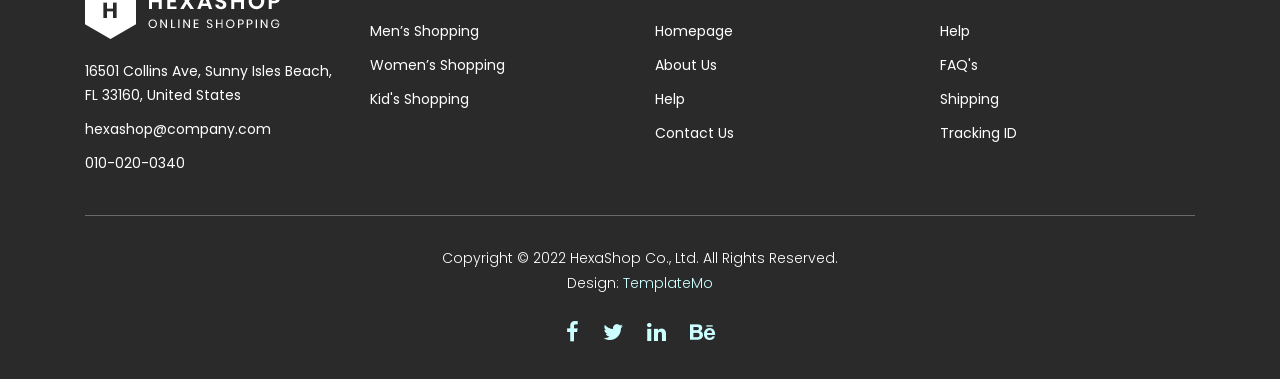
<file: single-product.html>
<!DOCTYPE html>
<html lang="en">

  <head>

    <meta charset="utf-8">
    <meta name="viewport" content="width=device-width, initial-scale=1, shrink-to-fit=no">
    <meta name="description" content="">
    <meta name="author" content="">
    <link href="https://fonts.googleapis.com/css?family=Poppins:100,200,300,400,500,600,700,800,900&display=swap" rel="stylesheet">

    <title>Hexashop - Product Detail Page</title>


    <!-- Additional CSS Files -->
    <link rel="stylesheet" type="text/css" href="assets/css/bootstrap.min.css">

    <link rel="stylesheet" type="text/css" href="assets/css/font-awesome.css">

    <link rel="stylesheet" href="assets/css/templatemo-hexashop.css">

    <link rel="stylesheet" href="assets/css/owl-carousel.css">

    <link rel="stylesheet" href="assets/css/lightbox.css">
<!--

TemplateMo 571 Hexashop

https://templatemo.com/tm-571-hexashop

-->
    </head>
    
    <body>
    
    <!-- ***** Preloader Start ***** -->
    <div id="preloader">
        <div class="jumper">
            <div></div>
            <div></div>
            <div></div>
        </div>
    </div>  
    <!-- ***** Preloader End ***** -->
    
    
    <!-- ***** Header Area Start ***** -->
    <header class="header-area header-sticky">
        <div class="container">
            <div class="row">
                <div class="col-12">
                    <nav class="main-nav">
                        <!-- ***** Logo Start ***** -->
                        <a href="index.html" class="logo">
                            <img src="assets/images/logo.png">
                        </a>
                        <!-- ***** Logo End ***** -->
                        <!-- ***** Menu Start ***** -->
                        <ul class="nav">
                            <li class="scroll-to-section"><a href="index.html" class="active">Home</a></li>
                            <li class="scroll-to-section"><a href="index.html">Men's</a></li>
                            <li class="scroll-to-section"><a href="index.html">Women's</a></li>
                            <li class="scroll-to-section"><a href="index.html">Kid's</a></li>
                            <li class="submenu">
                                <a href="javascript:;">Pages</a>
                                <ul>
                                    <li><a href="about.html">About Us</a></li>
                                    <li><a href="products.html">Products</a></li>
                                    <li><a href="single-product.html">Single Product</a></li>
                                    <li><a href="contact.html">Contact Us</a></li>
                                </ul>
                            </li>
                            <li class="submenu">
                                <a href="javascript:;">Features</a>
                                <ul>
                                    <li><a href="#">Features Page 1</a></li>
                                    <li><a href="#">Features Page 2</a></li>
                                    <li><a href="#">Features Page 3</a></li>
                                    <li><a rel="nofollow" href="https://templatemo.com/page/4" target="_blank">Template Page 4</a></li>
                                </ul>
                            </li>
                            <li class="scroll-to-section"><a href="index.html">Explore</a></li>
                        </ul>        
                        <a class='menu-trigger'>
                            <span>Menu</span>
                        </a>
                        <!-- ***** Menu End ***** -->
                    </nav>
                </div>
            </div>
        </div>
    </header>
    <!-- ***** Header Area End ***** -->

    <!-- ***** Main Banner Area Start ***** -->
    <div class="page-heading" id="top">
        <div class="container">
            <div class="row">
                <div class="col-lg-12">
                    <div class="inner-content">
                        <h2>Single Product Page</h2>
                        <span>Awesome &amp; Creative HTML CSS layout by TemplateMo</span>
                    </div>
                </div>
            </div>
        </div>
    </div>
    <!-- ***** Main Banner Area End ***** -->


    <!-- ***** Product Area Starts ***** -->
    <section class="section" id="product">
        <div class="container">
            <div class="row">
                <div class="col-lg-8">
                <div class="left-images">
                    <img src="assets/images/single-product-01.jpg" alt="">
                    <img src="assets/images/single-product-02.jpg" alt="">
                </div>
            </div>
            <div class="col-lg-4">
                <div class="right-content">
                    <h4>New Green Jacket</h4>
                    <span class="price">$75.00</span>
                    <ul class="stars">
                        <li><i class="fa fa-star"></i></li>
                        <li><i class="fa fa-star"></i></li>
                        <li><i class="fa fa-star"></i></li>
                        <li><i class="fa fa-star"></i></li>
                        <li><i class="fa fa-star"></i></li>
                    </ul>
                    <span>Lorem ipsum dolor sit amet, consectetur adipiscing elit, sed do eiusmod kon tempor incididunt ut labore.</span>
                    <div class="quote">
                        <i class="fa fa-quote-left"></i><p>Lorem ipsum dolor sit amet, consectetur adipiscing elit, sed do eiuski smod.</p>
                    </div>
                    <div class="quantity-content">
                        <div class="left-content">
                            <h6>No. of Orders</h6>
                        </div>
                        <div class="right-content">
                            <div class="quantity buttons_added">
                                <input type="button" value="-" class="minus"><input type="number" step="1" min="1" max="" name="quantity" value="1" title="Qty" class="input-text qty text" size="4" pattern="" inputmode=""><input type="button" value="+" class="plus">
                            </div>
                        </div>
                    </div>
                    <div class="total">
                        <h4>Total: $210.00</h4>
                        <div class="main-border-button"><a href="#">Add To Cart</a></div>
                    </div>
                </div>
            </div>
            </div>
        </div>
    </section>
    <!-- ***** Product Area Ends ***** -->
    
    <!-- ***** Footer Start ***** -->
    <footer>
        <div class="container">
            <div class="row">
                <div class="col-lg-3">
                    <div class="first-item">
                        <div class="logo">
                            <img src="assets/images/white-logo.png" alt="hexashop ecommerce templatemo">
                        </div>
                        <ul>
                            <li><a href="#">16501 Collins Ave, Sunny Isles Beach, FL 33160, United States</a></li>
                            <li><a href="#">hexashop@company.com</a></li>
                            <li><a href="#">010-020-0340</a></li>
                        </ul>
                    </div>
                </div>
                <div class="col-lg-3">
                    <h4>Shopping &amp; Categories</h4>
                    <ul>
                        <li><a href="#">Men’s Shopping</a></li>
                        <li><a href="#">Women’s Shopping</a></li>
                        <li><a href="#">Kid's Shopping</a></li>
                    </ul>
                </div>
                <div class="col-lg-3">
                    <h4>Useful Links</h4>
                    <ul>
                        <li><a href="#">Homepage</a></li>
                        <li><a href="#">About Us</a></li>
                        <li><a href="#">Help</a></li>
                        <li><a href="#">Contact Us</a></li>
                    </ul>
                </div>
                <div class="col-lg-3">
                    <h4>Help &amp; Information</h4>
                    <ul>
                        <li><a href="#">Help</a></li>
                        <li><a href="#">FAQ's</a></li>
                        <li><a href="#">Shipping</a></li>
                        <li><a href="#">Tracking ID</a></li>
                    </ul>
                </div>
                <div class="col-lg-12">
                    <div class="under-footer">
                        <p>Copyright © 2022 HexaShop Co., Ltd. All Rights Reserved. 
                        
                        <br>Design: <a href="https://templatemo.com" target="_parent" title="free css templates">TemplateMo</a></p>
                        <ul>
                            <li><a href="#"><i class="fa fa-facebook"></i></a></li>
                            <li><a href="#"><i class="fa fa-twitter"></i></a></li>
                            <li><a href="#"><i class="fa fa-linkedin"></i></a></li>
                            <li><a href="#"><i class="fa fa-behance"></i></a></li>
                        </ul>
                    </div>
                </div>
            </div>
        </div>
    </footer>
    

    <!-- jQuery -->
    <script src="assets/js/jquery-2.1.0.min.js"></script>

    <!-- Bootstrap -->
    <script src="assets/js/popper.js"></script>
    <script src="assets/js/bootstrap.min.js"></script>

    <!-- Plugins -->
    <script src="assets/js/owl-carousel.js"></script>
    <script src="assets/js/accordions.js"></script>
    <script src="assets/js/datepicker.js"></script>
    <script src="assets/js/scrollreveal.min.js"></script>
    <script src="assets/js/waypoints.min.js"></script>
    <script src="assets/js/jquery.counterup.min.js"></script>
    <script src="assets/js/imgfix.min.js"></script> 
    <script src="assets/js/slick.js"></script> 
    <script src="assets/js/lightbox.js"></script> 
    <script src="assets/js/isotope.js"></script> 
    <script src="assets/js/quantity.js"></script>
    
    <!-- Global Init -->
    <script src="assets/js/custom.js"></script>

    <script>

        $(function() {
            var selectedClass = "";
            $("p").click(function(){
            selectedClass = $(this).attr("data-rel");
            $("#portfolio").fadeTo(50, 0.1);
                $("#portfolio div").not("."+selectedClass).fadeOut();
            setTimeout(function() {
              $("."+selectedClass).fadeIn();
              $("#portfolio").fadeTo(50, 1);
            }, 500);
                
            });
        });

    </script>

  </body>

</html>
</file>
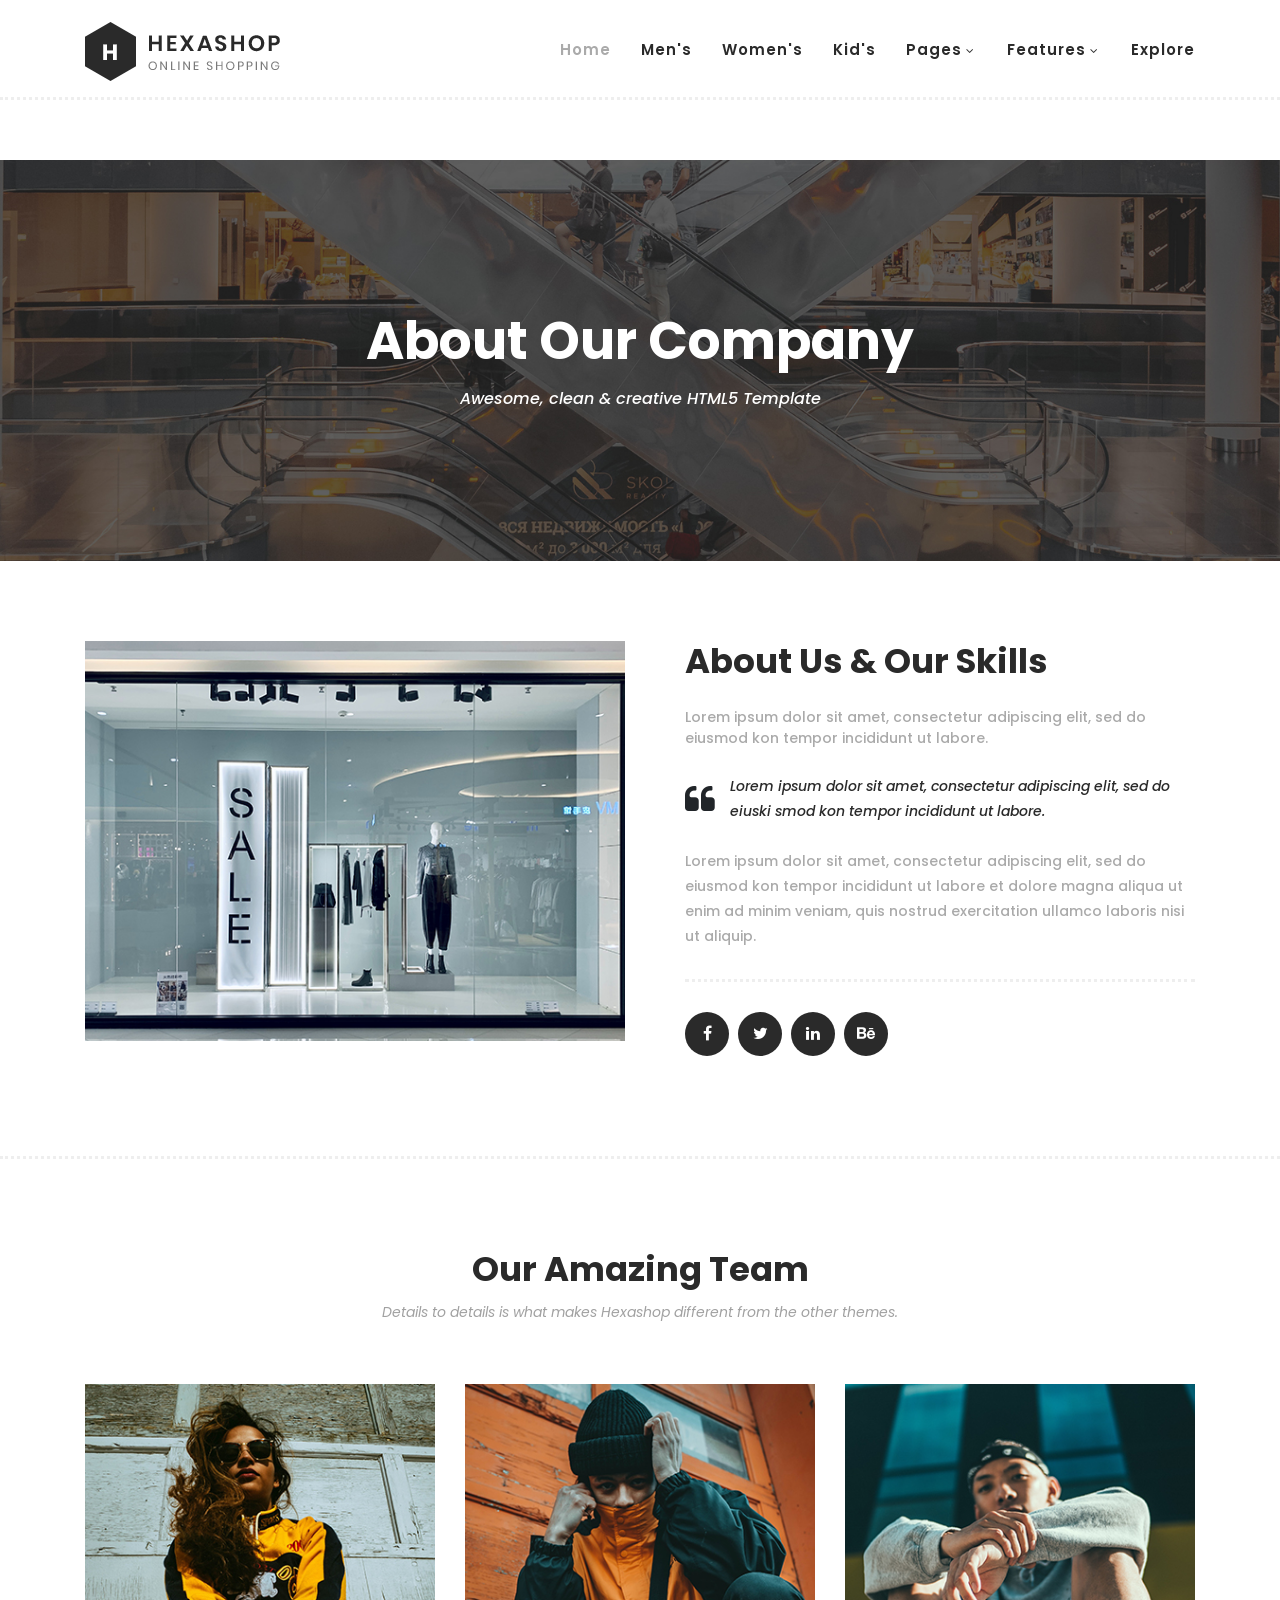
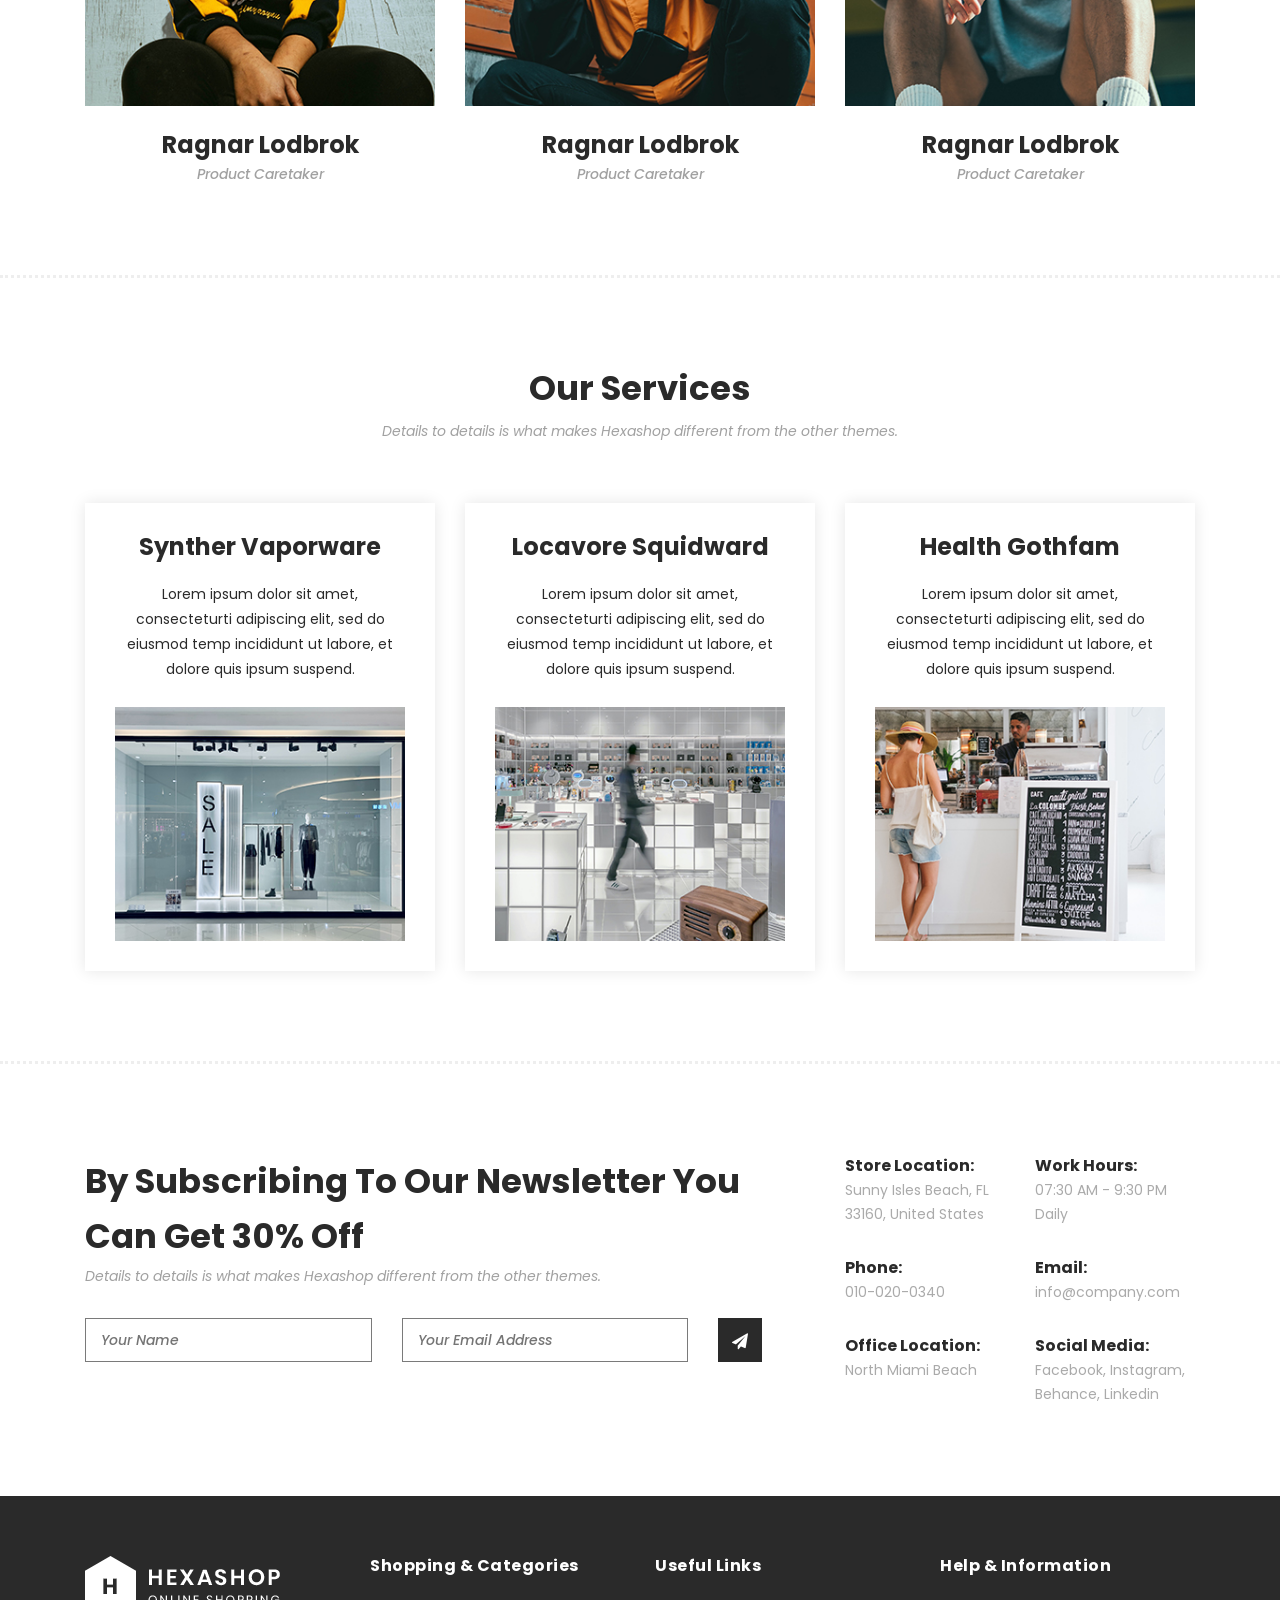
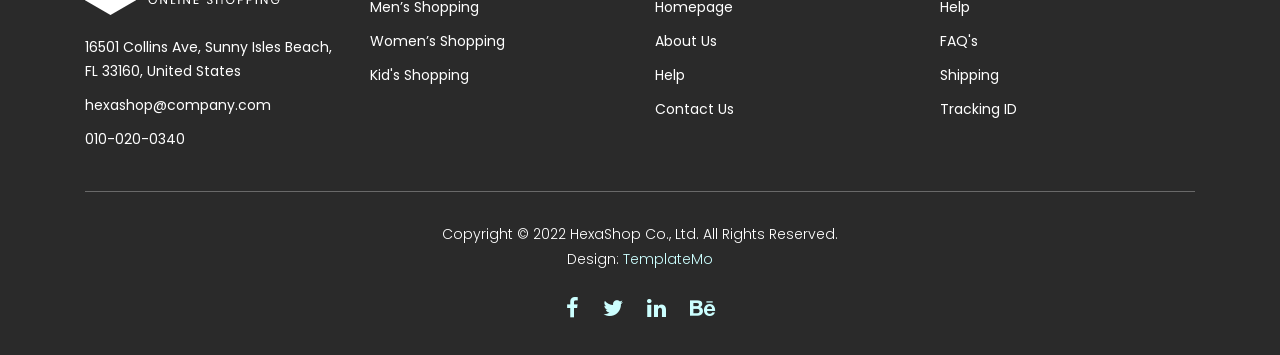
<file: templatemo_571_hexashop/about.html>
<!DOCTYPE html>
<html lang="en">

  <head>

    <meta charset="utf-8">
    <meta name="viewport" content="width=device-width, initial-scale=1, shrink-to-fit=no">
    <meta name="description" content="">
    <meta name="author" content="">
    <link href="https://fonts.googleapis.com/css?family=Poppins:100,200,300,400,500,600,700,800,900&display=swap" rel="stylesheet">

    <title>Hexashop - About Page</title>


    <!-- Additional CSS Files -->
    <link rel="stylesheet" type="text/css" href="assets/css/bootstrap.min.css">

    <link rel="stylesheet" type="text/css" href="assets/css/font-awesome.css">

    <link rel="stylesheet" href="assets/css/templatemo-hexashop.css">

    <link rel="stylesheet" href="assets/css/owl-carousel.css">

    <link rel="stylesheet" href="assets/css/lightbox.css">
<!--

TemplateMo 571 Hexashop

https://templatemo.com/tm-571-hexashop

-->
    </head>
    
    <body>
    
    <!-- ***** Preloader Start ***** -->
    <div id="preloader">
        <div class="jumper">
            <div></div>
            <div></div>
            <div></div>
        </div>
    </div>  
    <!-- ***** Preloader End ***** -->
    
    
    <!-- ***** Header Area Start ***** -->
    <header class="header-area header-sticky">
        <div class="container">
            <div class="row">
                <div class="col-12">
                    <nav class="main-nav">
                        <!-- ***** Logo Start ***** -->
                        <a href="index.html" class="logo">
                            <img src="assets/images/logo.png">
                        </a>
                        <!-- ***** Logo End ***** -->
                        <!-- ***** Menu Start ***** -->
                        <ul class="nav">
                            <li class="scroll-to-section"><a href="index.html" class="active">Home</a></li>
                            <li class="scroll-to-section"><a href="index.html">Men's</a></li>
                            <li class="scroll-to-section"><a href="index.html">Women's</a></li>
                            <li class="scroll-to-section"><a href="index.html">Kid's</a></li>
                            <li class="submenu">
                                <a href="javascript:;">Pages</a>
                                <ul>
                                    <li><a href="about.html">About Us</a></li>
                                    <li><a href="products.html">Products</a></li>
                                    <li><a href="single-product.html">Single Product</a></li>
                                    <li><a href="contact.html">Contact Us</a></li>
                                </ul>
                            </li>
                            <li class="submenu">
                                <a href="javascript:;">Features</a>
                                <ul>
                                    <li><a href="#">Features Page 1</a></li>
                                    <li><a href="#">Features Page 2</a></li>
                                    <li><a href="#">Features Page 3</a></li>
                                    <li><a rel="nofollow" href="https://templatemo.com/page/4" target="_blank">Template Page 4</a></li>
                                </ul>
                            </li>
                            <li class="scroll-to-section"><a href="index.html">Explore</a></li>
                        </ul>        
                        <a class='menu-trigger'>
                            <span>Menu</span>
                        </a>
                        <!-- ***** Menu End ***** -->
                    </nav>
                </div>
            </div>
        </div>
    </header>
    <!-- ***** Header Area End ***** -->

    <!-- ***** Main Banner Area Start ***** -->
    <div class="page-heading about-page-heading" id="top">
        <div class="container">
            <div class="row">
                <div class="col-lg-12">
                    <div class="inner-content">
                        <h2>About Our Company</h2>
                        <span>Awesome, clean &amp; creative HTML5 Template</span>
                    </div>
                </div>
            </div>
        </div>
    </div>
    <!-- ***** Main Banner Area End ***** -->

    <!-- ***** About Area Starts ***** -->
    <div class="about-us">
        <div class="container">
            <div class="row">
                <div class="col-lg-6">
                    <div class="left-image">
                        <img src="assets/images/about-left-image.jpg" alt="">
                    </div>
                </div>
                <div class="col-lg-6">
                    <div class="right-content">
                        <h4>About Us &amp; Our Skills</h4>
                        <span>Lorem ipsum dolor sit amet, consectetur adipiscing elit, sed do eiusmod kon tempor incididunt ut labore.</span>
                        <div class="quote">
                            <i class="fa fa-quote-left"></i><p>Lorem ipsum dolor sit amet, consectetur adipiscing elit, sed do eiuski smod kon tempor incididunt ut labore.</p>
                        </div>
                        <p>Lorem ipsum dolor sit amet, consectetur adipiscing elit, sed do eiusmod kon tempor incididunt ut labore et dolore magna aliqua ut enim ad minim veniam, quis nostrud exercitation ullamco laboris nisi ut aliquip.</p>
                        <ul>
                            <li><a href="#"><i class="fa fa-facebook"></i></a></li>
                            <li><a href="#"><i class="fa fa-twitter"></i></a></li>
                            <li><a href="#"><i class="fa fa-linkedin"></i></a></li>
                            <li><a href="#"><i class="fa fa-behance"></i></a></li>
                        </ul>
                    </div>
                </div>
            </div>
        </div>
    </div>
    <!-- ***** About Area Ends ***** -->

    <!-- ***** Our Team Area Starts ***** -->
    <section class="our-team">
        <div class="container">
            <div class="row">
                <div class="col-lg-12">
                    <div class="section-heading">
                        <h2>Our Amazing Team</h2>
                        <span>Details to details is what makes Hexashop different from the other themes.</span>
                    </div>
                </div>
                <div class="col-lg-4">
                    <div class="team-item">
                        <div class="thumb">
                            <div class="hover-effect">
                                <div class="inner-content">
                                    <ul>
                                        <li><a href="#"><i class="fa fa-facebook"></i></a></li>
                                        <li><a href="#"><i class="fa fa-twitter"></i></a></li>
                                        <li><a href="#"><i class="fa fa-linkedin"></i></a></li>
                                        <li><a href="#"><i class="fa fa-behance"></i></a></li>
                                    </ul>
                                </div>
                            </div>
                            <img src="assets/images/team-member-01.jpg">
                        </div>
                        <div class="down-content">
                            <h4>Ragnar Lodbrok</h4>
                            <span>Product Caretaker</span>
                        </div>
                    </div>
                </div>
                <div class="col-lg-4">
                    <div class="team-item">
                        <div class="thumb">
                            <div class="hover-effect">
                                <div class="inner-content">
                                    <ul>
                                        <li><a href="#"><i class="fa fa-facebook"></i></a></li>
                                        <li><a href="#"><i class="fa fa-twitter"></i></a></li>
                                        <li><a href="#"><i class="fa fa-linkedin"></i></a></li>
                                        <li><a href="#"><i class="fa fa-behance"></i></a></li>
                                    </ul>
                                </div>
                            </div>
                            <img src="assets/images/team-member-02.jpg">
                        </div>
                        <div class="down-content">
                            <h4>Ragnar Lodbrok</h4>
                            <span>Product Caretaker</span>
                        </div>
                    </div>
                </div>
                <div class="col-lg-4">
                    <div class="team-item">
                        <div class="thumb">
                            <div class="hover-effect">
                                <div class="inner-content">
                                    <ul>
                                        <li><a href="#"><i class="fa fa-facebook"></i></a></li>
                                        <li><a href="#"><i class="fa fa-twitter"></i></a></li>
                                        <li><a href="#"><i class="fa fa-linkedin"></i></a></li>
                                        <li><a href="#"><i class="fa fa-behance"></i></a></li>
                                    </ul>
                                </div>
                            </div>
                            <img src="assets/images/team-member-03.jpg">
                        </div>
                        <div class="down-content">
                            <h4>Ragnar Lodbrok</h4>
                            <span>Product Caretaker</span>
                        </div>
                    </div>
                </div>
            </div>
        </div>
    </section>
    <!-- ***** Our Team Area Ends ***** -->

    <!-- ***** Services Area Starts ***** -->
    <section class="our-services">
        <div class="container">
            <div class="row">
                <div class="col-lg-12">
                    <div class="section-heading">
                        <h2>Our Services</h2>
                        <span>Details to details is what makes Hexashop different from the other themes.</span>
                    </div>
                </div>
                <div class="col-lg-4">
                    <div class="service-item">
                        <h4>Synther Vaporware</h4>
                        <p>Lorem ipsum dolor sit amet, consecteturti adipiscing elit, sed do eiusmod temp incididunt ut labore, et dolore quis ipsum suspend.</p>
                        <img src="assets/images/service-01.jpg" alt="">
                    </div>
                </div>
                <div class="col-lg-4">
                    <div class="service-item">
                        <h4>Locavore Squidward</h4>
                        <p>Lorem ipsum dolor sit amet, consecteturti adipiscing elit, sed do eiusmod temp incididunt ut labore, et dolore quis ipsum suspend.</p>
                        <img src="assets/images/service-02.jpg" alt="">
                    </div>
                </div>
                <div class="col-lg-4">
                    <div class="service-item">
                        <h4>Health Gothfam</h4>
                        <p>Lorem ipsum dolor sit amet, consecteturti adipiscing elit, sed do eiusmod temp incididunt ut labore, et dolore quis ipsum suspend.</p>
                        <img src="assets/images/service-03.jpg" alt="">
                    </div>
                </div>
            </div>
        </div>
    </section>
    <!-- ***** Services Area Ends ***** -->

    <!-- ***** Subscribe Area Starts ***** -->
    <div class="subscribe">
        <div class="container">
            <div class="row">
                <div class="col-lg-8">
                    <div class="section-heading">
                        <h2>By Subscribing To Our Newsletter You Can Get 30% Off</h2>
                        <span>Details to details is what makes Hexashop different from the other themes.</span>
                    </div>
                    <form id="subscribe" action="" method="get">
                        <div class="row">
                          <div class="col-lg-5">
                            <fieldset>
                              <input name="name" type="text" id="name" placeholder="Your Name" required="">
                            </fieldset>
                          </div>
                          <div class="col-lg-5">
                            <fieldset>
                              <input name="email" type="text" id="email" pattern="[^ @]*@[^ @]*" placeholder="Your Email Address" required="">
                            </fieldset>
                          </div>
                          <div class="col-lg-2">
                            <fieldset>
                              <button type="submit" id="form-submit" class="main-dark-button"><i class="fa fa-paper-plane"></i></button>
                            </fieldset>
                          </div>
                        </div>
                    </form>
                </div>
                <div class="col-lg-4">
                    <div class="row">
                        <div class="col-6">
                            <ul>
                                <li>Store Location:<br><span>Sunny Isles Beach, FL 33160, United States</span></li>
                                <li>Phone:<br><span>010-020-0340</span></li>
                                <li>Office Location:<br><span>North Miami Beach</span></li>
                            </ul>
                        </div>
                        <div class="col-6">
                            <ul>
                                <li>Work Hours:<br><span>07:30 AM - 9:30 PM Daily</span></li>
                                <li>Email:<br><span>info@company.com</span></li>
                                <li>Social Media:<br><span><a href="#">Facebook</a>, <a href="#">Instagram</a>, <a href="#">Behance</a>, <a href="#">Linkedin</a></span></li>
                            </ul>
                        </div>
                    </div>
                </div>
            </div>
        </div>
    </div>
    <!-- ***** Subscribe Area Ends ***** -->

    <!-- ***** Footer Start ***** -->
    <footer>
        <div class="container">
            <div class="row">
                <div class="col-lg-3">
                    <div class="first-item">
                        <div class="logo">
                            <img src="assets/images/white-logo.png" alt="hexashop ecommerce templatemo">
                        </div>
                        <ul>
                            <li><a href="#">16501 Collins Ave, Sunny Isles Beach, FL 33160, United States</a></li>
                            <li><a href="#">hexashop@company.com</a></li>
                            <li><a href="#">010-020-0340</a></li>
                        </ul>
                    </div>
                </div>
                <div class="col-lg-3">
                    <h4>Shopping &amp; Categories</h4>
                    <ul>
                        <li><a href="#">Men’s Shopping</a></li>
                        <li><a href="#">Women’s Shopping</a></li>
                        <li><a href="#">Kid's Shopping</a></li>
                    </ul>
                </div>
                <div class="col-lg-3">
                    <h4>Useful Links</h4>
                    <ul>
                        <li><a href="#">Homepage</a></li>
                        <li><a href="#">About Us</a></li>
                        <li><a href="#">Help</a></li>
                        <li><a href="#">Contact Us</a></li>
                    </ul>
                </div>
                <div class="col-lg-3">
                    <h4>Help &amp; Information</h4>
                    <ul>
                        <li><a href="#">Help</a></li>
                        <li><a href="#">FAQ's</a></li>
                        <li><a href="#">Shipping</a></li>
                        <li><a href="#">Tracking ID</a></li>
                    </ul>
                </div>
                <div class="col-lg-12">
                    <div class="under-footer">
                        <p>Copyright © 2022 HexaShop Co., Ltd. All Rights Reserved. 
                        
                        <br>Design: <a href="https://templatemo.com" target="_parent" title="free css templates">TemplateMo</a></p>
                        <ul>
                            <li><a href="#"><i class="fa fa-facebook"></i></a></li>
                            <li><a href="#"><i class="fa fa-twitter"></i></a></li>
                            <li><a href="#"><i class="fa fa-linkedin"></i></a></li>
                            <li><a href="#"><i class="fa fa-behance"></i></a></li>
                        </ul>
                    </div>
                </div>
            </div>
        </div>
    </footer>
    

    <!-- jQuery -->
    <script src="assets/js/jquery-2.1.0.min.js"></script>

    <!-- Bootstrap -->
    <script src="assets/js/popper.js"></script>
    <script src="assets/js/bootstrap.min.js"></script>

    <!-- Plugins -->
    <script src="assets/js/owl-carousel.js"></script>
    <script src="assets/js/accordions.js"></script>
    <script src="assets/js/datepicker.js"></script>
    <script src="assets/js/scrollreveal.min.js"></script>
    <script src="assets/js/waypoints.min.js"></script>
    <script src="assets/js/jquery.counterup.min.js"></script>
    <script src="assets/js/imgfix.min.js"></script> 
    <script src="assets/js/slick.js"></script> 
    <script src="assets/js/lightbox.js"></script> 
    <script src="assets/js/isotope.js"></script> 
    
    <!-- Global Init -->
    <script src="assets/js/custom.js"></script>

    <script>

        $(function() {
            var selectedClass = "";
            $("p").click(function(){
            selectedClass = $(this).attr("data-rel");
            $("#portfolio").fadeTo(50, 0.1);
                $("#portfolio div").not("."+selectedClass).fadeOut();
            setTimeout(function() {
              $("."+selectedClass).fadeIn();
              $("#portfolio").fadeTo(50, 1);
            }, 500);
                
            });
        });

    </script>

  </body>

</html>
</file>
<file: assets/css/templatemo-hexashop.css>
/*

TemplateMo 571 Hexashop

https://templatemo.com/tm-571-hexashop

*/

/* ---------------------------------------------
Table of contents
------------------------------------------------
01. font & reset css
02. reset
03. global styles
04. header
05. banner
06. features
07. testimonials
08. contact
09. footer
10. preloader
11. search
12. portfolio

--------------------------------------------- */
/* 
---------------------------------------------
font & reset css
--------------------------------------------- 
*/
@import url("https://fonts.googleapis.com/css?family=Poppins:100,200,300,400,500,600,700,800,900");
/* 
---------------------------------------------
reset
--------------------------------------------- 
*/
html, body, div, span, applet, object, iframe, h1, h2, h3, h4, h5, h6, p, blockquote, div
pre, a, abbr, acronym, address, big, cite, code, del, dfn, em, font, img, ins, kbd, q,
s, samp, small, strike, strong, sub, sup, tt, var, b, u, i, center, dl, dt, dd, ol, ul, li,
figure, header, nav, section, article, aside, footer, figcaption {
  margin: 0;
  padding: 0;
  border: 0;
  outline: 0;
}

.clearfix:after {
  content: ".";
  display: block;
  clear: both;
  visibility: hidden;
  line-height: 0;
  height: 0;
}

.clearfix {
  display: inline-block;
}

html[xmlns] .clearfix {
  display: block;
}

* html .clearfix {
  height: 1%;
}

ul, li {
  padding: 0;
  margin: 0;
  list-style: none;
}

header, nav, section, article, aside, footer, hgroup {
  display: block;
}

* {
  box-sizing: border-box;
}

html, body {
  font-family: 'Poppins', sans-serif;
  font-weight: 400;
  background-color: #fff;
  font-size: 16px;
  -ms-text-size-adjust: 100%;
  -webkit-font-smoothing: antialiased;
  -moz-osx-font-smoothing: grayscale;
}

a {
  text-decoration: none !important;
}

h1, h2, h3, h4, h5, h6 {
  margin-top: 0px;
  margin-bottom: 0px;
}

ul {
  margin-bottom: 0px;
}

p {
  font-size: 14px;
  line-height: 25px;
  color: #2a2a2a;
}

/* 
---------------------------------------------
global styles
--------------------------------------------- 
*/
html,
body {
  background: #fff;
  font-family: 'Poppins', sans-serif;
}

::selection {
  background: #2a2a2a;
  color: #fff;
}

::-moz-selection {
  background: #2a2a2a;
  color: #fff;
}

@media (max-width: 991px) {
  html, body {
    overflow-x: hidden;
  }
  .mobile-top-fix {
    margin-top: 30px;
    margin-bottom: 0px;
  }
  .mobile-bottom-fix {
    margin-bottom: 30px;
  }
  .mobile-bottom-fix-big {
    margin-bottom: 60px;
  }
}

.main-border-button a {
  font-size: 13px;
  color: #fff;
  border: 1px solid #fff;
  padding: 12px 25px;
  display: inline-block;
  font-weight: 500;
  transition: all .3s;
}

.main-border-button a:hover {
  background-color: #fff;
  color: #2a2a2a;
}

.main-white-button a {
  font-size: 13px;
  color: #2a2a2a;
  background-color: #fff;
  padding: 12px 25px;
  display: inline-block;
  border-radius: 3px;
  font-weight: 600;
  transition: all .3s;
}

.main-white-button a:hover {
  opacity: 0.9;
}

.main-text-button a {
  font-size: 13px;
  color: #fff;
  font-weight: 600;
  transition: all .3s;
}

.main-text-button a:hover {
  opacity: 0.9;
}

.section-heading h2 {
  font-size: 34px;
  font-weight: 700;
  color: #2a2a2a;
}

.section-heading span {
  font-size: 14px;
  color: #a1a1a1;
  font-style: italic;
  font-weight: 400;
}



/* 
---------------------------------------------
header
--------------------------------------------- 
*/

.background-header {
  border-bottom: none !important;
  background-color: #fff;
  height: 80px!important;
  position: fixed!important;
  top: 0px;
  left: 0px;
  right: 0px;
  box-shadow: 0px 0px 10px rgba(0,0,0,0.15)!important;
}

.background-header .logo,
.background-header .main-nav .nav li a {
  color: #1e1e1e!important;
}

.background-header .main-nav .nav li:hover a {
  color: #2a2a2a!important;
}

.background-header .nav li a.active {
  color: #2a2a2a!important;
}

.header-area {
  border-bottom: 3px dotted #eee;
  box-shadow: none;
  background-color: #fff;
  position: absolute;
  top: 0px;
  left: 0px;
  right: 0px;
  z-index: 100;
  height: 100px;
  -webkit-transition: all .5s ease 0s;
  -moz-transition: all .5s ease 0s;
  -o-transition: all .5s ease 0s;
  transition: all .5s ease 0s;
}

.header-area .main-nav {
  min-height: 80px;
  background: transparent;
}

.header-area .main-nav .logo {
  line-height: 100px;
  color: #fff;
  font-size: 28px;
  font-weight: 700;
  text-transform: uppercase;
  letter-spacing: 2px;
  float: left;
  -webkit-transition: all 0.3s ease 0s;
  -moz-transition: all 0.3s ease 0s;
  -o-transition: all 0.3s ease 0s;
  transition: all 0.3s ease 0s;
}

.background-header .main-nav .logo {
  line-height: 75px;
}

.background-header .nav {
  margin-top: 20px !important;
}

.header-area .main-nav .nav {
  float: right;
  margin-top: 30px;
  margin-right: 0px;
  background-color: transparent;
  -webkit-transition: all 0.3s ease 0s;
  -moz-transition: all 0.3s ease 0s;
  -o-transition: all 0.3s ease 0s;
  transition: all 0.3s ease 0s;
  position: relative;
  z-index: 999;
}

.header-area .main-nav .nav li {
  padding-left: 15px;
  padding-right: 15px;
}

.header-area .main-nav .nav li:last-child {
  padding-right: 0px;
}

.header-area .main-nav .nav li a {
  display: block;
  font-weight: 600;
  font-size: 15px;
  color: #2a2a2a;
  text-transform: capitalize;
  -webkit-transition: all 0.3s ease 0s;
  -moz-transition: all 0.3s ease 0s;
  -o-transition: all 0.3s ease 0s;
  transition: all 0.3s ease 0s;
  height: 40px;
  line-height: 40px;
  border: transparent;
  letter-spacing: 1px;
}

.header-area .main-nav .nav li a {
  color: #2a2a2a;
}

.header-area .main-nav .nav li:hover a,
.header-area .main-nav .nav li a.active {
  color: #aaa!important;
}

.background-header .main-nav .nav li:hover a,
.background-header .main-nav .nav li a.active {
  color: #aaa!important;
  opacity: 1;
}

.header-area .main-nav .nav li.submenu {
  position: relative;
  padding-right: 30px;
}

.header-area .main-nav .nav li.submenu:after {
  font-family: FontAwesome;
  content: "\f107";
  font-size: 12px;
  color: #2a2a2a;
  position: absolute;
  right: 18px;
  top: 12px;
}

.background-header .main-nav .nav li.submenu:after {
  color: #2a2a2a;
}

.header-area .main-nav .nav li.submenu ul {
  position: absolute;
  width: 200px;
  box-shadow: 0 2px 28px 0 rgba(0, 0, 0, 0.06);
  overflow: hidden;
  top: 50px;
  opacity: 0;
  transform: translateY(+2em);
  visibility: hidden;
  z-index: -1;
  transition: all 0.3s ease-in-out 0s, visibility 0s linear 0.3s, z-index 0s linear 0.01s;
}

.header-area .main-nav .nav li.submenu ul li {
  margin-left: 0px;
  padding-left: 0px;
  padding-right: 0px;
}

.header-area .main-nav .nav li.submenu ul li a {
  opacity: 1;
  display: block;
  background: #f7f7f7;
  color: #2a2a2a!important;
  padding-left: 20px;
  height: 40px;
  line-height: 40px;
  -webkit-transition: all 0.3s ease 0s;
  -moz-transition: all 0.3s ease 0s;
  -o-transition: all 0.3s ease 0s;
  transition: all 0.3s ease 0s;
  position: relative;
  font-size: 13px;
  font-weight: 400;
  border-bottom: 1px solid #eee;
}

.header-area .main-nav .nav li.submenu ul li a:hover {
  background: #fff;
  color: #aaa!important;
  padding-left: 25px;
}

.header-area .main-nav .nav li.submenu ul li a:hover:before {
  width: 3px;
}

.header-area .main-nav .nav li.submenu:hover ul {
  visibility: visible;
  opacity: 1;
  z-index: 1;
  transform: translateY(0%);
  transition-delay: 0s, 0s, 0.3s;
}

.header-area .main-nav .menu-trigger {
  cursor: pointer;
  display: block;
  position: absolute;
  top: 33px;
  width: 32px;
  height: 40px;
  text-indent: -9999em;
  z-index: 99;
  right: 40px;
  display: none;
}

.background-header .main-nav .menu-trigger {
  top: 23px;
}

.header-area .main-nav .menu-trigger span,
.header-area .main-nav .menu-trigger span:before,
.header-area .main-nav .menu-trigger span:after {
  -moz-transition: all 0.4s;
  -o-transition: all 0.4s;
  -webkit-transition: all 0.4s;
  transition: all 0.4s;
  background-color: #1e1e1e;
  display: block;
  position: absolute;
  width: 30px;
  height: 2px;
  left: 0;
}

.background-header .main-nav .menu-trigger span,
.background-header .main-nav .menu-trigger span:before,
.background-header .main-nav .menu-trigger span:after {
  background-color: #1e1e1e;
}

.header-area .main-nav .menu-trigger span:before,
.header-area .main-nav .menu-trigger span:after {
  -moz-transition: all 0.4s;
  -o-transition: all 0.4s;
  -webkit-transition: all 0.4s;
  transition: all 0.4s;
  background-color: #1e1e1e;
  display: block;
  position: absolute;
  width: 30px;
  height: 2px;
  left: 0;
  width: 75%;
}

.background-header .main-nav .menu-trigger span:before,
.background-header .main-nav .menu-trigger span:after {
  background-color: #1e1e1e;
}

.header-area .main-nav .menu-trigger span:before,
.header-area .main-nav .menu-trigger span:after {
  content: "";
}

.header-area .main-nav .menu-trigger span {
  top: 16px;
}

.header-area .main-nav .menu-trigger span:before {
  -moz-transform-origin: 33% 100%;
  -ms-transform-origin: 33% 100%;
  -webkit-transform-origin: 33% 100%;
  transform-origin: 33% 100%;
  top: -10px;
  z-index: 10;
}

.header-area .main-nav .menu-trigger span:after {
  -moz-transform-origin: 33% 0;
  -ms-transform-origin: 33% 0;
  -webkit-transform-origin: 33% 0;
  transform-origin: 33% 0;
  top: 10px;
}

.header-area .main-nav .menu-trigger.active span,
.header-area .main-nav .menu-trigger.active span:before,
.header-area .main-nav .menu-trigger.active span:after {
  background-color: transparent;
  width: 100%;
}

.header-area .main-nav .menu-trigger.active span:before {
  -moz-transform: translateY(6px) translateX(1px) rotate(45deg);
  -ms-transform: translateY(6px) translateX(1px) rotate(45deg);
  -webkit-transform: translateY(6px) translateX(1px) rotate(45deg);
  transform: translateY(6px) translateX(1px) rotate(45deg);
  background-color: #1e1e1e;
}

.background-header .main-nav .menu-trigger.active span:before {
  background-color: #1e1e1e;
}

.header-area .main-nav .menu-trigger.active span:after {
  -moz-transform: translateY(-6px) translateX(1px) rotate(-45deg);
  -ms-transform: translateY(-6px) translateX(1px) rotate(-45deg);
  -webkit-transform: translateY(-6px) translateX(1px) rotate(-45deg);
  transform: translateY(-6px) translateX(1px) rotate(-45deg);
  background-color: #1e1e1e;
}

.background-header .main-nav .menu-trigger.active span:after {
  background-color: #1e1e1e;
}

.header-area.header-sticky {
  min-height: 80px;
}

.header-area .nav {
  margin-top: 30px;
}

.header-area.header-sticky .nav li a.active {
  color: #aaa;
}

@media (max-width: 1200px) {
  .header-area .main-nav .nav li {
    padding-left: 12px;
    padding-right: 12px;
  }
  .header-area .main-nav:before {
    display: none;
  }
}

@media (max-width: 767px) {
  .header-area .main-nav .logo {
    color: #1e1e1e;
  }
  .header-area.header-sticky .nav li a:hover,
  .header-area.header-sticky .nav li a.active {
    color: #aaa!important;
    opacity: 1;
  }
  .header-area.header-sticky .nav li.search-icon a {
    width: 100%;
  }
  .header-area {
    background-color: #f7f7f7;
    padding: 0px 15px;
    height: 100px;
    box-shadow: none;
    text-align: center;
  }
  .header-area .container {
    padding: 0px;
  }
  .header-area .logo {
    margin-left: 30px;
  }
  .header-area .menu-trigger {
    display: block !important;
  }
  .header-area .main-nav {
    overflow: hidden;
  }
  .header-area .main-nav .nav {
    float: none;
    width: 100%;
    display: none;
    -webkit-transition: all 0s ease 0s;
    -moz-transition: all 0s ease 0s;
    -o-transition: all 0s ease 0s;
    transition: all 0s ease 0s;
    margin-left: 0px;
  }
  .header-area .main-nav .nav li:first-child {
    border-top: 1px solid #eee;
  }
  .header-area.header-sticky .nav {
    margin-top: 100px !important;
  }
  .header-area .main-nav .nav li {
    width: 100%;
    background: #fff;
    border-bottom: 1px solid #eee;
    padding-left: 0px !important;
    padding-right: 0px !important;
  }
  .header-area .main-nav .nav li a {
    height: 50px !important;
    line-height: 50px !important;
    padding: 0px !important;
    border: none !important;
    background: #f7f7f7 !important;
    color: #191a20 !important;
  }
  .header-area .main-nav .nav li a:hover {
    background: #eee !important;
    color: #aaa!important;
  }
  .header-area .main-nav .nav li.submenu ul {
    position: relative;
    visibility: inherit;
    opacity: 1;
    z-index: 1;
    transform: translateY(0%);
    transition-delay: 0s, 0s, 0.3s;
    top: 0px;
    width: 100%;
    box-shadow: none;
    height: 0px;
  }
  .header-area .main-nav .nav li.submenu ul li a {
    font-size: 12px;
    font-weight: 400;
  }
  .header-area .main-nav .nav li.submenu ul li a:hover:before {
    width: 0px;
  }
  .header-area .main-nav .nav li.submenu ul.active {
    height: auto !important;
  }
  .header-area .main-nav .nav li.submenu:after {
    color: #3B566E;
    right: 25px;
    font-size: 14px;
    top: 15px;
  }
  .header-area .main-nav .nav li.submenu:hover ul, .header-area .main-nav .nav li.submenu:focus ul {
    height: 0px;
  }
}

@media (min-width: 767px) {
  .header-area .main-nav .nav {
    display: flex !important;
  }
}


/* 
---------------------------------------------
banner
--------------------------------------------- 
*/

.main-banner {
  border-bottom: 3px dotted #eee;
  padding-top: 160px;
  padding-bottom: 30px;
}

.main-banner .left-content .thumb img {
  width: 100%;
  overflow: hidden;
}

.main-banner .left-content .inner-content {
  position: absolute;
  left: 100px;
  top: 50%;
  transform: translateY(-50%);
}

.main-banner .left-content .inner-content h4 {
  color: #fff;
  margin-top: -10px;
  font-size: 52px;
  font-weight: 700;
  margin-bottom: 20px;
}

.main-banner .left-content .inner-content span {
  font-size: 16px;
  color: #fff;
  font-weight: 400;
  font-style: italic;
  display: block;
  margin-bottom: 30px;
}

.main-banner .right-content .right-first-image {
  margin-bottom: 28.5px;
}

.main-banner .right-content .right-first-image .thumb {
  position: relative;
  text-align: center;
}

.main-banner .right-content .right-first-image .thumb img {
  width: 100%;
  overflow: hidden;
}

.main-banner .right-content .right-first-image .thumb .inner-content {
  position: absolute;
  top: 50%;
  transform: translateY(-50%);
  width: 100%;
  text-align: center;
}

.main-banner .right-content .right-first-image .thumb .inner-content h4 {
  color: #fff;
  font-size: 24px;
  font-weight: 700;
  margin-bottom: 15px;
}

.main-banner .right-content .right-first-image .thumb .inner-content span {
  font-size: 16px;
  color: #fff;
  font-style: italic;
}

.main-banner .right-content .right-first-image .thumb .hover-content {
  position: absolute;
  top: 15px;
  right: 15px;
  left: 15px;
  bottom: 15px;
  text-align: center;
  background-color: rgba(42,42,42,.97);
  opacity: 0;
  visibility: hidden;
  transition: all 0.5s;
}

.main-banner .right-content .right-first-image .thumb:hover .hover-content {
  opacity: 1;
  visibility: visible;
}

.main-banner .right-content .right-first-image .thumb .hover-content .inner {
  position: absolute;
  top: 50%;
  left: 50%;
  transform: translate(-50%, -50%);
  width: 100%;
}

.main-banner .right-content .right-first-image .thumb .hover-content h4 {
  color: #fff;
  font-size: 24px;
  font-weight: 700;
  margin-bottom: 15px;
}

.main-banner .right-content .right-first-image .thumb .hover-content p {
  color: #fff;
  padding: 0px 20px;
  margin-bottom: 20px;
}



/*
---------------------------------------------
Men
---------------------------------------------
*/

#men {
  padding-top: 90px;
  padding-bottom: 90px;
  border-bottom: 3px dotted #eee;
}

#men .section-heading {
  margin-bottom: 60px;
}

#men .item .down-content {
  padding-top: 30px;
  position: relative;
  z-index: 3;
  background-color: #fff;
}

#men .item .down-content h4 {
  font-size: 22px;
  color: #2a2a2a;
  font-weight: 700;
  margin-bottom: 8px;
}

#men .item .down-content span {
  font-size: 18px;
  color: #a1a1a1;
  font-weight: 500;
  display: block;
}

#men .item .down-content ul.stars {
  position: absolute;
  right: 0;
  top: 30px;
}

#men .item .down-content ul.stars li {
  display: inline;
  font-size: 13px;
}

#men .item .thumb .hover-content {
  position: absolute;
  z-index: 2;
  text-align: center;
  bottom: -60px;
  width: 100%;
  opacity: 0;
  visibility: hidden;
  transition: all .5s;
}

#men .item .thumb:hover .hover-content {
  bottom: 30px;
  opacity: 1;
  visibility: visible;
}

#men .item .thumb {
  position: relative;
}

#men .item .thumb .hover-content ul li {
  display: inline;
  margin: 0px 10px;
}

#men .item .thumb .hover-content ul li a {
  width: 50px;
  height: 50px;
  text-align: center;
  line-height: 50px;
  display: inline-block;
  color: #2a2a2a;
  background-color: #fff;
}


#men .owl-nav {
  text-align: center;
  position: absolute;
  width: 100%;
  top: 40%;
  transform: translateY(-25px);
}

#men .owl-dots {
  display: none;
}
    
#men .owl-nav .owl-prev{
  position: absolute;
  left: -80px;
  outline: none;
}

#men .owl-nav .owl-prev span,
#men .owl-nav .owl-next span {
  opacity: 0;
}

#men .owl-nav .owl-prev:before {
  display: inline-block;
  font-family: 'FontAwesome';
  color: #2a2a2a;
  font-size: 25px;
  font-weight: 700;
  content: '\f104';
  width: 50px;
  height: 50px;
  background-color: transparent;
  line-height: 48px;
  border :1px solid #2a2a2a;
}

#men .owl-nav .owl-prev {
  opacity: 0.75;
  transition: all .5s;
}

#men .owl-nav .owl-prev:hover {
  opacity: 1;
}

#men .owl-nav .owl-next {
  opacity: 0.75;
  transition: all .5s;
}

#men .owl-nav .owl-next:hover {
  opacity: 1;
}

#men .owl-nav .owl-next{
  outline: none;
  position: absolute;
  right: -85px;
}

#men .owl-nav .owl-next:before {
  display: inline-block;
  font-family: 'FontAwesome';
  color: #2a2a2a;
  font-size: 25px;
  font-weight: 700;
  content: '\f105';
  width: 50px;
  height: 50px;
  background-color: transparent;
  line-height: 48px;
  border :1px solid #2a2a2a;
}


/*
---------------------------------------------
Women
---------------------------------------------
*/

#women {
  padding-top: 90px;
  padding-bottom: 90px;
  border-bottom: 3px dotted #eee;
}

#women .section-heading {
  margin-bottom: 60px;
}

#women .item .down-content {
  padding-top: 30px;
  position: relative;
  z-index: 3;
  background-color: #fff;
}

#women .item .down-content h4 {
  font-size: 22px;
  color: #2a2a2a;
  font-weight: 700;
  margin-bottom: 8px;
}

#women .item .down-content span {
  font-size: 18px;
  color: #a1a1a1;
  font-weight: 500;
  display: block;
}

#women .item .down-content ul.stars {
  position: absolute;
  right: 0;
  top: 30px;
}

#women .item .down-content ul.stars li {
  display: inline;
  font-size: 13px;
}

#women .item .thumb .hover-content {
  position: absolute;
  z-index: 2;
  text-align: center;
  bottom: -60px;
  width: 100%;
  opacity: 0;
  visibility: hidden;
  transition: all .5s;
}

#women .item .thumb:hover .hover-content {
  bottom: 30px;
  opacity: 1;
  visibility: visible;
}

#women .item .thumb {
  position: relative;
}

#women .item .thumb .hover-content ul li {
  display: inline;
  margin: 0px 10px;
}

#women .item .thumb .hover-content ul li a {
  width: 50px;
  height: 50px;
  text-align: center;
  line-height: 50px;
  display: inline-block;
  color: #2a2a2a;
  background-color: #fff;
}


#women .owl-nav {
  text-align: center;
  position: absolute;
  width: 100%;
  top: 40%;
  transform: translateY(-25px);
}

#women .owl-dots {
  display: none;
}
    
#women .owl-nav .owl-prev{
  position: absolute;
  left: -80px;
  outline: none;
}

#women .owl-nav .owl-prev span,
#women .owl-nav .owl-next span {
  opacity: 0;
}

#women .owl-nav .owl-prev:before {
  display: inline-block;
  font-family: 'FontAwesome';
  color: #2a2a2a;
  font-size: 25px;
  font-weight: 700;
  content: '\f104';
  width: 50px;
  height: 50px;
  background-color: transparent;
  line-height: 48px;
  border :1px solid #2a2a2a;
}

#women .owl-nav .owl-prev {
  opacity: 0.75;
  transition: all .5s;
}

#women .owl-nav .owl-prev:hover {
  opacity: 1;
}

#women .owl-nav .owl-next {
  opacity: 0.75;
  transition: all .5s;
}

#women .owl-nav .owl-next:hover {
  opacity: 1;
}

#women .owl-nav .owl-next{
  outline: none;
  position: absolute;
  right: -85px;
}

#women .owl-nav .owl-next:before {
  display: inline-block;
  font-family: 'FontAwesome';
  color: #2a2a2a;
  font-size: 25px;
  font-weight: 700;
  content: '\f105';
  width: 50px;
  height: 50px;
  background-color: transparent;
  line-height: 48px;
  border :1px solid #2a2a2a;
}

/*
---------------------------------------------
Polo
---------------------------------------------
*/

#polo {
  padding-top: 90px;
  padding-bottom: 90px;
  border-bottom: 3px dotted #eee;
}

#polo .section-heading {
  margin-bottom: 60px;
}

#polo .item .down-content {
  padding-top: 30px;
  position: relative;
  z-index: 3;
  background-color: #fff;
}

#polo .item .down-content h4 {
  font-size: 22px;
  color: #2a2a2a;
  font-weight: 700;
  margin-bottom: 8px;
}

#polo .item .down-content span {
  font-size: 18px;
  color: #a1a1a1;
  font-weight: 500;
  display: block;
}

#polo .item .down-content ul.stars {
  position: absolute;
  right: 0;
  top: 30px;
}

#polo .item .down-content ul.stars li {
  display: inline;
  font-size: 13px;
}

#polo .item .thumb .hover-content {
  position: absolute;
  z-index: 2;
  text-align: center;
  bottom: -60px;
  width: 100%;
  opacity: 0;
  visibility: hidden;
  transition: all .5s;
}

#polo .item .thumb:hover .hover-content {
  bottom: 30px;
  opacity: 1;
  visibility: visible;
}

#polo .item .thumb {
  position: relative;
}

#polo .item .thumb .hover-content ul li {
  display: inline;
  margin: 0px 10px;
}

#polo .item .thumb .hover-content ul li a {
  width: 50px;
  height: 50px;
  text-align: center;
  line-height: 50px;
  display: inline-block;
  color: #2a2a2a;
  background-color: #fff;
}


#polo .owl-nav {
  text-align: center;
  position: absolute;
  width: 100%;
  top: 40%;
  transform: translateY(-25px);
}

#polo .owl-dots {
  display: none;
}
    
#polo .owl-nav .owl-prev{
  position: absolute;
  left: -80px;
  outline: none;
}

#polo .owl-nav .owl-prev span,
#polo .owl-nav .owl-next span {
  opacity: 0;
}

#polo .owl-nav .owl-prev:before {
  display: inline-block;
  font-family: 'FontAwesome';
  color: #2a2a2a;
  font-size: 25px;
  font-weight: 700;
  content: '\f104';
  width: 50px;
  height: 50px;
  background-color: transparent;
  line-height: 48px;
  border :1px solid #2a2a2a;
}

#polo .owl-nav .owl-prev {
  opacity: 0.75;
  transition: all .5s;
}

#polo .owl-nav .owl-prev:hover {
  opacity: 1;
}

#polo .owl-nav .owl-next {
  opacity: 0.75;
  transition: all .5s;
}

#polo .owl-nav .owl-next:hover {
  opacity: 1;
}

#polo .owl-nav .owl-next{
  outline: none;
  position: absolute;
  right: -85px;
}

#polo .owl-nav .owl-next:before {
  display: inline-block;
  font-family: 'FontAwesome';
  color: #2a2a2a;
  font-size: 25px;
  font-weight: 700;
  content: '\f105';
  width: 50px;
  height: 50px;
  background-color: transparent;
  line-height: 48px;
  border :1px solid #2a2a2a;
}

/*
---------------------------------------------
Street
---------------------------------------------
*/

#street {
  padding-top: 90px;
  padding-bottom: 90px;
  border-bottom: 3px dotted #eee;
}

#street .section-heading {
  margin-bottom: 60px;
}

#street .item .down-content {
  padding-top: 30px;
  position: relative;
  z-index: 3;
  background-color: #fff;
}

#street .item .down-content h4 {
  font-size: 22px;
  color: #2a2a2a;
  font-weight: 700;
  margin-bottom: 8px;
}

#street .item .down-content span {
  font-size: 18px;
  color: #a1a1a1;
  font-weight: 500;
  display: block;
}

#street .item .down-content ul.stars {
  position: absolute;
  right: 0;
  top: 30px;
}

#street .item .down-content ul.stars li {
  display: inline;
  font-size: 13px;
}

#street .item .thumb .hover-content {
  position: absolute;
  z-index: 2;
  text-align: center;
  bottom: -60px;
  width: 100%;
  opacity: 0;
  visibility: hidden;
  transition: all .5s;
}

#street .item .thumb:hover .hover-content {
  bottom: 30px;
  opacity: 1;
  visibility: visible;
}

#street .item .thumb {
  position: relative;
}

#street .item .thumb .hover-content ul li {
  display: inline;
  margin: 0px 10px;
}

#street .item .thumb .hover-content ul li a {
  width: 50px;
  height: 50px;
  text-align: center;
  line-height: 50px;
  display: inline-block;
  color: #2a2a2a;
  background-color: #fff;
}


#street .owl-nav {
  text-align: center;
  position: absolute;
  width: 100%;
  top: 40%;
  transform: translateY(-25px);
}

#street .owl-dots {
  display: none;
}
    
#street .owl-nav .owl-prev{
  position: absolute;
  left: -80px;
  outline: none;
}

#street .owl-nav .owl-prev span,
#street .owl-nav .owl-next span {
  opacity: 0;
}

#street .owl-nav .owl-prev:before {
  display: inline-block;
  font-family: 'FontAwesome';
  color: #2a2a2a;
  font-size: 25px;
  font-weight: 700;
  content: '\f104';
  width: 50px;
  height: 50px;
  background-color: transparent;
  line-height: 48px;
  border :1px solid #2a2a2a;
}

#street .owl-nav .owl-prev {
  opacity: 0.75;
  transition: all .5s;
}

#street .owl-nav .owl-prev:hover {
  opacity: 1;
}

#street .owl-nav .owl-next {
  opacity: 0.75;
  transition: all .5s;
}

#street .owl-nav .owl-next:hover {
  opacity: 1;
}

#street .owl-nav .owl-next{
  outline: none;
  position: absolute;
  right: -85px;
}

#street .owl-nav .owl-next:before {
  display: inline-block;
  font-family: 'FontAwesome';
  color: #2a2a2a;
  font-size: 25px;
  font-weight: 700;
  content: '\f105';
  width: 50px;
  height: 50px;
  background-color: transparent;
  line-height: 48px;
  border :1px solid #2a2a2a;
}

/*
---------------------------------------------
Explore
---------------------------------------------
*/

#explore {
  padding-top: 90px;
  padding-bottom: 90px;
  border-bottom: 3px dotted #eee;
}

#explore .left-content {
  margin-right: 30px;
}

#explore .left-content h2 {
  font-size: 34px;
  font-weight: 700;
  color: #2a2a2a;
}

#explore .left-content span {
  font-size: 14px;
  color: #aaaaaa;
  font-weight: 500;
  display: block;
  margin-top: 25px;
}

#explore .left-content .quote {
  margin-top: 25px;
}

#explore .left-content .quote i {
  float: left;
  font-size: 32px;
  margin-right: 15px;
  margin-top: 10px;
}

#explore .left-content .quote p {
  font-style: italic;
  color: #2a2a2a;
  font-weight: 500;
}

#explore .left-content p {
  font-size: 14px;
  color: #aaaaaa;
  font-weight: 500;
  display: block;
  margin-top: 25px;
}

#explore .left-content .main-border-button a {
  color: #2a2a2a;
  border-color: #2a2a2a;
  margin-top: 35px;
}

#explore .left-content .main-border-button a:hover {
  background-color: #2a2a2a;
  color: #fff;
}

#explore img {
  width: 100%;
  overflow: hidden;
}

#explore .leather {
  margin-bottom: 30px;
}

#explore .first-image {
  margin-bottom: 30px;
}

#explore .leather,
#explore .types {
  min-height: 255px;
  background-color: #f8f8f8;
  text-align: center;
  width: 100%;
}

#explore .leather h4,
#explore .types h4 {
  font-size: 24px;
  font-weight: 700;
  color: #2a2a2a;
  padding-top: 90px;
  margin-bottom: 5px;
}

#explore .leather span,
#explore .types span {
  font-size: 14px;
  font-style: italic;
  color: #aaa;
  font-weight: 500;
}

/* 
---------------------------------------------
Social
--------------------------------------------- 
*/

#social {
  margin-top: 90px;
  padding-bottom: 90px;
  border-bottom: 3px dotted #eee;
}

#social .col-2 {
  padding-left: 0;
  padding-right: 0;
}

#social .images {
  margin-top: 60px;
  padding-left: 15px;
  padding-right: 15px;
}

#social .thumb {
  position: relative;
}

#social .thumb .icon {
  position: absolute;
  bottom: 0;
  left: 0;
  right: 0;
  top: 0;
  width: 100%;
  background-color: rgba(0,0,0,0.85);
  opacity: 0;
  visibility: hidden;
  transition: all .3s;
}

#social .thumb:hover .icon {
  opacity: 1;
  visibility: visible;
}

#social .thumb .icon h6 {
  color: #fff;
  position: absolute;
  font-size: 14px;
  bottom: 40px;
  font-weight: 400;
  left: 15px;
}

#social .thumb .icon i {
  color: #fff;
  position: absolute;
  bottom: 15px;
  left: 15px;
}

#social .thumb img {
  width: 100%;
  overflow: hidden;
}


/* 
---------------------------------------------
Subscribe
--------------------------------------------- 
*/

.subscribe {
  margin-top: 90px;
}

.subscribe .section-heading {
  margin-bottom: 30px;
}

.subscribe .section-heading h2 {
  line-height: 55px;
}

.subscribe form input {
  width: 100%;
  height: 44px;
  line-height: 44px;
  padding: 0px 15px;
  font-size: 14px;
  font-style: italic;
  font-weight: 500;
  color: #aaa;
  border-radius: 0px;
  border: 1px solid #7a7a7a;
  box-shadow: none;
}

.subscribe form input::focus {
  border-color: #2a2a2a;
  border-radius: 0px;
}

.subscribe form button {
  width: 44px;
  height: 44px;
  display: inline-block;
  text-align: center;
  line-height: 44px;
  background-color: #2a2a2a;
  box-shadow: none;
  border: 1px solid transparent;
  color: #fff;
  transition: all 0.3s;
}

.subscribe form button:hover {
  background-color: #fff;
  border: 1px solid #2a2a2a;
  color: #2a2a2a;
}

.subscribe ul li {
  margin-bottom: 30px;
  display: block;
}

.subscribe ul li {
  font-size: 16px;
  font-weight: 700;
  color: #2a2a2a;
}

.subscribe ul li span,
.subscribe ul li span a {
  font-size: 14px;
  font-weight: 400;
  color: #aaa;
}

.subscribe ul li span a:hover {
  color: #2a2a2a;
}


/* 
---------------------------------------------
footer
--------------------------------------------- 
*/

footer {
  margin-top: 60px;
  padding: 60px 0px 30px 0px;
  background-color: #2a2a2a;
}

footer .logo {
  margin-bottom: 20px;
}

footer ul li {
  display: block;
  margin-bottom: 10px;
}

footer ul li a {
  font-size: 14px;
  color: #fff;
  transition: all .3s;
}

footer ul li a:hover {
  color: #aaa;
}

footer h4 {
  letter-spacing: 0.5px;
  font-size: 16px;
  color: #fff;
  font-weight: 700;
  margin-bottom: 20px;
}

footer .under-footer {
  margin-top: 30px;
  padding-top: 30px;
  text-align: center;
  border-top: 1px solid rgba(250,250,250,0.3);
}

footer .under-footer ul {
  margin-top: 20px;
}

footer .under-footer ul li {
  display: inline-block;
  margin: 0px 10px;
}

footer .under-footer ul li a {
  font-size: 22px;
}

footer .under-footer p {
  color: #fff;
  font-size: 14px;
  font-weight: 300;
}

footer .under-footer a {
  color: #cff;
}

footer .under-footer a:hover {
  color: #c66;
}


/* 
---------------------------------------------
Products Page
--------------------------------------------- 
*/

.page-heading {
  margin-top: 160px;
  margin-bottom: 30px;
  background-image: url(../images/products-page-heading.jpg);
  background-position: center center;
  background-size: cover;
  background-repeat: no-repeat;
}

.page-heading .inner-content {
  padding: 150px 0px;
  text-align: center;
}

.page-heading .inner-content h2 {
  font-size: 52px;
  color: #fff;
  font-weight: 700;
  margin-bottom: 15px;
}

.page-heading .inner-content span {
  font-size: 16px;
  font-weight: 500;
  color: #fff;
  font-style: italic;
}

#products .section-heading {
  text-align: center;
  margin-bottom: 60px;
  margin-top: 80px;
}

#products .item {
  margin-bottom: 30px;
}

#products .item .thumb img {
  width: 100%;
  overflow: hidden;
}

#products .item .down-content {
  padding-top: 20px;
  position: relative;
  z-index: 3;
  background-color: #fff;
}

#products .item .down-content h4 {
  font-size: 22px;
  color: #2a2a2a;
  font-weight: 700;
  margin-bottom: 8px;
}

#products .item .down-content span {
  font-size: 18px;
  color: #a1a1a1;
  font-weight: 500;
  display: block;
}

#products .item .down-content ul.stars {
  position: absolute;
  right: 0;
  top: 20px;
}

#products .item .down-content ul.stars li {
  display: inline;
  font-size: 13px;
}

#products .item .thumb .hover-content {
  position: absolute;
  z-index: 2;
  text-align: center;
  bottom: -60px;
  width: 100%;
  opacity: 0;
  visibility: hidden;
  transition: all .5s;
}

#products .item .thumb:hover .hover-content {
  bottom: 30px;
  opacity: 1;
  visibility: visible;
}

#products .item .thumb {
  position: relative;
}

#products .item .thumb .hover-content ul li {
  display: inline;
  margin: 0px 10px;
}

#products .item .thumb .hover-content ul li a {
  width: 50px;
  height: 50px;
  text-align: center;
  line-height: 50px;
  display: inline-block;
  color: #2a2a2a;
  background-color: #fff;
}

#products .pagination {
  margin-top: 30px;
  margin-bottom: 40px;
}

#products .pagination ul {
  text-align: center;
  width: 100%;
}

#products .pagination ul li {
  display: inline;
  margin: 0px 5px;
}

#products .pagination ul li a {
  width: 44px;
  height: 44px;
  border: 1px solid #2a2a2a;
  display: inline-block;
  text-align: center;
  line-height: 44px;
  font-size: 14px;
  font-weight: 500;
  color: #2a2a2a;
}

#products .pagination ul li a:hover,
#products .pagination ul li.active a {
  background-color: #2a2a2a;
  color: #fff;
}



/* 
---------------------------------------------
Single Product Page
--------------------------------------------- 
*/

#product {
  margin-top: 80px;
}

#product .left-images img {
  width: 100%;
  overflow: hidden;
  margin-bottom: 30px;
}

#product .right-content {
  position: relative;
  z-index: 3;
  background-color: #fff;
}

#product .right-content h4 {
  font-size: 22px;
  color: #2a2a2a;
  font-weight: 700;
  margin-bottom: 0px;
}

#product .right-content span.price {
  font-size: 18px;
  color: #a1a1a1;
  font-weight: 500;
  display: block;
  margin-top: 5px;
  border-bottom: 1px solid #eee;
  padding-bottom: 20px;
}

#product .right-content ul.stars {
  position: absolute;
  right: 0;
  top: 0;
}

#product .right-content ul.stars li {
  display: inline;
  font-size: 13px;
}

#product .right-content span {
  font-size: 14px;
  color: #aaaaaa;
  font-weight: 500;
  display: block;
  margin-top: 25px;
}

#product .right-content .quote {
  margin-top: 25px;
}

#product .right-content .quote i {
  float: left;
  font-size: 32px;
  margin-right: 15px;
  margin-top: 10px;
}

#product .right-content .quote p {
  font-style: italic;
  color: #2a2a2a;
  font-weight: 500;
}

#product .right-content p {
  font-size: 14px;
  color: #aaaaaa;
  font-weight: 500;
  display: block;
  margin-top: 25px;
}

.quantity-content {
  margin-top: 30px;
  padding-top: 30px;
  border-top: 1px solid #eee;
  border-bottom: 1px solid #eee;
  width: 100%;
  padding-bottom: 30px;
  margin-bottom: 30px;
}

.quantity-content .left-content {
  float: left;
  margin-right: 30px;
}

.quantity-content .right-content {
  text-align: right;
}

.quantity-content .left-content h6 {
  padding-top: 7px;
  font-size: 20px;
  font-weight: 700;
  color: #aaa;
  position: relative;
  z-index: 11;
}

.total h4 {
  float: left;
  font-size: 20px;
  margin-top: 10px;
  color: #aaa!important;
}

.total .main-border-button {
  text-align: right;
}

.total .main-border-button a {
  border-color: #2a2a2a;
  color: #2a2a2a;
}

.total .main-border-button a:hover {
  color: #fff;
  background-color: #2a2a2a;
}

.quantity {
  display: inline-block; }
 
 .quantity .input-text.qty {
  width: 35px;
  height: 39px;
  padding: 0 5px;
  text-align: center;
  background-color: transparent;
  border: 1px solid #efefef;
 }
 
 .quantity.buttons_added {
  text-align: left;
  position: relative;
  white-space: nowrap;
  vertical-align: top; }
 
 .quantity.buttons_added input {
  display: inline-block;
  margin: 0;
  vertical-align: top;
  box-shadow: none;
 }
 
 .quantity.buttons_added .minus,
 .quantity.buttons_added .plus {
  padding: 7px 10px 8px;
  height: 39px;
  background-color: #ffffff;
  border: 1px solid #efefef;
  cursor:pointer;}
 
 .quantity.buttons_added .minus {
  border-right: 0; }
 
 .quantity.buttons_added .plus {
  border-left: 0; }
 
 .quantity.buttons_added .minus:hover,
 .quantity.buttons_added .plus:hover {
  background: #eeeeee; }
 
 .quantity input::-webkit-outer-spin-button,
 .quantity input::-webkit-inner-spin-button {
  -webkit-appearance: none;
  -moz-appearance: none;
  margin: 0; }
  
  .quantity.buttons_added .minus:focus,
 .quantity.buttons_added .plus:focus {
  outline: none; }



/* 
---------------------------------------------
About Us Page
--------------------------------------------- 
*/

.about-page-heading {
  margin-top: 160px;
  margin-bottom: 30px;
  background-image: url(../img/camisetas-cama.jpeg);
  background-position: center center;
  background-size: cover;
  background-repeat: no-repeat;
}

.about-us {
  margin-top: 80px;
}

.about-us .left-image img {
  width: 100%;
  overflow: hidden;
}

.about-us .right-content {
  margin-left: 30px;
}

.about-us .right-content h4 {
  font-size: 34px;
  font-weight: 700;
  color: #2a2a2a;
}

.about-us .right-content span {
  font-size: 14px;
  color: #aaaaaa;
  font-weight: 500;
  display: block;
  margin-top: 25px;
}

.about-us .right-content .quote {
  margin-top: 25px;
}

.about-us .right-content .quote i {
  float: left;
  font-size: 32px;
  margin-right: 15px;
  margin-top: 10px;
}

.about-us .right-content .quote p {
  font-style: italic;
  color: #2a2a2a;
  font-weight: 500;
}

.about-us .right-content p {
  font-size: 14px;
  color: #aaaaaa;
  font-weight: 500;
  display: block;
  margin-top: 25px;
}

.about-us .right-content ul {
  border-top: 3px dotted #eee;
  margin-top: 30px;
  padding-top: 30px;
}

.about-us .right-content ul li {
  display: inline-block;
  margin-right: 5px;
}

.about-us .right-content ul li a {
  width: 44px;
  height: 44px;
  background-color: #2a2a2a;
  color: #fff;
  display: inline-block;
  text-align: center;
  line-height: 44px;
  border-radius: 50%;
  transition: all .5s;
}

.about-us .right-content ul li a:hover {
  background-color: #eee;
  color: #2a2a2a;
}

.our-team {
  margin-top: 100px;
  padding-top: 90px;
  padding-bottom: 90px;
  border-top: 3px dotted #eee;
}

.our-team .section-heading {
  margin-bottom: 60px;
  text-align: center;
}

.our-team .section-heading h2 {
  margin-bottom: 10px;
}

.our-team .team-item .thumb {
  position: relative;
}

.our-team .team-item .thumb img {
  width: 100%;
  overflow: hidden;
}

.our-team .team-item .thumb .hover-effect {
  position: absolute;
  background-color: rgba(0,0,0,0.9);
  width: 100%;
  text-align: center;
  top: 0;
  bottom: 0;
  opacity: 0;
  visibility: hidden;
  transition: all .3s;
}

.our-team .team-item .thumb:hover .hover-effect {
  opacity: 1;
  visibility: visible;
}

.our-team .team-item .thumb .hover-effect .inner-content {
  position: absolute;
  top: 50%;
  text-align: center;
  width: 100%;
  transform: translateY(-22px);
}

.our-team .team-item .thumb .hover-effect .inner-content ul li {
  display: inline-block;
  margin: 0px 5px;
}

.our-team .team-item .thumb .hover-effect .inner-content ul li a {
  width: 44px;
  height: 44px;
  background-color: #fff;
  color: #2a2a2a;
  display: inline-block;
  text-align: center;
  line-height: 44px;
  border-radius: 50%;
  transition: all .3s;
}

.our-team .team-item .thumb .hover-effect .inner-content ul li a:hover {
  background-color: #2a2a2a;
  color: #fff;
}

.our-team .team-item .down-content {
  text-align: center;
  padding-top: 25px;
}

.our-team .team-item .down-content h4 {
  font-size: 24px;
  color: #2a2a2a;
  font-weight: 700;
  margin-bottom: 5px;
}

.our-team .team-item .down-content span {
  font-size: 14px;
  color: #a1a1a1;
  font-weight: 500;
  display: block;
  font-style: italic;
}

.our-services {
  padding-top: 90px;
  padding-bottom: 90px;
  border-top: 3px dotted #eee;
  border-bottom: 3px dotted #eee;
}

.our-services .section-heading {
  margin-bottom: 60px;
  text-align: center;
}

.our-services .section-heading h2 {
  margin-bottom: 10px;
}

.our-services .service-item {
  padding: 30px;
  box-shadow: 0px 0px 15px rgba(0,0,0,0.10);
  text-align: center;
}

.our-services .service-item img {
  width: 100%;
  overflow: hidden;
}

.our-services .service-item h4 {
  font-size: 24px;
  font-weight: 700;
  color: #2a2a2a;
  margin-bottom: 20px;
}

.our-services .service-item p {
  margin-bottom: 25px;
}



/* 
---------------------------------------------
contact Us Page
--------------------------------------------- 
*/

.contact-us {
  margin-top: 90px;
  border-bottom: 3px dotted #eee;
  padding-bottom: 90px;
}

.contact-us .section-heading {
  margin-bottom: 40px;
}

.contact-us #map {
  margin-right: 30px;
}

.contact-us form input {
  width: 100%;
  height: 44px;
  line-height: 44px;
  padding: 0px 15px;
  font-size: 14px;
  font-style: italic;
  font-weight: 500;
  color: #aaa;
  border-radius: 0px;
  border: 1px solid #7a7a7a;
  box-shadow: none;
}

.contact-us form input::focus {
  border-color: #2a2a2a;
  border-radius: 0px;
}

.contact-us form textarea {
  width: 100%;
  height: 140px;
  min-height: 120px;
  max-height: 200px;
  margin-top: 30px;
  margin-bottom: 25px;
  line-height: 44px;
  padding: 0px 15px;
  font-size: 14px;
  font-style: italic;
  font-weight: 500;
  color: #aaa;
  border-radius: 0px;
  border: 1px solid #7a7a7a;
  box-shadow: none;
}

.contact-us form textarea::focus {
  border-color: #2a2a2a;
  border-radius: 0px;
}

.contact-us form button {
  width: 44px;
  height: 44px;
  display: inline-block;
  text-align: center;
  line-height: 44px;
  background-color: #2a2a2a;
  box-shadow: none;
  border: 1px solid transparent;
  color: #fff;
  transition: all 0.3s;
}

.contact-us form button:hover {
  background-color: #fff;
  border: 1px solid #2a2a2a;
  color: #2a2a2a;
}


/* 
---------------------------------------------
responsive
--------------------------------------------- 
*/

@media (max-width: 1200px) {
  .main-banner .right-content .right-first-image .thumb .hover-content p {
    display: none;
  }
}

@media (max-width: 992px) {
  .main-banner .right-content .right-first-image .thumb .hover-content p {
    display: block;
  }
  .header-area .main-nav .nav li.submenu:after {
    right: 3px;
  }
  .header-area .main-nav .nav li.submenu {
    padding-right: 15px;
  }
  .header-area .main-nav .nav li {
    padding-right: 5px;
    padding-left: 5px;
  }
  .header-area .main-nav .nav li a {
    font-size: 14px;
    letter-spacing: 0px;
  }
  .main-banner .left-content {
    margin-bottom: 30px;
  }
  #explore .left-content {
    margin-bottom: 30px;
  }
  #explore .right-content .types {
    margin-top: 30px;
  }
  .subscribe input {
    margin-bottom: 15px;
  }
  .subscribe form {
    text-align: center;
    margin-bottom: 30px;
  }
  .about-us .right-content {
    margin-left: 0px;
    margin-top: 30px;
  }
  .our-team .team-item {
    margin-bottom: 30px;
  }
  .our-services .service-item {
    margin-bottom: 30px;
  }
  .contact-us #map {
    margin-right: 0px;
    margin-bottom: 30px;
  }
}

@media (max-width: 767px) {
  .main-banner .left-content .thumb .inner-content {
    left: 50%;
    top: 47.5%;
    transform: translate(-50%,-50%);
    text-align: center;
  }
  .subscribe form button {
    width: 100%;
  }
  footer {
    text-align: center;
  }
  footer h4 {
    margin-top: 30px;
  }
}





#preloader {
  overflow: hidden;
  background-color: #2a2a2a;
  left: 0;
  right: 0;
  top: 0;
  bottom: 0;
  position: fixed;
  z-index: 99999;
  color: #fff;
}

#preloader .jumper {
  left: 0;
  top: 0;
  right: 0;
  bottom: 0;
  display: block;
  position: absolute;
  margin: auto;
  width: 50px;
  height: 50px;
}

#preloader .jumper > div {
  background-color: #fff;
  width: 10px;
  height: 10px;
  border-radius: 100%;
  -webkit-animation-fill-mode: both;
  animation-fill-mode: both;
  position: absolute;
  opacity: 0;
  width: 50px;
  height: 50px;
  -webkit-animation: jumper 1s 0s linear infinite;
  animation: jumper 1s 0s linear infinite;
}

#preloader .jumper > div:nth-child(2) {
  -webkit-animation-delay: 0.33333s;
  animation-delay: 0.33333s;
}

#preloader .jumper > div:nth-child(3) {
  -webkit-animation-delay: 0.66666s;
  animation-delay: 0.66666s;
}

@-webkit-keyframes jumper {
  0% {
    opacity: 0;
    -webkit-transform: scale(0);
    transform: scale(0);
  }
  5% {
    opacity: 1;
  }
  100% {
    -webkit-transform: scale(1);
    transform: scale(1);
    opacity: 0;
  }
}

@keyframes jumper {
  0% {
    opacity: 0;
    -webkit-transform: scale(0);
    transform: scale(0);
  }
  5% {
    opacity: 1;
  }
  100% {
    opacity: 0;
  }
}
</file>
<file: assets/css/owl-carousel.css>
/**
 * Owl Carousel v2.3.4
 * Copyright 2013-2018 David Deutsch
 * Licensed under: SEE LICENSE IN https://github.com/OwlCarousel2/OwlCarousel2/blob/master/LICENSE
 */
/*
 *  Owl Carousel - Core
 */
.owl-carousel {
  display: none;
  width: 100%;
  -webkit-tap-highlight-color: transparent;
  /* position relative and z-index fix webkit rendering fonts issue */
  position: relative;
  z-index: 1; }
  .owl-carousel .owl-stage {
    position: relative;
    -ms-touch-action: pan-Y;
    touch-action: manipulation;
    -moz-backface-visibility: hidden;
    /* fix firefox animation glitch */ }
  .owl-carousel .owl-stage:after {
    content: ".";
    display: block;
    clear: both;
    visibility: hidden;
    line-height: 0;
    height: 0; }
  .owl-carousel .owl-stage-outer {
    position: relative;
    overflow: hidden;
    /* fix for flashing background */
    -webkit-transform: translate3d(0px, 0px, 0px); }
  .owl-carousel .owl-wrapper,
  .owl-carousel .owl-item {
    -webkit-backface-visibility: hidden;
    -moz-backface-visibility: hidden;
    -ms-backface-visibility: hidden;
    -webkit-transform: translate3d(0, 0, 0);
    -moz-transform: translate3d(0, 0, 0);
    -ms-transform: translate3d(0, 0, 0); }
  .owl-carousel .owl-item {
    position: relative;
    min-height: 1px;
    float: left;
    -webkit-backface-visibility: hidden;
    -webkit-tap-highlight-color: transparent;
    -webkit-touch-callout: none; }
  .owl-carousel .owl-item img {
    display: block;
    width: 100%; }
  .owl-carousel .owl-nav.disabled,
  .owl-carousel .owl-dots.disabled {
    display: none; }
  .owl-carousel .owl-nav .owl-prev,
  .owl-carousel .owl-nav .owl-next,
  .owl-carousel .owl-dot {
    cursor: pointer;
    -webkit-user-select: none;
    -khtml-user-select: none;
    -moz-user-select: none;
    -ms-user-select: none;
    user-select: none; }
  .owl-carousel .owl-nav button.owl-prev,
  .owl-carousel .owl-nav button.owl-next,
  .owl-carousel button.owl-dot {
    background: none;
    color: inherit;
    border: none;
    padding: 0 !important;
    font: inherit; }
  .owl-carousel.owl-loaded {
    display: block; }
  .owl-carousel.owl-loading {
    opacity: 0;
    display: block; }
  .owl-carousel.owl-hidden {
    opacity: 0; }
  .owl-carousel.owl-refresh .owl-item {
    visibility: hidden; }
  .owl-carousel.owl-drag .owl-item {
    -ms-touch-action: pan-y;
        touch-action: pan-y;
    -webkit-user-select: none;
    -moz-user-select: none;
    -ms-user-select: none;
    user-select: none; }
  .owl-carousel.owl-grab {
    cursor: move;
    cursor: grab; }
  .owl-carousel.owl-rtl {
    direction: rtl; }
  .owl-carousel.owl-rtl .owl-item {
    float: right; }

/* No Js */
.no-js .owl-carousel {
  display: block; }

/*
 *  Owl Carousel - Animate Plugin
 */
.owl-carousel .animated {
  animation-duration: 1000ms;
  animation-fill-mode: both; }

.owl-carousel .owl-animated-in {
  z-index: 0; }

.owl-carousel .owl-animated-out {
  z-index: 1; }

.owl-carousel .fadeOut {
  animation-name: fadeOut; }

@keyframes fadeOut {
  0% {
    opacity: 1; }
  100% {
    opacity: 0; } }

/*
 * 	Owl Carousel - Auto Height Plugin
 */
.owl-height {
  transition: height 500ms ease-in-out; }

/*
 * 	Owl Carousel - Lazy Load Plugin
 */
.owl-carousel .owl-item {
  /**
			This is introduced due to a bug in IE11 where lazy loading combined with autoheight plugin causes a wrong
			calculation of the height of the owl-item that breaks page layouts
		 */ }
  .owl-carousel .owl-item .owl-lazy {
    opacity: 0;
    transition: opacity 400ms ease; }
  .owl-carousel .owl-item .owl-lazy[src^=""], .owl-carousel .owl-item .owl-lazy:not([src]) {
    max-height: 0; }
  .owl-carousel .owl-item img.owl-lazy {
    transform-style: preserve-3d; }

/*
 * 	Owl Carousel - Video Plugin
 */
.owl-carousel .owl-video-wrapper {
  position: relative;
  height: 100%;
  background: #000; }

.owl-carousel .owl-video-play-icon {
  position: absolute;
  height: 80px;
  width: 80px;
  left: 50%;
  top: 50%;
  margin-left: -40px;
  margin-top: -40px;
  background: url("owl.video.play.png") no-repeat;
  cursor: pointer;
  z-index: 1;
  -webkit-backface-visibility: hidden;
  transition: transform 100ms ease; }

.owl-carousel .owl-video-play-icon:hover {
  -ms-transform: scale(1.3, 1.3);
      transform: scale(1.3, 1.3); }

.owl-carousel .owl-video-playing .owl-video-tn,
.owl-carousel .owl-video-playing .owl-video-play-icon {
  display: none; }

.owl-carousel .owl-video-tn {
  opacity: 0;
  height: 100%;
  background-position: center center;
  background-repeat: no-repeat;
  background-size: contain;
  transition: opacity 400ms ease; }

.owl-carousel .owl-video-frame {
  position: relative;
  z-index: 1;
  height: 100%;
  width: 100%; }
</file>
<file: templatemo_571_hexashop/assets/css/templatemo-hexashop.css>
/*

TemplateMo 571 Hexashop

https://templatemo.com/tm-571-hexashop

*/

/* ---------------------------------------------
Table of contents
------------------------------------------------
01. font & reset css
02. reset
03. global styles
04. header
05. banner
06. features
07. testimonials
08. contact
09. footer
10. preloader
11. search
12. portfolio

--------------------------------------------- */
/* 
---------------------------------------------
font & reset css
--------------------------------------------- 
*/
@import url("https://fonts.googleapis.com/css?family=Poppins:100,200,300,400,500,600,700,800,900");
/* 
---------------------------------------------
reset
--------------------------------------------- 
*/
html, body, div, span, applet, object, iframe, h1, h2, h3, h4, h5, h6, p, blockquote, div
pre, a, abbr, acronym, address, big, cite, code, del, dfn, em, font, img, ins, kbd, q,
s, samp, small, strike, strong, sub, sup, tt, var, b, u, i, center, dl, dt, dd, ol, ul, li,
figure, header, nav, section, article, aside, footer, figcaption {
  margin: 0;
  padding: 0;
  border: 0;
  outline: 0;
}

.clearfix:after {
  content: ".";
  display: block;
  clear: both;
  visibility: hidden;
  line-height: 0;
  height: 0;
}

.clearfix {
  display: inline-block;
}

html[xmlns] .clearfix {
  display: block;
}

* html .clearfix {
  height: 1%;
}

ul, li {
  padding: 0;
  margin: 0;
  list-style: none;
}

header, nav, section, article, aside, footer, hgroup {
  display: block;
}

* {
  box-sizing: border-box;
}

html, body {
  font-family: 'Poppins', sans-serif;
  font-weight: 400;
  background-color: #fff;
  font-size: 16px;
  -ms-text-size-adjust: 100%;
  -webkit-font-smoothing: antialiased;
  -moz-osx-font-smoothing: grayscale;
}

a {
  text-decoration: none !important;
}

h1, h2, h3, h4, h5, h6 {
  margin-top: 0px;
  margin-bottom: 0px;
}

ul {
  margin-bottom: 0px;
}

p {
  font-size: 14px;
  line-height: 25px;
  color: #2a2a2a;
}

/* 
---------------------------------------------
global styles
--------------------------------------------- 
*/
html,
body {
  background: #fff;
  font-family: 'Poppins', sans-serif;
}

::selection {
  background: #2a2a2a;
  color: #fff;
}

::-moz-selection {
  background: #2a2a2a;
  color: #fff;
}

@media (max-width: 991px) {
  html, body {
    overflow-x: hidden;
  }
  .mobile-top-fix {
    margin-top: 30px;
    margin-bottom: 0px;
  }
  .mobile-bottom-fix {
    margin-bottom: 30px;
  }
  .mobile-bottom-fix-big {
    margin-bottom: 60px;
  }
}

.main-border-button a {
  font-size: 13px;
  color: #fff;
  border: 1px solid #fff;
  padding: 12px 25px;
  display: inline-block;
  font-weight: 500;
  transition: all .3s;
}

.main-border-button a:hover {
  background-color: #fff;
  color: #2a2a2a;
}

.main-white-button a {
  font-size: 13px;
  color: #2a2a2a;
  background-color: #fff;
  padding: 12px 25px;
  display: inline-block;
  border-radius: 3px;
  font-weight: 600;
  transition: all .3s;
}

.main-white-button a:hover {
  opacity: 0.9;
}

.main-text-button a {
  font-size: 13px;
  color: #fff;
  font-weight: 600;
  transition: all .3s;
}

.main-text-button a:hover {
  opacity: 0.9;
}

.section-heading h2 {
  font-size: 34px;
  font-weight: 700;
  color: #2a2a2a;
}

.section-heading span {
  font-size: 14px;
  color: #a1a1a1;
  font-style: italic;
  font-weight: 400;
}



/* 
---------------------------------------------
header
--------------------------------------------- 
*/

.background-header {
  border-bottom: none !important;
  background-color: #fff;
  height: 80px!important;
  position: fixed!important;
  top: 0px;
  left: 0px;
  right: 0px;
  box-shadow: 0px 0px 10px rgba(0,0,0,0.15)!important;
}

.background-header .logo,
.background-header .main-nav .nav li a {
  color: #1e1e1e!important;
}

.background-header .main-nav .nav li:hover a {
  color: #2a2a2a!important;
}

.background-header .nav li a.active {
  color: #2a2a2a!important;
}

.header-area {
  border-bottom: 3px dotted #eee;
  box-shadow: none;
  background-color: #fff;
  position: absolute;
  top: 0px;
  left: 0px;
  right: 0px;
  z-index: 100;
  height: 100px;
  -webkit-transition: all .5s ease 0s;
  -moz-transition: all .5s ease 0s;
  -o-transition: all .5s ease 0s;
  transition: all .5s ease 0s;
}

.header-area .main-nav {
  min-height: 80px;
  background: transparent;
}

.header-area .main-nav .logo {
  line-height: 100px;
  color: #fff;
  font-size: 28px;
  font-weight: 700;
  text-transform: uppercase;
  letter-spacing: 2px;
  float: left;
  -webkit-transition: all 0.3s ease 0s;
  -moz-transition: all 0.3s ease 0s;
  -o-transition: all 0.3s ease 0s;
  transition: all 0.3s ease 0s;
}

.background-header .main-nav .logo {
  line-height: 75px;
}

.background-header .nav {
  margin-top: 20px !important;
}

.header-area .main-nav .nav {
  float: right;
  margin-top: 30px;
  margin-right: 0px;
  background-color: transparent;
  -webkit-transition: all 0.3s ease 0s;
  -moz-transition: all 0.3s ease 0s;
  -o-transition: all 0.3s ease 0s;
  transition: all 0.3s ease 0s;
  position: relative;
  z-index: 999;
}

.header-area .main-nav .nav li {
  padding-left: 15px;
  padding-right: 15px;
}

.header-area .main-nav .nav li:last-child {
  padding-right: 0px;
}

.header-area .main-nav .nav li a {
  display: block;
  font-weight: 600;
  font-size: 15px;
  color: #2a2a2a;
  text-transform: capitalize;
  -webkit-transition: all 0.3s ease 0s;
  -moz-transition: all 0.3s ease 0s;
  -o-transition: all 0.3s ease 0s;
  transition: all 0.3s ease 0s;
  height: 40px;
  line-height: 40px;
  border: transparent;
  letter-spacing: 1px;
}

.header-area .main-nav .nav li a {
  color: #2a2a2a;
}

.header-area .main-nav .nav li:hover a,
.header-area .main-nav .nav li a.active {
  color: #aaa!important;
}

.background-header .main-nav .nav li:hover a,
.background-header .main-nav .nav li a.active {
  color: #aaa!important;
  opacity: 1;
}

.header-area .main-nav .nav li.submenu {
  position: relative;
  padding-right: 30px;
}

.header-area .main-nav .nav li.submenu:after {
  font-family: FontAwesome;
  content: "\f107";
  font-size: 12px;
  color: #2a2a2a;
  position: absolute;
  right: 18px;
  top: 12px;
}

.background-header .main-nav .nav li.submenu:after {
  color: #2a2a2a;
}

.header-area .main-nav .nav li.submenu ul {
  position: absolute;
  width: 200px;
  box-shadow: 0 2px 28px 0 rgba(0, 0, 0, 0.06);
  overflow: hidden;
  top: 50px;
  opacity: 0;
  transform: translateY(+2em);
  visibility: hidden;
  z-index: -1;
  transition: all 0.3s ease-in-out 0s, visibility 0s linear 0.3s, z-index 0s linear 0.01s;
}

.header-area .main-nav .nav li.submenu ul li {
  margin-left: 0px;
  padding-left: 0px;
  padding-right: 0px;
}

.header-area .main-nav .nav li.submenu ul li a {
  opacity: 1;
  display: block;
  background: #f7f7f7;
  color: #2a2a2a!important;
  padding-left: 20px;
  height: 40px;
  line-height: 40px;
  -webkit-transition: all 0.3s ease 0s;
  -moz-transition: all 0.3s ease 0s;
  -o-transition: all 0.3s ease 0s;
  transition: all 0.3s ease 0s;
  position: relative;
  font-size: 13px;
  font-weight: 400;
  border-bottom: 1px solid #eee;
}

.header-area .main-nav .nav li.submenu ul li a:hover {
  background: #fff;
  color: #aaa!important;
  padding-left: 25px;
}

.header-area .main-nav .nav li.submenu ul li a:hover:before {
  width: 3px;
}

.header-area .main-nav .nav li.submenu:hover ul {
  visibility: visible;
  opacity: 1;
  z-index: 1;
  transform: translateY(0%);
  transition-delay: 0s, 0s, 0.3s;
}

.header-area .main-nav .menu-trigger {
  cursor: pointer;
  display: block;
  position: absolute;
  top: 33px;
  width: 32px;
  height: 40px;
  text-indent: -9999em;
  z-index: 99;
  right: 40px;
  display: none;
}

.background-header .main-nav .menu-trigger {
  top: 23px;
}

.header-area .main-nav .menu-trigger span,
.header-area .main-nav .menu-trigger span:before,
.header-area .main-nav .menu-trigger span:after {
  -moz-transition: all 0.4s;
  -o-transition: all 0.4s;
  -webkit-transition: all 0.4s;
  transition: all 0.4s;
  background-color: #1e1e1e;
  display: block;
  position: absolute;
  width: 30px;
  height: 2px;
  left: 0;
}

.background-header .main-nav .menu-trigger span,
.background-header .main-nav .menu-trigger span:before,
.background-header .main-nav .menu-trigger span:after {
  background-color: #1e1e1e;
}

.header-area .main-nav .menu-trigger span:before,
.header-area .main-nav .menu-trigger span:after {
  -moz-transition: all 0.4s;
  -o-transition: all 0.4s;
  -webkit-transition: all 0.4s;
  transition: all 0.4s;
  background-color: #1e1e1e;
  display: block;
  position: absolute;
  width: 30px;
  height: 2px;
  left: 0;
  width: 75%;
}

.background-header .main-nav .menu-trigger span:before,
.background-header .main-nav .menu-trigger span:after {
  background-color: #1e1e1e;
}

.header-area .main-nav .menu-trigger span:before,
.header-area .main-nav .menu-trigger span:after {
  content: "";
}

.header-area .main-nav .menu-trigger span {
  top: 16px;
}

.header-area .main-nav .menu-trigger span:before {
  -moz-transform-origin: 33% 100%;
  -ms-transform-origin: 33% 100%;
  -webkit-transform-origin: 33% 100%;
  transform-origin: 33% 100%;
  top: -10px;
  z-index: 10;
}

.header-area .main-nav .menu-trigger span:after {
  -moz-transform-origin: 33% 0;
  -ms-transform-origin: 33% 0;
  -webkit-transform-origin: 33% 0;
  transform-origin: 33% 0;
  top: 10px;
}

.header-area .main-nav .menu-trigger.active span,
.header-area .main-nav .menu-trigger.active span:before,
.header-area .main-nav .menu-trigger.active span:after {
  background-color: transparent;
  width: 100%;
}

.header-area .main-nav .menu-trigger.active span:before {
  -moz-transform: translateY(6px) translateX(1px) rotate(45deg);
  -ms-transform: translateY(6px) translateX(1px) rotate(45deg);
  -webkit-transform: translateY(6px) translateX(1px) rotate(45deg);
  transform: translateY(6px) translateX(1px) rotate(45deg);
  background-color: #1e1e1e;
}

.background-header .main-nav .menu-trigger.active span:before {
  background-color: #1e1e1e;
}

.header-area .main-nav .menu-trigger.active span:after {
  -moz-transform: translateY(-6px) translateX(1px) rotate(-45deg);
  -ms-transform: translateY(-6px) translateX(1px) rotate(-45deg);
  -webkit-transform: translateY(-6px) translateX(1px) rotate(-45deg);
  transform: translateY(-6px) translateX(1px) rotate(-45deg);
  background-color: #1e1e1e;
}

.background-header .main-nav .menu-trigger.active span:after {
  background-color: #1e1e1e;
}

.header-area.header-sticky {
  min-height: 80px;
}

.header-area .nav {
  margin-top: 30px;
}

.header-area.header-sticky .nav li a.active {
  color: #aaa;
}

@media (max-width: 1200px) {
  .header-area .main-nav .nav li {
    padding-left: 12px;
    padding-right: 12px;
  }
  .header-area .main-nav:before {
    display: none;
  }
}

@media (max-width: 767px) {
  .header-area .main-nav .logo {
    color: #1e1e1e;
  }
  .header-area.header-sticky .nav li a:hover,
  .header-area.header-sticky .nav li a.active {
    color: #aaa!important;
    opacity: 1;
  }
  .header-area.header-sticky .nav li.search-icon a {
    width: 100%;
  }
  .header-area {
    background-color: #f7f7f7;
    padding: 0px 15px;
    height: 100px;
    box-shadow: none;
    text-align: center;
  }
  .header-area .container {
    padding: 0px;
  }
  .header-area .logo {
    margin-left: 30px;
  }
  .header-area .menu-trigger {
    display: block !important;
  }
  .header-area .main-nav {
    overflow: hidden;
  }
  .header-area .main-nav .nav {
    float: none;
    width: 100%;
    display: none;
    -webkit-transition: all 0s ease 0s;
    -moz-transition: all 0s ease 0s;
    -o-transition: all 0s ease 0s;
    transition: all 0s ease 0s;
    margin-left: 0px;
  }
  .header-area .main-nav .nav li:first-child {
    border-top: 1px solid #eee;
  }
  .header-area.header-sticky .nav {
    margin-top: 100px !important;
  }
  .header-area .main-nav .nav li {
    width: 100%;
    background: #fff;
    border-bottom: 1px solid #eee;
    padding-left: 0px !important;
    padding-right: 0px !important;
  }
  .header-area .main-nav .nav li a {
    height: 50px !important;
    line-height: 50px !important;
    padding: 0px !important;
    border: none !important;
    background: #f7f7f7 !important;
    color: #191a20 !important;
  }
  .header-area .main-nav .nav li a:hover {
    background: #eee !important;
    color: #aaa!important;
  }
  .header-area .main-nav .nav li.submenu ul {
    position: relative;
    visibility: inherit;
    opacity: 1;
    z-index: 1;
    transform: translateY(0%);
    transition-delay: 0s, 0s, 0.3s;
    top: 0px;
    width: 100%;
    box-shadow: none;
    height: 0px;
  }
  .header-area .main-nav .nav li.submenu ul li a {
    font-size: 12px;
    font-weight: 400;
  }
  .header-area .main-nav .nav li.submenu ul li a:hover:before {
    width: 0px;
  }
  .header-area .main-nav .nav li.submenu ul.active {
    height: auto !important;
  }
  .header-area .main-nav .nav li.submenu:after {
    color: #3B566E;
    right: 25px;
    font-size: 14px;
    top: 15px;
  }
  .header-area .main-nav .nav li.submenu:hover ul, .header-area .main-nav .nav li.submenu:focus ul {
    height: 0px;
  }
}

@media (min-width: 767px) {
  .header-area .main-nav .nav {
    display: flex !important;
  }
}


/* 
---------------------------------------------
banner
--------------------------------------------- 
*/

.main-banner {
  border-bottom: 3px dotted #eee;
  padding-top: 160px;
  padding-bottom: 30px;
}

.main-banner .left-content .thumb img {
  width: 100%;
  overflow: hidden;
}

.main-banner .left-content .inner-content {
  position: absolute;
  left: 100px;
  top: 50%;
  transform: translateY(-50%);
}

.main-banner .left-content .inner-content h4 {
  color: #fff;
  margin-top: -10px;
  font-size: 52px;
  font-weight: 700;
  margin-bottom: 20px;
}

.main-banner .left-content .inner-content span {
  font-size: 16px;
  color: #fff;
  font-weight: 400;
  font-style: italic;
  display: block;
  margin-bottom: 30px;
}

.main-banner .right-content .right-first-image {
  margin-bottom: 28.5px;
}

.main-banner .right-content .right-first-image .thumb {
  position: relative;
  text-align: center;
}

.main-banner .right-content .right-first-image .thumb img {
  width: 100%;
  overflow: hidden;
}

.main-banner .right-content .right-first-image .thumb .inner-content {
  position: absolute;
  top: 50%;
  transform: translateY(-50%);
  width: 100%;
  text-align: center;
}

.main-banner .right-content .right-first-image .thumb .inner-content h4 {
  color: #fff;
  font-size: 24px;
  font-weight: 700;
  margin-bottom: 15px;
}

.main-banner .right-content .right-first-image .thumb .inner-content span {
  font-size: 16px;
  color: #fff;
  font-style: italic;
}

.main-banner .right-content .right-first-image .thumb .hover-content {
  position: absolute;
  top: 15px;
  right: 15px;
  left: 15px;
  bottom: 15px;
  text-align: center;
  background-color: rgba(42,42,42,.97);
  opacity: 0;
  visibility: hidden;
  transition: all 0.5s;
}

.main-banner .right-content .right-first-image .thumb:hover .hover-content {
  opacity: 1;
  visibility: visible;
}

.main-banner .right-content .right-first-image .thumb .hover-content .inner {
  position: absolute;
  top: 50%;
  left: 50%;
  transform: translate(-50%, -50%);
  width: 100%;
}

.main-banner .right-content .right-first-image .thumb .hover-content h4 {
  color: #fff;
  font-size: 24px;
  font-weight: 700;
  margin-bottom: 15px;
}

.main-banner .right-content .right-first-image .thumb .hover-content p {
  color: #fff;
  padding: 0px 20px;
  margin-bottom: 20px;
}



/*
---------------------------------------------
Men
---------------------------------------------
*/

#men {
  padding-top: 90px;
  padding-bottom: 90px;
  border-bottom: 3px dotted #eee;
}

#men .section-heading {
  margin-bottom: 60px;
}

#men .item .down-content {
  padding-top: 30px;
  position: relative;
  z-index: 3;
  background-color: #fff;
}

#men .item .down-content h4 {
  font-size: 22px;
  color: #2a2a2a;
  font-weight: 700;
  margin-bottom: 8px;
}

#men .item .down-content span {
  font-size: 18px;
  color: #a1a1a1;
  font-weight: 500;
  display: block;
}

#men .item .down-content ul.stars {
  position: absolute;
  right: 0;
  top: 30px;
}

#men .item .down-content ul.stars li {
  display: inline;
  font-size: 13px;
}

#men .item .thumb .hover-content {
  position: absolute;
  z-index: 2;
  text-align: center;
  bottom: -60px;
  width: 100%;
  opacity: 0;
  visibility: hidden;
  transition: all .5s;
}

#men .item .thumb:hover .hover-content {
  bottom: 30px;
  opacity: 1;
  visibility: visible;
}

#men .item .thumb {
  position: relative;
}

#men .item .thumb .hover-content ul li {
  display: inline;
  margin: 0px 10px;
}

#men .item .thumb .hover-content ul li a {
  width: 50px;
  height: 50px;
  text-align: center;
  line-height: 50px;
  display: inline-block;
  color: #2a2a2a;
  background-color: #fff;
}


#men .owl-nav {
  text-align: center;
  position: absolute;
  width: 100%;
  top: 40%;
  transform: translateY(-25px);
}

#men .owl-dots {
  display: none;
}
    
#men .owl-nav .owl-prev{
  position: absolute;
  left: -80px;
  outline: none;
}

#men .owl-nav .owl-prev span,
#men .owl-nav .owl-next span {
  opacity: 0;
}

#men .owl-nav .owl-prev:before {
  display: inline-block;
  font-family: 'FontAwesome';
  color: #2a2a2a;
  font-size: 25px;
  font-weight: 700;
  content: '\f104';
  width: 50px;
  height: 50px;
  background-color: transparent;
  line-height: 48px;
  border :1px solid #2a2a2a;
}

#men .owl-nav .owl-prev {
  opacity: 0.75;
  transition: all .5s;
}

#men .owl-nav .owl-prev:hover {
  opacity: 1;
}

#men .owl-nav .owl-next {
  opacity: 0.75;
  transition: all .5s;
}

#men .owl-nav .owl-next:hover {
  opacity: 1;
}

#men .owl-nav .owl-next{
  outline: none;
  position: absolute;
  right: -85px;
}

#men .owl-nav .owl-next:before {
  display: inline-block;
  font-family: 'FontAwesome';
  color: #2a2a2a;
  font-size: 25px;
  font-weight: 700;
  content: '\f105';
  width: 50px;
  height: 50px;
  background-color: transparent;
  line-height: 48px;
  border :1px solid #2a2a2a;
}


/*
---------------------------------------------
Women
---------------------------------------------
*/

#women {
  padding-top: 90px;
  padding-bottom: 90px;
  border-bottom: 3px dotted #eee;
}

#women .section-heading {
  margin-bottom: 60px;
}

#women .item .down-content {
  padding-top: 30px;
  position: relative;
  z-index: 3;
  background-color: #fff;
}

#women .item .down-content h4 {
  font-size: 22px;
  color: #2a2a2a;
  font-weight: 700;
  margin-bottom: 8px;
}

#women .item .down-content span {
  font-size: 18px;
  color: #a1a1a1;
  font-weight: 500;
  display: block;
}

#women .item .down-content ul.stars {
  position: absolute;
  right: 0;
  top: 30px;
}

#women .item .down-content ul.stars li {
  display: inline;
  font-size: 13px;
}

#women .item .thumb .hover-content {
  position: absolute;
  z-index: 2;
  text-align: center;
  bottom: -60px;
  width: 100%;
  opacity: 0;
  visibility: hidden;
  transition: all .5s;
}

#women .item .thumb:hover .hover-content {
  bottom: 30px;
  opacity: 1;
  visibility: visible;
}

#women .item .thumb {
  position: relative;
}

#women .item .thumb .hover-content ul li {
  display: inline;
  margin: 0px 10px;
}

#women .item .thumb .hover-content ul li a {
  width: 50px;
  height: 50px;
  text-align: center;
  line-height: 50px;
  display: inline-block;
  color: #2a2a2a;
  background-color: #fff;
}


#women .owl-nav {
  text-align: center;
  position: absolute;
  width: 100%;
  top: 40%;
  transform: translateY(-25px);
}

#women .owl-dots {
  display: none;
}
    
#women .owl-nav .owl-prev{
  position: absolute;
  left: -80px;
  outline: none;
}

#women .owl-nav .owl-prev span,
#women .owl-nav .owl-next span {
  opacity: 0;
}

#women .owl-nav .owl-prev:before {
  display: inline-block;
  font-family: 'FontAwesome';
  color: #2a2a2a;
  font-size: 25px;
  font-weight: 700;
  content: '\f104';
  width: 50px;
  height: 50px;
  background-color: transparent;
  line-height: 48px;
  border :1px solid #2a2a2a;
}

#women .owl-nav .owl-prev {
  opacity: 0.75;
  transition: all .5s;
}

#women .owl-nav .owl-prev:hover {
  opacity: 1;
}

#women .owl-nav .owl-next {
  opacity: 0.75;
  transition: all .5s;
}

#women .owl-nav .owl-next:hover {
  opacity: 1;
}

#women .owl-nav .owl-next{
  outline: none;
  position: absolute;
  right: -85px;
}

#women .owl-nav .owl-next:before {
  display: inline-block;
  font-family: 'FontAwesome';
  color: #2a2a2a;
  font-size: 25px;
  font-weight: 700;
  content: '\f105';
  width: 50px;
  height: 50px;
  background-color: transparent;
  line-height: 48px;
  border :1px solid #2a2a2a;
}

/*
---------------------------------------------
Kids
---------------------------------------------
*/

#kids {
  padding-top: 90px;
  padding-bottom: 90px;
  border-bottom: 3px dotted #eee;
}

#kids .section-heading {
  margin-bottom: 60px;
}

#kids .item .down-content {
  padding-top: 30px;
  position: relative;
  z-index: 3;
  background-color: #fff;
}

#kids .item .down-content h4 {
  font-size: 22px;
  color: #2a2a2a;
  font-weight: 700;
  margin-bottom: 8px;
}

#kids .item .down-content span {
  font-size: 18px;
  color: #a1a1a1;
  font-weight: 500;
  display: block;
}

#kids .item .down-content ul.stars {
  position: absolute;
  right: 0;
  top: 30px;
}

#kids .item .down-content ul.stars li {
  display: inline;
  font-size: 13px;
}

#kids .item .thumb .hover-content {
  position: absolute;
  z-index: 2;
  text-align: center;
  bottom: -60px;
  width: 100%;
  opacity: 0;
  visibility: hidden;
  transition: all .5s;
}

#kids .item .thumb:hover .hover-content {
  bottom: 30px;
  opacity: 1;
  visibility: visible;
}

#kids .item .thumb {
  position: relative;
}

#kids .item .thumb .hover-content ul li {
  display: inline;
  margin: 0px 10px;
}

#kids .item .thumb .hover-content ul li a {
  width: 50px;
  height: 50px;
  text-align: center;
  line-height: 50px;
  display: inline-block;
  color: #2a2a2a;
  background-color: #fff;
}


#kids .owl-nav {
  text-align: center;
  position: absolute;
  width: 100%;
  top: 40%;
  transform: translateY(-25px);
}

#kids .owl-dots {
  display: none;
}
    
#kids .owl-nav .owl-prev{
  position: absolute;
  left: -80px;
  outline: none;
}

#kids .owl-nav .owl-prev span,
#kids .owl-nav .owl-next span {
  opacity: 0;
}

#kids .owl-nav .owl-prev:before {
  display: inline-block;
  font-family: 'FontAwesome';
  color: #2a2a2a;
  font-size: 25px;
  font-weight: 700;
  content: '\f104';
  width: 50px;
  height: 50px;
  background-color: transparent;
  line-height: 48px;
  border :1px solid #2a2a2a;
}

#kids .owl-nav .owl-prev {
  opacity: 0.75;
  transition: all .5s;
}

#kids .owl-nav .owl-prev:hover {
  opacity: 1;
}

#kids .owl-nav .owl-next {
  opacity: 0.75;
  transition: all .5s;
}

#kids .owl-nav .owl-next:hover {
  opacity: 1;
}

#kids .owl-nav .owl-next{
  outline: none;
  position: absolute;
  right: -85px;
}

#kids .owl-nav .owl-next:before {
  display: inline-block;
  font-family: 'FontAwesome';
  color: #2a2a2a;
  font-size: 25px;
  font-weight: 700;
  content: '\f105';
  width: 50px;
  height: 50px;
  background-color: transparent;
  line-height: 48px;
  border :1px solid #2a2a2a;
}


/*
---------------------------------------------
Explore
---------------------------------------------
*/

#explore {
  padding-top: 90px;
  padding-bottom: 90px;
  border-bottom: 3px dotted #eee;
}

#explore .left-content {
  margin-right: 30px;
}

#explore .left-content h2 {
  font-size: 34px;
  font-weight: 700;
  color: #2a2a2a;
}

#explore .left-content span {
  font-size: 14px;
  color: #aaaaaa;
  font-weight: 500;
  display: block;
  margin-top: 25px;
}

#explore .left-content .quote {
  margin-top: 25px;
}

#explore .left-content .quote i {
  float: left;
  font-size: 32px;
  margin-right: 15px;
  margin-top: 10px;
}

#explore .left-content .quote p {
  font-style: italic;
  color: #2a2a2a;
  font-weight: 500;
}

#explore .left-content p {
  font-size: 14px;
  color: #aaaaaa;
  font-weight: 500;
  display: block;
  margin-top: 25px;
}

#explore .left-content .main-border-button a {
  color: #2a2a2a;
  border-color: #2a2a2a;
  margin-top: 35px;
}

#explore .left-content .main-border-button a:hover {
  background-color: #2a2a2a;
  color: #fff;
}

#explore img {
  width: 100%;
  overflow: hidden;
}

#explore .leather {
  margin-bottom: 30px;
}

#explore .first-image {
  margin-bottom: 30px;
}

#explore .leather,
#explore .types {
  min-height: 255px;
  background-color: #f8f8f8;
  text-align: center;
  width: 100%;
}

#explore .leather h4,
#explore .types h4 {
  font-size: 24px;
  font-weight: 700;
  color: #2a2a2a;
  padding-top: 90px;
  margin-bottom: 5px;
}

#explore .leather span,
#explore .types span {
  font-size: 14px;
  font-style: italic;
  color: #aaa;
  font-weight: 500;
}

/* 
---------------------------------------------
Social
--------------------------------------------- 
*/

#social {
  margin-top: 90px;
  padding-bottom: 90px;
  border-bottom: 3px dotted #eee;
}

#social .col-2 {
  padding-left: 0;
  padding-right: 0;
}

#social .images {
  margin-top: 60px;
  padding-left: 15px;
  padding-right: 15px;
}

#social .thumb {
  position: relative;
}

#social .thumb .icon {
  position: absolute;
  bottom: 0;
  left: 0;
  right: 0;
  top: 0;
  width: 100%;
  background-color: rgba(0,0,0,0.85);
  opacity: 0;
  visibility: hidden;
  transition: all .3s;
}

#social .thumb:hover .icon {
  opacity: 1;
  visibility: visible;
}

#social .thumb .icon h6 {
  color: #fff;
  position: absolute;
  font-size: 14px;
  bottom: 40px;
  font-weight: 400;
  left: 15px;
}

#social .thumb .icon i {
  color: #fff;
  position: absolute;
  bottom: 15px;
  left: 15px;
}

#social .thumb img {
  width: 100%;
  overflow: hidden;
}


/* 
---------------------------------------------
Subscribe
--------------------------------------------- 
*/

.subscribe {
  margin-top: 90px;
}

.subscribe .section-heading {
  margin-bottom: 30px;
}

.subscribe .section-heading h2 {
  line-height: 55px;
}

.subscribe form input {
  width: 100%;
  height: 44px;
  line-height: 44px;
  padding: 0px 15px;
  font-size: 14px;
  font-style: italic;
  font-weight: 500;
  color: #aaa;
  border-radius: 0px;
  border: 1px solid #7a7a7a;
  box-shadow: none;
}

.subscribe form input::focus {
  border-color: #2a2a2a;
  border-radius: 0px;
}

.subscribe form button {
  width: 44px;
  height: 44px;
  display: inline-block;
  text-align: center;
  line-height: 44px;
  background-color: #2a2a2a;
  box-shadow: none;
  border: 1px solid transparent;
  color: #fff;
  transition: all 0.3s;
}

.subscribe form button:hover {
  background-color: #fff;
  border: 1px solid #2a2a2a;
  color: #2a2a2a;
}

.subscribe ul li {
  margin-bottom: 30px;
  display: block;
}

.subscribe ul li {
  font-size: 16px;
  font-weight: 700;
  color: #2a2a2a;
}

.subscribe ul li span,
.subscribe ul li span a {
  font-size: 14px;
  font-weight: 400;
  color: #aaa;
}

.subscribe ul li span a:hover {
  color: #2a2a2a;
}


/* 
---------------------------------------------
footer
--------------------------------------------- 
*/

footer {
  margin-top: 60px;
  padding: 60px 0px 30px 0px;
  background-color: #2a2a2a;
}

footer .logo {
  margin-bottom: 20px;
}

footer ul li {
  display: block;
  margin-bottom: 10px;
}

footer ul li a {
  font-size: 14px;
  color: #fff;
  transition: all .3s;
}

footer ul li a:hover {
  color: #aaa;
}

footer h4 {
  letter-spacing: 0.5px;
  font-size: 16px;
  color: #fff;
  font-weight: 700;
  margin-bottom: 20px;
}

footer .under-footer {
  margin-top: 30px;
  padding-top: 30px;
  text-align: center;
  border-top: 1px solid rgba(250,250,250,0.3);
}

footer .under-footer ul {
  margin-top: 20px;
}

footer .under-footer ul li {
  display: inline-block;
  margin: 0px 10px;
}

footer .under-footer ul li a {
  font-size: 22px;
}

footer .under-footer p {
  color: #fff;
  font-size: 14px;
  font-weight: 300;
}

footer .under-footer a {
  color: #cff;
}

footer .under-footer a:hover {
  color: #c66;
}


/* 
---------------------------------------------
Products Page
--------------------------------------------- 
*/

.page-heading {
  margin-top: 160px;
  margin-bottom: 30px;
  background-image: url(../images/products-page-heading.jpg);
  background-position: center center;
  background-size: cover;
  background-repeat: no-repeat;
}

.page-heading .inner-content {
  padding: 150px 0px;
  text-align: center;
}

.page-heading .inner-content h2 {
  font-size: 52px;
  color: #fff;
  font-weight: 700;
  margin-bottom: 15px;
}

.page-heading .inner-content span {
  font-size: 16px;
  font-weight: 500;
  color: #fff;
  font-style: italic;
}

#products .section-heading {
  text-align: center;
  margin-bottom: 60px;
  margin-top: 80px;
}

#products .item {
  margin-bottom: 30px;
}

#products .item .thumb img {
  width: 100%;
  overflow: hidden;
}

#products .item .down-content {
  padding-top: 20px;
  position: relative;
  z-index: 3;
  background-color: #fff;
}

#products .item .down-content h4 {
  font-size: 22px;
  color: #2a2a2a;
  font-weight: 700;
  margin-bottom: 8px;
}

#products .item .down-content span {
  font-size: 18px;
  color: #a1a1a1;
  font-weight: 500;
  display: block;
}

#products .item .down-content ul.stars {
  position: absolute;
  right: 0;
  top: 20px;
}

#products .item .down-content ul.stars li {
  display: inline;
  font-size: 13px;
}

#products .item .thumb .hover-content {
  position: absolute;
  z-index: 2;
  text-align: center;
  bottom: -60px;
  width: 100%;
  opacity: 0;
  visibility: hidden;
  transition: all .5s;
}

#products .item .thumb:hover .hover-content {
  bottom: 30px;
  opacity: 1;
  visibility: visible;
}

#products .item .thumb {
  position: relative;
}

#products .item .thumb .hover-content ul li {
  display: inline;
  margin: 0px 10px;
}

#products .item .thumb .hover-content ul li a {
  width: 50px;
  height: 50px;
  text-align: center;
  line-height: 50px;
  display: inline-block;
  color: #2a2a2a;
  background-color: #fff;
}

#products .pagination {
  margin-top: 30px;
  margin-bottom: 40px;
}

#products .pagination ul {
  text-align: center;
  width: 100%;
}

#products .pagination ul li {
  display: inline;
  margin: 0px 5px;
}

#products .pagination ul li a {
  width: 44px;
  height: 44px;
  border: 1px solid #2a2a2a;
  display: inline-block;
  text-align: center;
  line-height: 44px;
  font-size: 14px;
  font-weight: 500;
  color: #2a2a2a;
}

#products .pagination ul li a:hover,
#products .pagination ul li.active a {
  background-color: #2a2a2a;
  color: #fff;
}



/* 
---------------------------------------------
Single Product Page
--------------------------------------------- 
*/

#product {
  margin-top: 80px;
}

#product .left-images img {
  width: 100%;
  overflow: hidden;
  margin-bottom: 30px;
}

#product .right-content {
  position: relative;
  z-index: 3;
  background-color: #fff;
}

#product .right-content h4 {
  font-size: 22px;
  color: #2a2a2a;
  font-weight: 700;
  margin-bottom: 0px;
}

#product .right-content span.price {
  font-size: 18px;
  color: #a1a1a1;
  font-weight: 500;
  display: block;
  margin-top: 5px;
  border-bottom: 1px solid #eee;
  padding-bottom: 20px;
}

#product .right-content ul.stars {
  position: absolute;
  right: 0;
  top: 0;
}

#product .right-content ul.stars li {
  display: inline;
  font-size: 13px;
}

#product .right-content span {
  font-size: 14px;
  color: #aaaaaa;
  font-weight: 500;
  display: block;
  margin-top: 25px;
}

#product .right-content .quote {
  margin-top: 25px;
}

#product .right-content .quote i {
  float: left;
  font-size: 32px;
  margin-right: 15px;
  margin-top: 10px;
}

#product .right-content .quote p {
  font-style: italic;
  color: #2a2a2a;
  font-weight: 500;
}

#product .right-content p {
  font-size: 14px;
  color: #aaaaaa;
  font-weight: 500;
  display: block;
  margin-top: 25px;
}

.quantity-content {
  margin-top: 30px;
  padding-top: 30px;
  border-top: 1px solid #eee;
  border-bottom: 1px solid #eee;
  width: 100%;
  padding-bottom: 30px;
  margin-bottom: 30px;
}

.quantity-content .left-content {
  float: left;
  margin-right: 30px;
}

.quantity-content .right-content {
  text-align: right;
}

.quantity-content .left-content h6 {
  padding-top: 7px;
  font-size: 20px;
  font-weight: 700;
  color: #aaa;
  position: relative;
  z-index: 11;
}

.total h4 {
  float: left;
  font-size: 20px;
  margin-top: 10px;
  color: #aaa!important;
}

.total .main-border-button {
  text-align: right;
}

.total .main-border-button a {
  border-color: #2a2a2a;
  color: #2a2a2a;
}

.total .main-border-button a:hover {
  color: #fff;
  background-color: #2a2a2a;
}

.quantity {
  display: inline-block; }
 
 .quantity .input-text.qty {
  width: 35px;
  height: 39px;
  padding: 0 5px;
  text-align: center;
  background-color: transparent;
  border: 1px solid #efefef;
 }
 
 .quantity.buttons_added {
  text-align: left;
  position: relative;
  white-space: nowrap;
  vertical-align: top; }
 
 .quantity.buttons_added input {
  display: inline-block;
  margin: 0;
  vertical-align: top;
  box-shadow: none;
 }
 
 .quantity.buttons_added .minus,
 .quantity.buttons_added .plus {
  padding: 7px 10px 8px;
  height: 39px;
  background-color: #ffffff;
  border: 1px solid #efefef;
  cursor:pointer;}
 
 .quantity.buttons_added .minus {
  border-right: 0; }
 
 .quantity.buttons_added .plus {
  border-left: 0; }
 
 .quantity.buttons_added .minus:hover,
 .quantity.buttons_added .plus:hover {
  background: #eeeeee; }
 
 .quantity input::-webkit-outer-spin-button,
 .quantity input::-webkit-inner-spin-button {
  -webkit-appearance: none;
  -moz-appearance: none;
  margin: 0; }
  
  .quantity.buttons_added .minus:focus,
 .quantity.buttons_added .plus:focus {
  outline: none; }



/* 
---------------------------------------------
About Us Page
--------------------------------------------- 
*/

.about-page-heading {
  margin-top: 160px;
  margin-bottom: 30px;
  background-image: url(../images/about-us-page-heading.jpg);
  background-position: center center;
  background-size: cover;
  background-repeat: no-repeat;
}

.about-us {
  margin-top: 80px;
}

.about-us .left-image img {
  width: 100%;
  overflow: hidden;
}

.about-us .right-content {
  margin-left: 30px;
}

.about-us .right-content h4 {
  font-size: 34px;
  font-weight: 700;
  color: #2a2a2a;
}

.about-us .right-content span {
  font-size: 14px;
  color: #aaaaaa;
  font-weight: 500;
  display: block;
  margin-top: 25px;
}

.about-us .right-content .quote {
  margin-top: 25px;
}

.about-us .right-content .quote i {
  float: left;
  font-size: 32px;
  margin-right: 15px;
  margin-top: 10px;
}

.about-us .right-content .quote p {
  font-style: italic;
  color: #2a2a2a;
  font-weight: 500;
}

.about-us .right-content p {
  font-size: 14px;
  color: #aaaaaa;
  font-weight: 500;
  display: block;
  margin-top: 25px;
}

.about-us .right-content ul {
  border-top: 3px dotted #eee;
  margin-top: 30px;
  padding-top: 30px;
}

.about-us .right-content ul li {
  display: inline-block;
  margin-right: 5px;
}

.about-us .right-content ul li a {
  width: 44px;
  height: 44px;
  background-color: #2a2a2a;
  color: #fff;
  display: inline-block;
  text-align: center;
  line-height: 44px;
  border-radius: 50%;
  transition: all .5s;
}

.about-us .right-content ul li a:hover {
  background-color: #eee;
  color: #2a2a2a;
}

.our-team {
  margin-top: 100px;
  padding-top: 90px;
  padding-bottom: 90px;
  border-top: 3px dotted #eee;
}

.our-team .section-heading {
  margin-bottom: 60px;
  text-align: center;
}

.our-team .section-heading h2 {
  margin-bottom: 10px;
}

.our-team .team-item .thumb {
  position: relative;
}

.our-team .team-item .thumb img {
  width: 100%;
  overflow: hidden;
}

.our-team .team-item .thumb .hover-effect {
  position: absolute;
  background-color: rgba(0,0,0,0.9);
  width: 100%;
  text-align: center;
  top: 0;
  bottom: 0;
  opacity: 0;
  visibility: hidden;
  transition: all .3s;
}

.our-team .team-item .thumb:hover .hover-effect {
  opacity: 1;
  visibility: visible;
}

.our-team .team-item .thumb .hover-effect .inner-content {
  position: absolute;
  top: 50%;
  text-align: center;
  width: 100%;
  transform: translateY(-22px);
}

.our-team .team-item .thumb .hover-effect .inner-content ul li {
  display: inline-block;
  margin: 0px 5px;
}

.our-team .team-item .thumb .hover-effect .inner-content ul li a {
  width: 44px;
  height: 44px;
  background-color: #fff;
  color: #2a2a2a;
  display: inline-block;
  text-align: center;
  line-height: 44px;
  border-radius: 50%;
  transition: all .3s;
}

.our-team .team-item .thumb .hover-effect .inner-content ul li a:hover {
  background-color: #2a2a2a;
  color: #fff;
}

.our-team .team-item .down-content {
  text-align: center;
  padding-top: 25px;
}

.our-team .team-item .down-content h4 {
  font-size: 24px;
  color: #2a2a2a;
  font-weight: 700;
  margin-bottom: 5px;
}

.our-team .team-item .down-content span {
  font-size: 14px;
  color: #a1a1a1;
  font-weight: 500;
  display: block;
  font-style: italic;
}

.our-services {
  padding-top: 90px;
  padding-bottom: 90px;
  border-top: 3px dotted #eee;
  border-bottom: 3px dotted #eee;
}

.our-services .section-heading {
  margin-bottom: 60px;
  text-align: center;
}

.our-services .section-heading h2 {
  margin-bottom: 10px;
}

.our-services .service-item {
  padding: 30px;
  box-shadow: 0px 0px 15px rgba(0,0,0,0.10);
  text-align: center;
}

.our-services .service-item img {
  width: 100%;
  overflow: hidden;
}

.our-services .service-item h4 {
  font-size: 24px;
  font-weight: 700;
  color: #2a2a2a;
  margin-bottom: 20px;
}

.our-services .service-item p {
  margin-bottom: 25px;
}



/* 
---------------------------------------------
contact Us Page
--------------------------------------------- 
*/

.contact-us {
  margin-top: 90px;
  border-bottom: 3px dotted #eee;
  padding-bottom: 90px;
}

.contact-us .section-heading {
  margin-bottom: 40px;
}

.contact-us #map {
  margin-right: 30px;
}

.contact-us form input {
  width: 100%;
  height: 44px;
  line-height: 44px;
  padding: 0px 15px;
  font-size: 14px;
  font-style: italic;
  font-weight: 500;
  color: #aaa;
  border-radius: 0px;
  border: 1px solid #7a7a7a;
  box-shadow: none;
}

.contact-us form input::focus {
  border-color: #2a2a2a;
  border-radius: 0px;
}

.contact-us form textarea {
  width: 100%;
  height: 140px;
  min-height: 120px;
  max-height: 200px;
  margin-top: 30px;
  margin-bottom: 25px;
  line-height: 44px;
  padding: 0px 15px;
  font-size: 14px;
  font-style: italic;
  font-weight: 500;
  color: #aaa;
  border-radius: 0px;
  border: 1px solid #7a7a7a;
  box-shadow: none;
}

.contact-us form textarea::focus {
  border-color: #2a2a2a;
  border-radius: 0px;
}

.contact-us form button {
  width: 44px;
  height: 44px;
  display: inline-block;
  text-align: center;
  line-height: 44px;
  background-color: #2a2a2a;
  box-shadow: none;
  border: 1px solid transparent;
  color: #fff;
  transition: all 0.3s;
}

.contact-us form button:hover {
  background-color: #fff;
  border: 1px solid #2a2a2a;
  color: #2a2a2a;
}


/* 
---------------------------------------------
responsive
--------------------------------------------- 
*/

@media (max-width: 1200px) {
  .main-banner .right-content .right-first-image .thumb .hover-content p {
    display: none;
  }
}

@media (max-width: 992px) {
  .main-banner .right-content .right-first-image .thumb .hover-content p {
    display: block;
  }
  .header-area .main-nav .nav li.submenu:after {
    right: 3px;
  }
  .header-area .main-nav .nav li.submenu {
    padding-right: 15px;
  }
  .header-area .main-nav .nav li {
    padding-right: 5px;
    padding-left: 5px;
  }
  .header-area .main-nav .nav li a {
    font-size: 14px;
    letter-spacing: 0px;
  }
  .main-banner .left-content {
    margin-bottom: 30px;
  }
  #explore .left-content {
    margin-bottom: 30px;
  }
  #explore .right-content .types {
    margin-top: 30px;
  }
  .subscribe input {
    margin-bottom: 15px;
  }
  .subscribe form {
    text-align: center;
    margin-bottom: 30px;
  }
  .about-us .right-content {
    margin-left: 0px;
    margin-top: 30px;
  }
  .our-team .team-item {
    margin-bottom: 30px;
  }
  .our-services .service-item {
    margin-bottom: 30px;
  }
  .contact-us #map {
    margin-right: 0px;
    margin-bottom: 30px;
  }
}

@media (max-width: 767px) {
  .main-banner .left-content .thumb .inner-content {
    left: 50%;
    top: 47.5%;
    transform: translate(-50%,-50%);
    text-align: center;
  }
  .subscribe form button {
    width: 100%;
  }
  footer {
    text-align: center;
  }
  footer h4 {
    margin-top: 30px;
  }
}





#preloader {
  overflow: hidden;
  background-color: #2a2a2a;
  left: 0;
  right: 0;
  top: 0;
  bottom: 0;
  position: fixed;
  z-index: 99999;
  color: #fff;
}

#preloader .jumper {
  left: 0;
  top: 0;
  right: 0;
  bottom: 0;
  display: block;
  position: absolute;
  margin: auto;
  width: 50px;
  height: 50px;
}

#preloader .jumper > div {
  background-color: #fff;
  width: 10px;
  height: 10px;
  border-radius: 100%;
  -webkit-animation-fill-mode: both;
  animation-fill-mode: both;
  position: absolute;
  opacity: 0;
  width: 50px;
  height: 50px;
  -webkit-animation: jumper 1s 0s linear infinite;
  animation: jumper 1s 0s linear infinite;
}

#preloader .jumper > div:nth-child(2) {
  -webkit-animation-delay: 0.33333s;
  animation-delay: 0.33333s;
}

#preloader .jumper > div:nth-child(3) {
  -webkit-animation-delay: 0.66666s;
  animation-delay: 0.66666s;
}

@-webkit-keyframes jumper {
  0% {
    opacity: 0;
    -webkit-transform: scale(0);
    transform: scale(0);
  }
  5% {
    opacity: 1;
  }
  100% {
    -webkit-transform: scale(1);
    transform: scale(1);
    opacity: 0;
  }
}

@keyframes jumper {
  0% {
    opacity: 0;
    -webkit-transform: scale(0);
    transform: scale(0);
  }
  5% {
    opacity: 1;
  }
  100% {
    opacity: 0;
  }
}
</file>
<file: templatemo_571_hexashop/assets/css/owl-carousel.css>
/**
 * Owl Carousel v2.3.4
 * Copyright 2013-2018 David Deutsch
 * Licensed under: SEE LICENSE IN https://github.com/OwlCarousel2/OwlCarousel2/blob/master/LICENSE
 */
/*
 *  Owl Carousel - Core
 */
.owl-carousel {
  display: none;
  width: 100%;
  -webkit-tap-highlight-color: transparent;
  /* position relative and z-index fix webkit rendering fonts issue */
  position: relative;
  z-index: 1; }
  .owl-carousel .owl-stage {
    position: relative;
    -ms-touch-action: pan-Y;
    touch-action: manipulation;
    -moz-backface-visibility: hidden;
    /* fix firefox animation glitch */ }
  .owl-carousel .owl-stage:after {
    content: ".";
    display: block;
    clear: both;
    visibility: hidden;
    line-height: 0;
    height: 0; }
  .owl-carousel .owl-stage-outer {
    position: relative;
    overflow: hidden;
    /* fix for flashing background */
    -webkit-transform: translate3d(0px, 0px, 0px); }
  .owl-carousel .owl-wrapper,
  .owl-carousel .owl-item {
    -webkit-backface-visibility: hidden;
    -moz-backface-visibility: hidden;
    -ms-backface-visibility: hidden;
    -webkit-transform: translate3d(0, 0, 0);
    -moz-transform: translate3d(0, 0, 0);
    -ms-transform: translate3d(0, 0, 0); }
  .owl-carousel .owl-item {
    position: relative;
    min-height: 1px;
    float: left;
    -webkit-backface-visibility: hidden;
    -webkit-tap-highlight-color: transparent;
    -webkit-touch-callout: none; }
  .owl-carousel .owl-item img {
    display: block;
    width: 100%; }
  .owl-carousel .owl-nav.disabled,
  .owl-carousel .owl-dots.disabled {
    display: none; }
  .owl-carousel .owl-nav .owl-prev,
  .owl-carousel .owl-nav .owl-next,
  .owl-carousel .owl-dot {
    cursor: pointer;
    -webkit-user-select: none;
    -khtml-user-select: none;
    -moz-user-select: none;
    -ms-user-select: none;
    user-select: none; }
  .owl-carousel .owl-nav button.owl-prev,
  .owl-carousel .owl-nav button.owl-next,
  .owl-carousel button.owl-dot {
    background: none;
    color: inherit;
    border: none;
    padding: 0 !important;
    font: inherit; }
  .owl-carousel.owl-loaded {
    display: block; }
  .owl-carousel.owl-loading {
    opacity: 0;
    display: block; }
  .owl-carousel.owl-hidden {
    opacity: 0; }
  .owl-carousel.owl-refresh .owl-item {
    visibility: hidden; }
  .owl-carousel.owl-drag .owl-item {
    -ms-touch-action: pan-y;
        touch-action: pan-y;
    -webkit-user-select: none;
    -moz-user-select: none;
    -ms-user-select: none;
    user-select: none; }
  .owl-carousel.owl-grab {
    cursor: move;
    cursor: grab; }
  .owl-carousel.owl-rtl {
    direction: rtl; }
  .owl-carousel.owl-rtl .owl-item {
    float: right; }

/* No Js */
.no-js .owl-carousel {
  display: block; }

/*
 *  Owl Carousel - Animate Plugin
 */
.owl-carousel .animated {
  animation-duration: 1000ms;
  animation-fill-mode: both; }

.owl-carousel .owl-animated-in {
  z-index: 0; }

.owl-carousel .owl-animated-out {
  z-index: 1; }

.owl-carousel .fadeOut {
  animation-name: fadeOut; }

@keyframes fadeOut {
  0% {
    opacity: 1; }
  100% {
    opacity: 0; } }

/*
 * 	Owl Carousel - Auto Height Plugin
 */
.owl-height {
  transition: height 500ms ease-in-out; }

/*
 * 	Owl Carousel - Lazy Load Plugin
 */
.owl-carousel .owl-item {
  /**
			This is introduced due to a bug in IE11 where lazy loading combined with autoheight plugin causes a wrong
			calculation of the height of the owl-item that breaks page layouts
		 */ }
  .owl-carousel .owl-item .owl-lazy {
    opacity: 0;
    transition: opacity 400ms ease; }
  .owl-carousel .owl-item .owl-lazy[src^=""], .owl-carousel .owl-item .owl-lazy:not([src]) {
    max-height: 0; }
  .owl-carousel .owl-item img.owl-lazy {
    transform-style: preserve-3d; }

/*
 * 	Owl Carousel - Video Plugin
 */
.owl-carousel .owl-video-wrapper {
  position: relative;
  height: 100%;
  background: #000; }

.owl-carousel .owl-video-play-icon {
  position: absolute;
  height: 80px;
  width: 80px;
  left: 50%;
  top: 50%;
  margin-left: -40px;
  margin-top: -40px;
  background: url("owl.video.play.png") no-repeat;
  cursor: pointer;
  z-index: 1;
  -webkit-backface-visibility: hidden;
  transition: transform 100ms ease; }

.owl-carousel .owl-video-play-icon:hover {
  -ms-transform: scale(1.3, 1.3);
      transform: scale(1.3, 1.3); }

.owl-carousel .owl-video-playing .owl-video-tn,
.owl-carousel .owl-video-playing .owl-video-play-icon {
  display: none; }

.owl-carousel .owl-video-tn {
  opacity: 0;
  height: 100%;
  background-position: center center;
  background-repeat: no-repeat;
  background-size: contain;
  transition: opacity 400ms ease; }

.owl-carousel .owl-video-frame {
  position: relative;
  z-index: 1;
  height: 100%;
  width: 100%; }
</file>
